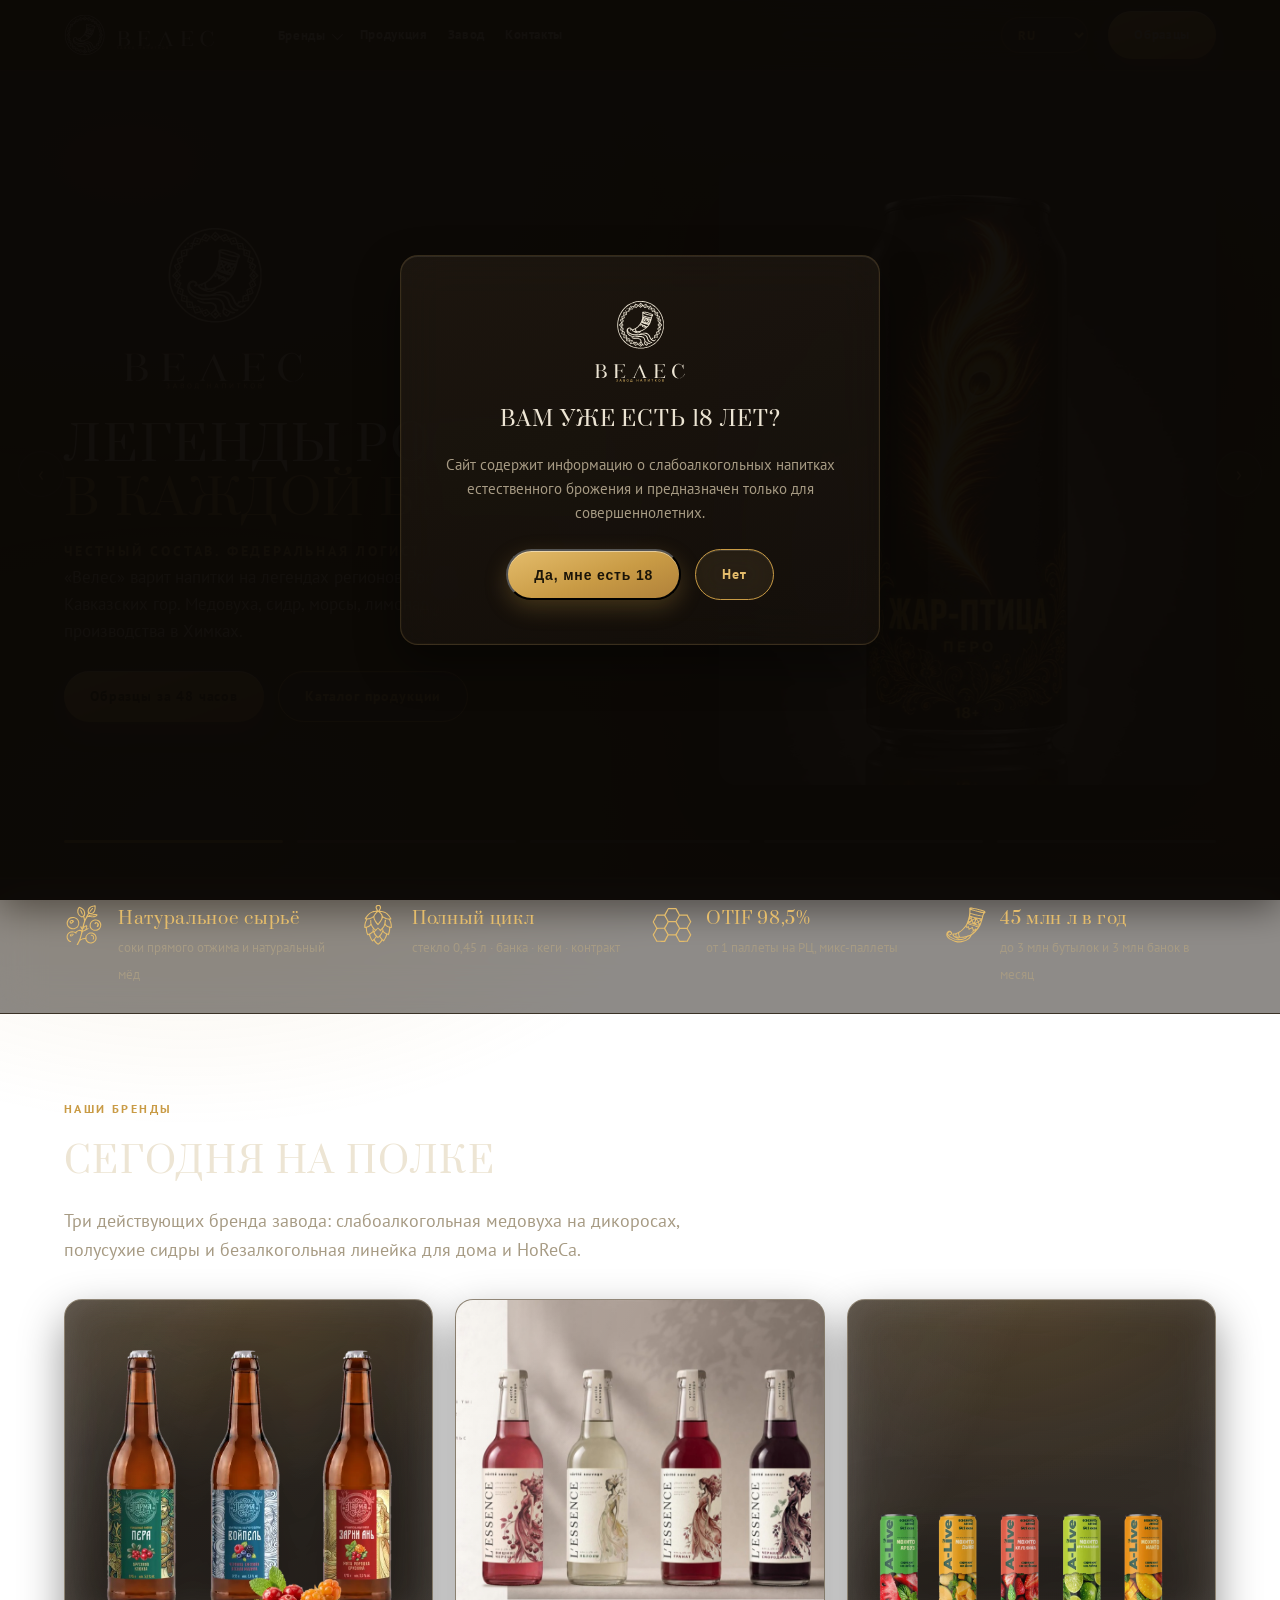
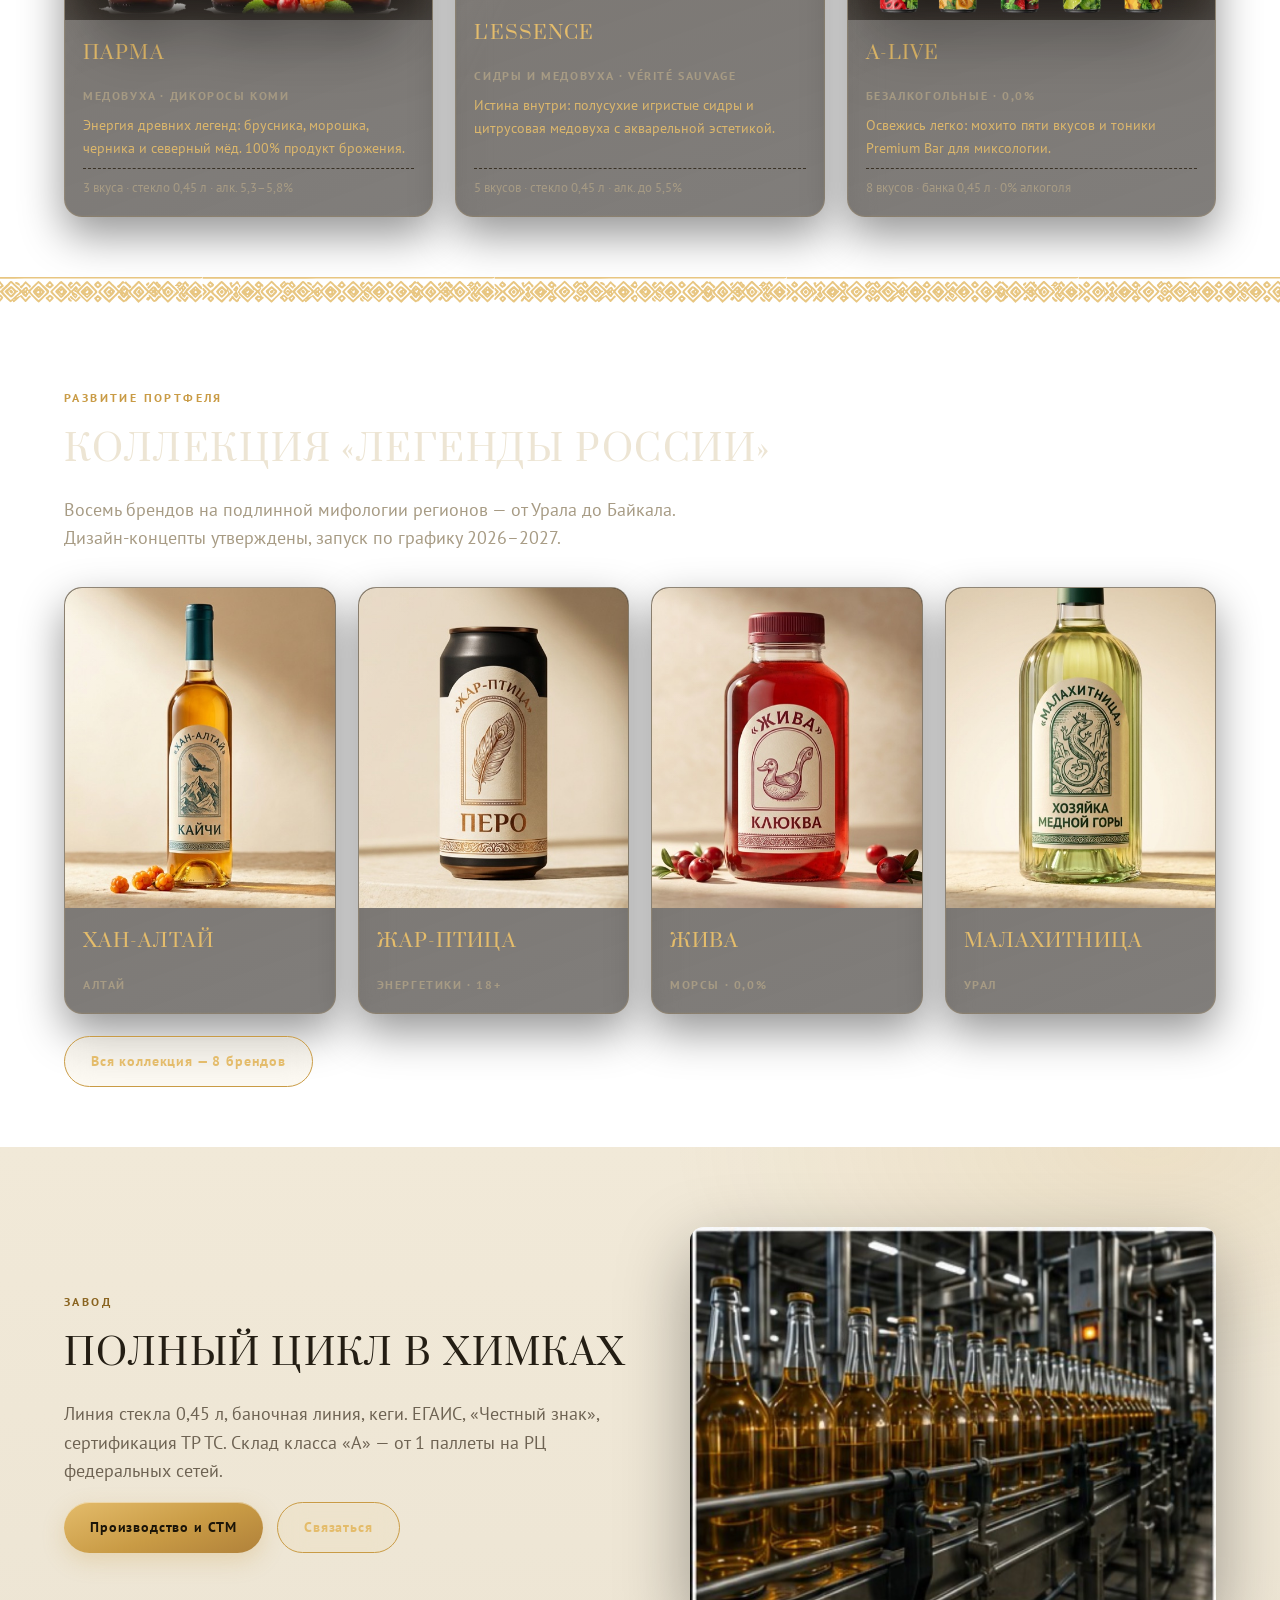
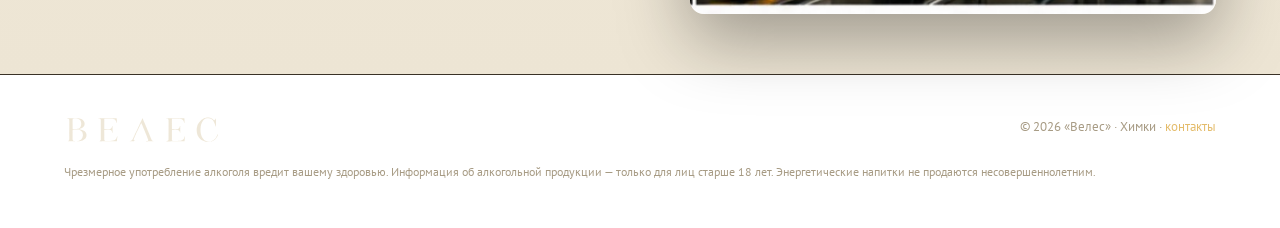
<file: index.html>
<!doctype html>
<html lang="ru">
<head>
<meta charset="utf-8">
<meta name="viewport" content="width=device-width, initial-scale=1">
<title>ВЕЛЕС — завод напитков | Легенды России — в каждой бутылке</title>
<meta name="description" content="Завод напитков «Велес» (Химки): медовуха ПАРМА, сидры L'ESSENCE, безалкогольные A-Live. Коллекция «Легенды России». Полный цикл, СТМ, контрактное производство.">
<meta name="theme-color" content="#14100C">
<meta property="og:title" content="ВЕЛЕС — завод напитков | Легенды России — в каждой бутылке">
<meta property="og:image" content="og-image.png">
<link rel="icon" href="favicon.ico" sizes="32x32">
<link rel="icon" href="favicon.svg" type="image/svg+xml">
<link rel="apple-touch-icon" href="apple-touch-icon.png">
<link rel="manifest" href="site.webmanifest">
<link rel="preconnect" href="https://fonts.googleapis.com">
<link rel="stylesheet" href="https://fonts.googleapis.com/css2?family=Prata&family=PT+Sans:wght@400;700&display=swap">
<link rel="stylesheet" href="colors.css">
<link rel="stylesheet" href="typography.css">
<link rel="stylesheet" href="style.css">
</head>
<body>
<div id="age" class="hidden">
  <div class="box glass">
    <img src="logo-primary.svg" alt="ВЕЛЕС — завод напитков">
    <h2 style="font-size:21px" data-i18n="age.t">Вам уже есть 18 лет?</h2>
    <p data-i18n="age.p">Сайт содержит информацию о слабоалкогольных напитках естественного брожения и предназначен только для совершеннолетних.</p>
    <div class="row">
      <button class="btn" onclick="document.getElementById('age').classList.add('hidden');localStorage.setItem('veles18','y')" data-i18n="age.yes">Да, мне есть 18</button>
      <a class="btn ghost" href="https://ya.ru" data-i18n="age.no">Нет</a>
    </div>
  </div>
</div>
<script>if(localStorage.getItem('veles18')!=='y'){document.getElementById('age').classList.remove('hidden');}</script>
<nav>
  <div class="wrap">
    <a href="index.html"><img class="lg" src="logo-horizontal.svg" alt="ВЕЛЕС — завод напитков"></a>
    <div class="dd">
      <a class="nl" href="legendy.html" data-i18n="nav.brands">Бренды</a>
      <div class="ddm">
        <a href="parma.html" data-i18n="nav.parma">ПАРМА</a>
        <a href="a-live.html" data-i18n="nav.alive">A-LIVE</a>
        <a href="l-essence.html" data-i18n="nav.less">L'ESSENCE</a>
        <div class="sep"></div>
        <a href="legendy.html" data-i18n="nav.leg">Легенды России</a>
      </div>
    </div>
    <a class="nl" href="produkciya.html" data-i18n="nav.prod">Продукция</a>
    <a class="nl" href="zavod.html" data-i18n="nav.plant">Завод</a>
    <a class="nl" href="kontakty.html" data-i18n="nav.cont">Контакты</a>
    <select id="langsel" class="langsel" aria-label="Language"></select>
    <a class="nl cta btn" href="kontakty.html" data-i18n="nav.cta">Образцы</a>
  </div>
</nav>

<header class="slider" id="slider">
  <div class="slide on">
    <div class="wrap" style="display:grid;grid-template-columns:1.1fr .9fr;gap:48px;align-items:center;padding:48px 24px" id="herogrid">
      <div>
        <img src="logo-primary.svg" alt="ВЕЛЕС — завод напитков" style="width:min(300px,70%);margin-bottom:28px">
        <h1><span data-i18n="hero.t1">Легенды России —</span><br><b style="color:var(--v-gold);font-weight:400" data-i18n="hero.t2">в каждой бутылке</b></h1>
        <p class="slogan" style="letter-spacing:.2em;font-family:var(--v-font-text);font-size:14px;font-weight:700" data-i18n="hero.claim">ЧЕСТНЫЙ СОСТАВ. ФЕДЕРАЛЬНАЯ ЛОГИСТИКА.</p>
        <p class="sub" data-i18n="hero.sub">«Велес» варит напитки на легендах регионов России — от тайги Коми до Кавказских гор. Медовуха, сидр, морсы, лимонады и тоники — полный цикл производства в Химках.</p>
        <div style="display:flex;gap:14px;flex-wrap:wrap;margin-top:26px">
          <a class="btn" href="kontakty.html" data-i18n="hero.cta1">Образцы за 48 часов</a>
          <a class="btn ghost" href="produkciya.html" data-i18n="hero.cta2">Каталог продукции</a>
        </div>
      </div>
      <div><img src="hero.jpg" alt="ЖАР-ПТИЦА — энергетик" style="border-radius:18px;box-shadow:0 30px 90px rgba(0,0,0,.6);max-height:70vh;width:auto;margin:0 auto"></div>
    </div>
  </div>
  <div class="slide">
    <div class="wrap slsplit">
      <div class="caption"><img src="logo-parma.webp" alt="ПАРМА" class="brandlogo" style="margin-bottom:10px"><p data-i18n="sl.parma">.</p><a class="btn" href="parma.html" data-i18n="sl.more">Подробнее</a></div>
      <div class="slimg"><img src="cut-parma-line.webp" alt="ПАРМА"></div>
    </div>
  </div>
  <div class="slide">
    <div class="wrap slsplit">
      <div class="caption"><h2>L'ESSENCE<sup>®</sup></h2><p data-i18n="sl.less">.</p><a class="btn" href="l-essence.html" data-i18n="sl.more">Подробнее</a></div>
      <div class="slimg"><img src="prod-lessence-line.jpg" alt="L'ESSENCE" class="framed"></div>
    </div>
  </div>
  <div class="slide">
    <div class="wrap slsplit">
      <div class="caption"><h2>A-Live<sup>&reg;</sup></h2><p data-i18n="sl.alive">.</p><a class="btn" href="a-live.html" data-i18n="sl.more">Подробнее</a></div>
      <div class="slimg"><img src="cut-alive-mojito.webp" alt="A-LIVE"></div>
    </div>
  </div>
  <div class="slide">
    <div class="wrap slsplit">
      <div class="caption"><h2 data-i18n="ix.leg">Коллекция «Легенды России»</h2><p data-i18n="sl.leg">Восемь брендов на подлинной мифологии регионов — от Урала до Байкала.</p><a class="btn" href="legendy.html" data-i18n="sl.more">Подробнее</a></div>
      <div class="slimg"><img src="legendy-v2/web/hero-khan-altai.jpg" alt="ХАН-АЛТАЙ" class="framed"></div>
    </div>
  </div>
  <div class="sarrow prev" onclick="slGo(-1)" role="button" aria-label="Назад">&#8249;</div>
  <div class="sarrow next" onclick="slGo(1)" role="button" aria-label="Вперёд">&#8250;</div>
  <div class="slidebars" id="slidebars"></div>
</header>
<style>@media(max-width:900px){#herogrid{grid-template-columns:1fr!important;padding-top:30px!important;padding-bottom:40px!important}}</style>
<script>
(function(){
  var slides=document.querySelectorAll('#slider .slide'), n=slides.length, idx=0, timer;
  var barsBox=document.getElementById('slidebars');
  for(var i=0;i<n;i++){var b=document.createElement('div');b.className='sbar';b.innerHTML='<i></i>';
    (function(k){b.addEventListener('click',function(){show(k);reset();});})(i);barsBox.appendChild(b);}
  var bars=barsBox.children;
  function show(k){
    idx=(k+n)%n;
    for(var i=0;i<n;i++){slides[i].classList.toggle('on',i===idx);bars[i].classList.remove('on');void bars[i].offsetWidth;}
    bars[idx].classList.add('on');
  }
  window.slGo=function(d){show(idx+d);reset();};
  function reset(){clearInterval(timer);timer=setInterval(function(){show(idx+1);},7000);}
  var box=document.getElementById('slider');
  function fit(){
    var h=0;
    for(var i=0;i<n;i++){var w=slides[i].firstElementChild;if(w&&w.offsetHeight>h)h=w.offsetHeight;}
    var floor=innerWidth>900?Math.round(innerHeight*0.86):0;
    box.style.height=Math.max(floor,h+90)+'px';
  }
  if(window.ResizeObserver){var ro=new ResizeObserver(fit);for(var i=0;i<n;i++){if(slides[i].firstElementChild)ro.observe(slides[i].firstElementChild);}}
  addEventListener('resize',fit);addEventListener('load',fit);fit();
  show(0);reset();
})();
</script>

<div class="strip">
  <div class="wrap">
    <div class="v"><img src="sym-berry.svg" alt=""><div><b data-i18n="v1.t">Натуральное сырьё</b><span data-i18n="v1.s">соки прямого отжима и натуральный мёд</span></div></div>
    <div class="v"><img src="sym-hop.svg" alt=""><div><b data-i18n="v2.t">Полный цикл</b><span data-i18n="v2.s">стекло 0,45 л · банка · кеги · контракт</span></div></div>
    <div class="v"><img src="sym-honeycomb.svg" alt=""><div><b data-i18n="v3.t">OTIF 98,5%</b><span data-i18n="v3.s">от 1 паллеты на РЦ, микс-паллеты</span></div></div>
    <div class="v"><img src="sym-horn.svg" alt=""><div><b data-i18n="v4.t">45 млн л в год</b><span data-i18n="v4.s">до 3 млн бутылок и 3 млн банок в месяц</span></div></div>
  </div>
</div>

<section>
  <div class="wrap">
    <span class="label" data-i18n="ix.brandslbl">Наши бренды</span>
    <h2 data-i18n="ix.brands">Сегодня на полке</h2>
    <p class="lead">Три действующих бренда завода: слабоалкогольная медовуха на дикоросах, полусухие сидры и безалкогольная линейка для дома и HoReCa.</p>
    <div class="skus">
      <a class="sku-card" href="parma.html"><div class="ph2 cutbox"><img src="cut-parma-line.webp" alt="ПАРМА"></div>
        <div class="tx"><h3>ПАРМА</h3><div class="cat">Медовуха · дикоросы Коми</div>
        <p>Энергия древних легенд: брусника, морошка, черника и северный мёд. 100% продукт брожения.</p>
        <div class="meta">3 вкуса · стекло 0,45 л · алк. 5,3–5,8%</div></div></a>
      <a class="sku-card" href="l-essence.html"><div class="ph2"><img src="prod-lessence-line.jpg" alt="L'ESSENCE"></div>
        <div class="tx"><h3>L'ESSENCE</h3><div class="cat">Сидры и медовуха · vérité sauvage</div>
        <p>Истина внутри: полусухие игристые сидры и цитрусовая медовуха с акварельной эстетикой.</p>
        <div class="meta">5 вкусов · стекло 0,45 л · алк. до 5,5%</div></div></a>
      <a class="sku-card" href="a-live.html"><div class="ph2 cutbox"><img src="cut-alive-mojito.webp" alt="A-Live"></div>
        <div class="tx"><h3>A-LIVE</h3><div class="cat">Безалкогольные · 0,0%</div>
        <p>Освежись легко: мохито пяти вкусов и тоники Premium Bar для миксологии.</p>
        <div class="meta">8 вкусов · банка 0,45 л · 0% алкоголя</div></div></a>
    </div>
  </div>
</section>

<div class="orn"></div>

<section>
  <div class="wrap">
    <span class="label" data-i18n="ix.leglbl">Развитие портфеля</span>
    <h2 data-i18n="ix.leg">Коллекция «Легенды России»</h2>
    <p class="lead">Восемь брендов на подлинной мифологии регионов — от Урала до Байкала. Дизайн-концепты утверждены, запуск по графику 2026–2027.</p>
    <div class="brands" style="grid-template-columns:repeat(4,1fr)">
      <a class="bcard" href="legendy.html"><div class="ph3"><img src="legendy-v2/web/hero-khan-altai.jpg" alt="ХАН-АЛТАЙ" loading="lazy"></div><div class="tx"><h3>ХАН-АЛТАЙ</h3><div class="cat">Алтай</div></div></a>
      <a class="bcard" href="legendy.html"><div class="ph3"><img src="legendy-v2/web/hero-zhar-ptitsa.jpg" alt="ЖАР-ПТИЦА" loading="lazy"></div><div class="tx"><h3>ЖАР-ПТИЦА</h3><div class="cat">Энергетики · 18+</div></div></a>
      <a class="bcard" href="legendy.html"><div class="ph3"><img src="legendy-v2/web/hero-zhiva.jpg" alt="ЖИВА" loading="lazy"></div><div class="tx"><h3>ЖИВА</h3><div class="cat">Морсы · 0,0%</div></div></a>
      <a class="bcard" href="legendy.html"><div class="ph3"><img src="legendy-v2/web/hero-malakhitnitsa.jpg" alt="МАЛАХИТНИЦА" loading="lazy"></div><div class="tx"><h3>МАЛАХИТНИЦА</h3><div class="cat">Урал</div></div></a>
    </div>
    <p style="margin-top:22px"><a class="btn ghost" href="legendy.html" data-i18n="ix.all">Вся коллекция — 8 брендов</a></p>
  </div>
</section>

<section class="light">
  <div class="wrap">
    <div class="split">
      <div>
        <span class="label" data-i18n="ix.plantlbl">Завод</span>
        <h2 data-i18n="ix.plant">Полный цикл в Химках</h2>
        <p class="lead" style="margin-bottom:16px">Линия стекла 0,45 л, баночная линия, кеги. ЕГАИС, «Честный знак», сертификация ТР ТС. Склад класса «А» — от 1 паллеты на РЦ федеральных сетей.</p>
        <div style="display:flex;gap:14px;flex-wrap:wrap">
          <a class="btn" href="zavod.html" data-i18n="ix.b2b">Производство и СТМ</a>
          <a class="btn ghost" href="kontakty.html" data-i18n="ix.contact">Связаться</a>
        </div>
      </div>
      <figure class="ph"><img src="photo-line.jpg" alt="Линия розлива завода «Велес»"></figure>
    </div>
  </div>
</section>
<footer>
  <div class="wrap">
    <img src="logo-wordmark.svg" alt="ВЕЛЕС">
    <span>© 2026 «Велес» · Химки · <a href="kontakty.html">контакты</a></span>
    <span class="note18" data-i18n="ft.warn">Чрезмерное употребление алкоголя вредит вашему здоровью. Информация об алкогольной продукции — только для лиц старше 18 лет. Энергетические напитки не продаются несовершеннолетним.</span>
  </div>
</footer>
<script src="i18n.js" defer></script>
</body>
</html>
</file>
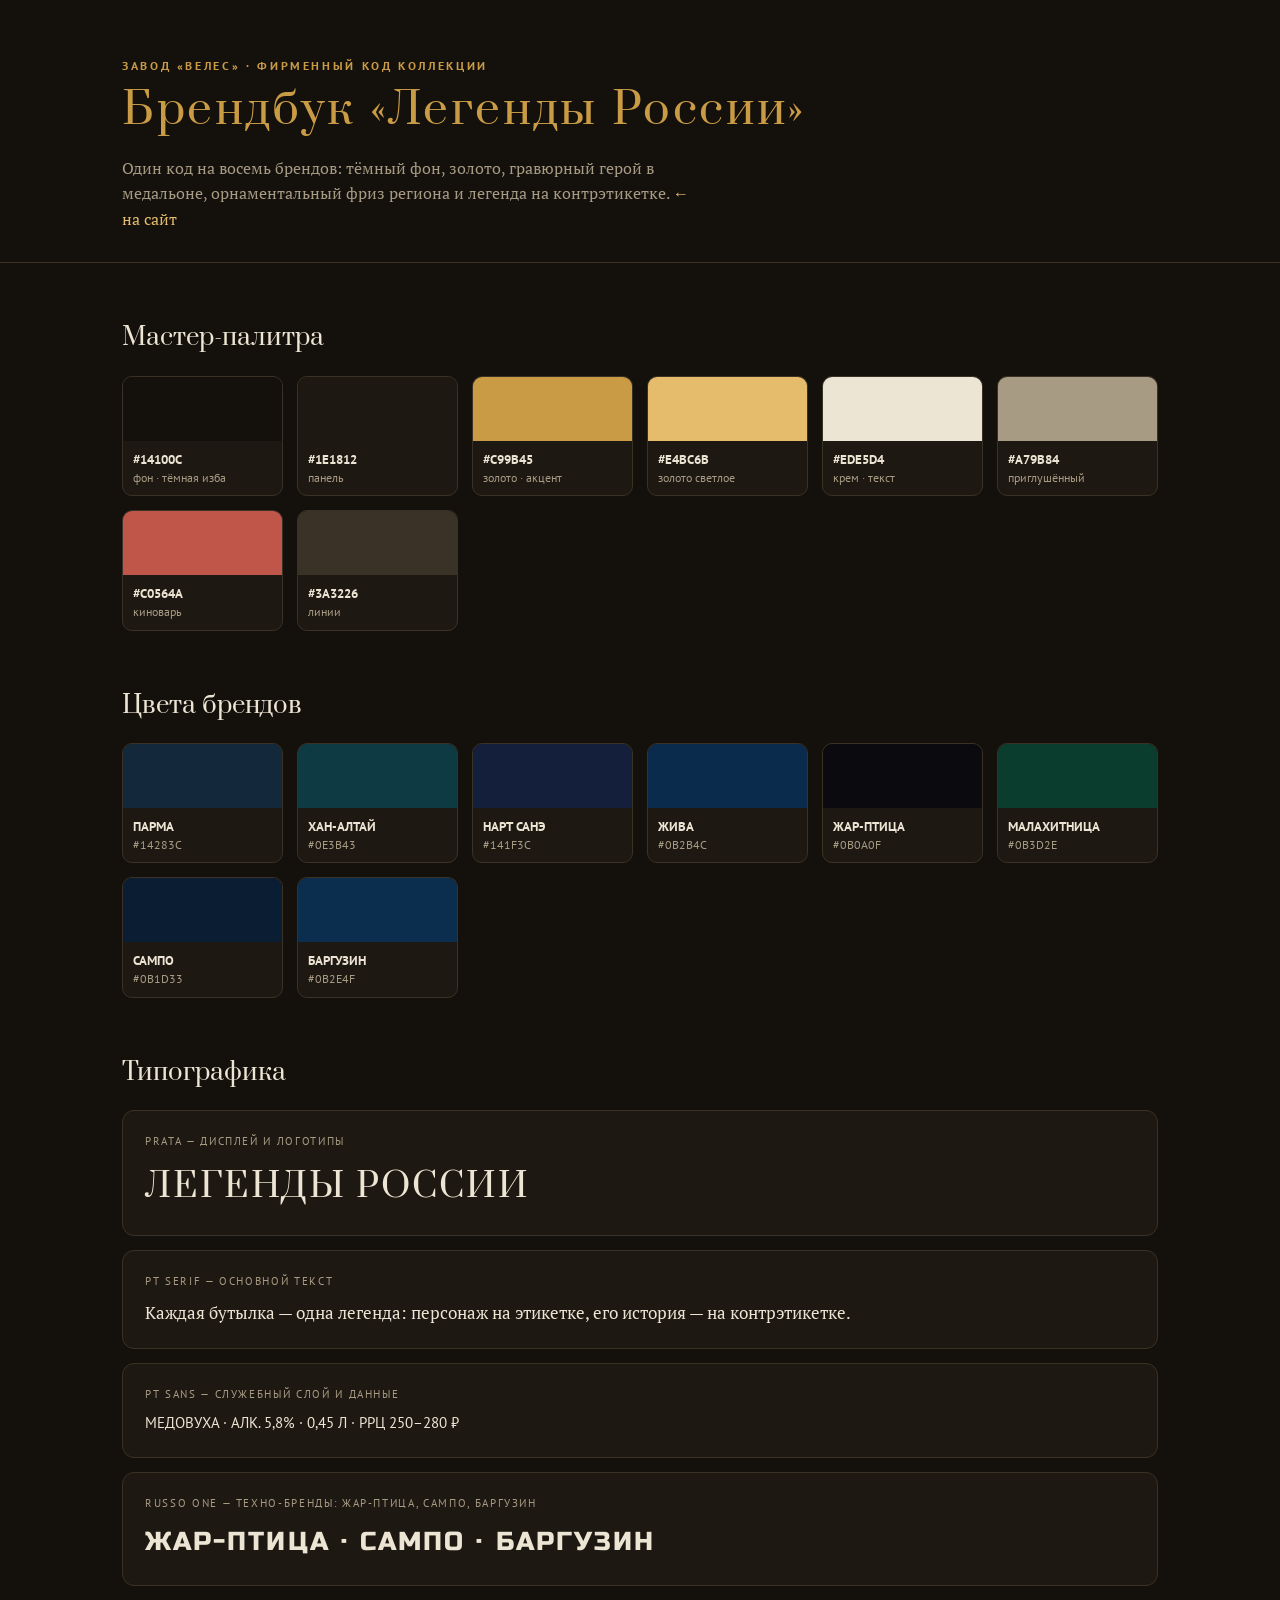
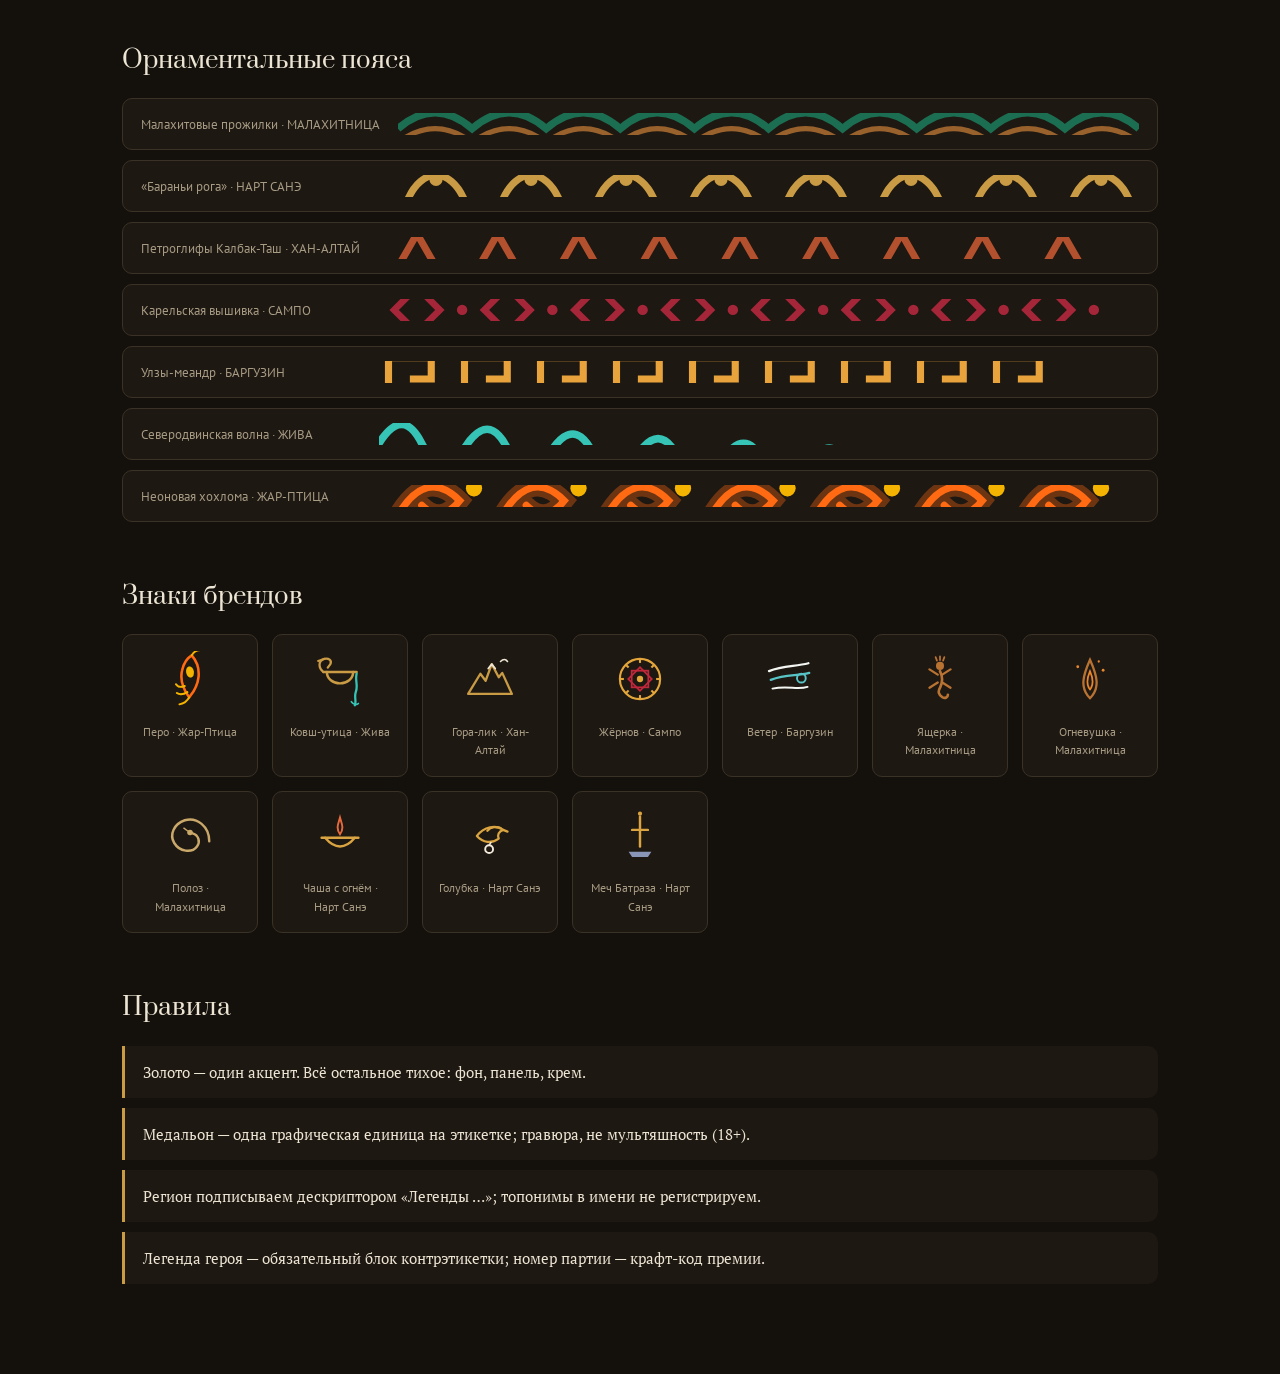
<file: brand-kit/index.html>
<!doctype html>
<html lang="ru">
<head>
<meta charset="utf-8">
<meta name="viewport" content="width=device-width, initial-scale=1">
<title>ВЕЛЕС · Брендбук «Легенды России»</title>
<link rel="preconnect" href="https://fonts.googleapis.com">
<link rel="stylesheet" href="https://fonts.googleapis.com/css2?family=Prata&family=PT+Serif:ital@0;1&family=PT+Sans:wght@400;700&family=Russo+One&display=swap">
<link rel="stylesheet" href="colors/colors.css">
<link rel="stylesheet" href="typography/typography.css">
<style>
*{box-sizing:border-box;margin:0;padding:0}
body{background:var(--veles-bg);color:var(--veles-cream);font-family:'PT Serif',Georgia,serif;line-height:1.6;padding-bottom:80px}
.wrap{max-width:1080px;margin:0 auto;padding:0 22px}
header{padding:56px 0 30px;border-bottom:1px solid var(--veles-line)}
h1{font-family:'Prata',serif;font-size:clamp(30px,4vw,44px);color:var(--veles-gold);letter-spacing:.06em;font-weight:400}
h2{font-family:'Prata',serif;font-size:24px;margin:56px 0 18px;font-weight:400}
.sub{color:var(--veles-muted);margin-top:10px;max-width:64ch}
a{color:var(--veles-gold-bright);text-decoration:none}
.grid{display:grid;grid-template-columns:repeat(auto-fill,minmax(150px,1fr));gap:14px}
.sw{border:1px solid var(--veles-line);border-radius:10px;overflow:hidden;background:var(--veles-panel)}
.sw .c{height:64px}
.sw .t{padding:8px 10px;font-family:'PT Sans',sans-serif;font-size:11.5px;color:var(--veles-muted)}
.sw .t b{display:block;color:var(--veles-cream);font-size:12.5px}
.typo{background:var(--veles-panel);border:1px solid var(--veles-line);border-radius:12px;padding:22px;margin-bottom:14px}
.typo .lbl{font-family:'PT Sans',sans-serif;font-size:11px;letter-spacing:.15em;text-transform:uppercase;color:var(--veles-muted);margin-bottom:8px}
.band{background:var(--veles-panel);border:1px solid var(--veles-line);border-radius:10px;padding:14px 18px;display:flex;align-items:center;gap:18px;margin-bottom:10px}
.band img{height:22px;flex:1;object-fit:cover}
.band .n{font-family:'PT Sans',sans-serif;font-size:12.5px;color:var(--veles-muted);min-width:220px}
.syms{display:grid;grid-template-columns:repeat(auto-fill,minmax(120px,1fr));gap:14px}
.sym{background:var(--veles-panel);border:1px solid var(--veles-line);border-radius:10px;padding:16px;text-align:center}
.sym img{width:56px;height:56px}
.sym .n{font-family:'PT Sans',sans-serif;font-size:11.5px;color:var(--veles-muted);margin-top:8px}
.rule{background:var(--veles-panel);border-left:3px solid var(--veles-gold);border-radius:0 10px 10px 0;padding:14px 18px;margin-bottom:10px;font-size:15px}
</style>
</head>
<body>
<header><div class="wrap">
  <div class="veles-eyebrow">Завод «Велес» · фирменный код коллекции</div>
  <h1>Брендбук «Легенды России»</h1>
  <p class="sub">Один код на восемь брендов: тёмный фон, золото, гравюрный герой в медальоне, орнаментальный фриз региона и легенда на контрэтикетке. <a href="../">← на сайт</a></p>
</div></header>
<div class="wrap">
  <h2>Мастер-палитра</h2>
  <div class="grid">
    <div class="sw"><div class="c" style="background:#14100C"></div><div class="t"><b>#14100C</b>фон · тёмная изба</div></div>
    <div class="sw"><div class="c" style="background:#1E1812"></div><div class="t"><b>#1E1812</b>панель</div></div>
    <div class="sw"><div class="c" style="background:#C99B45"></div><div class="t"><b>#C99B45</b>золото · акцент</div></div>
    <div class="sw"><div class="c" style="background:#E4BC6B"></div><div class="t"><b>#E4BC6B</b>золото светлое</div></div>
    <div class="sw"><div class="c" style="background:#EDE5D4"></div><div class="t"><b>#EDE5D4</b>крем · текст</div></div>
    <div class="sw"><div class="c" style="background:#A79B84"></div><div class="t"><b>#A79B84</b>приглушённый</div></div>
    <div class="sw"><div class="c" style="background:#C0564A"></div><div class="t"><b>#C0564A</b>киноварь</div></div>
    <div class="sw"><div class="c" style="background:#3A3226"></div><div class="t"><b>#3A3226</b>линии</div></div>
  </div>
  <h2>Цвета брендов</h2>
  <div class="grid">
    <div class="sw"><div class="c" style="background:#14283C"></div><div class="t"><b>ПАРМА</b>#14283C</div></div>
    <div class="sw"><div class="c" style="background:#0E3B43"></div><div class="t"><b>ХАН-АЛТАЙ</b>#0E3B43</div></div>
    <div class="sw"><div class="c" style="background:#141F3C"></div><div class="t"><b>НАРТ САНЭ</b>#141F3C</div></div>
    <div class="sw"><div class="c" style="background:#0B2B4C"></div><div class="t"><b>ЖИВА</b>#0B2B4C</div></div>
    <div class="sw"><div class="c" style="background:#0B0A0F"></div><div class="t"><b>ЖАР-ПТИЦА</b>#0B0A0F</div></div>
    <div class="sw"><div class="c" style="background:#0B3D2E"></div><div class="t"><b>МАЛАХИТНИЦА</b>#0B3D2E</div></div>
    <div class="sw"><div class="c" style="background:#0B1D33"></div><div class="t"><b>САМПО</b>#0B1D33</div></div>
    <div class="sw"><div class="c" style="background:#0B2E4F"></div><div class="t"><b>БАРГУЗИН</b>#0B2E4F</div></div>
  </div>
  <h2>Типографика</h2>
  <div class="typo"><div class="lbl">Prata — дисплей и логотипы</div>
    <div style="font-family:'Prata',serif;font-size:34px;letter-spacing:.06em">ЛЕГЕНДЫ РОССИИ</div></div>
  <div class="typo"><div class="lbl">PT Serif — основной текст</div>
    <div style="font-size:17px">Каждая бутылка — одна легенда: персонаж на этикетке, его история — на контрэтикетке.</div></div>
  <div class="typo"><div class="lbl">PT Sans — служебный слой и данные</div>
    <div style="font-family:'PT Sans',sans-serif;font-size:15px">МЕДОВУХА · АЛК. 5,8% · 0,45 Л · РРЦ 250–280 ₽</div></div>
  <div class="typo"><div class="lbl">Russo One — техно-бренды: Жар-Птица, Сампо, Баргузин</div>
    <div style="font-family:'Russo One',sans-serif;font-size:26px;letter-spacing:.08em">ЖАР-ПТИЦА · САМПО · БАРГУЗИН</div></div>
  <h2>Орнаментальные пояса</h2>
  <div class="band"><span class="n">Малахитовые прожилки · МАЛАХИТНИЦА</span><img src="patterns/malachite-band.svg" alt=""></div>
  <div class="band"><span class="n">«Бараньи рога» · НАРТ САНЭ</span><img src="patterns/horns-band.svg" alt=""></div>
  <div class="band"><span class="n">Петроглифы Калбак-Таш · ХАН-АЛТАЙ</span><img src="patterns/petro-band.svg" alt=""></div>
  <div class="band"><span class="n">Карельская вышивка · САМПО</span><img src="patterns/star-band.svg" alt=""></div>
  <div class="band"><span class="n">Улзы-меандр · БАРГУЗИН</span><img src="patterns/meander-band.svg" alt=""></div>
  <div class="band"><span class="n">Северодвинская волна · ЖИВА</span><img src="patterns/wave-band.svg" alt=""></div>
  <div class="band"><span class="n">Неоновая хохлома · ЖАР-ПТИЦА</span><img src="patterns/khokhloma-band.svg" alt=""></div>
  <h2>Знаки брендов</h2>
  <div class="syms">
    <div class="sym"><img src="symbols/feather.svg" alt=""><div class="n">Перо · Жар-Птица</div></div>
    <div class="sym"><img src="symbols/kovsh.svg" alt=""><div class="n">Ковш-утица · Жива</div></div>
    <div class="sym"><img src="symbols/mountain.svg" alt=""><div class="n">Гора-лик · Хан-Алтай</div></div>
    <div class="sym"><img src="symbols/millstone.svg" alt=""><div class="n">Жёрнов · Сампо</div></div>
    <div class="sym"><img src="symbols/wind.svg" alt=""><div class="n">Ветер · Баргузин</div></div>
    <div class="sym"><img src="symbols/lizard.svg" alt=""><div class="n">Ящерка · Малахитница</div></div>
    <div class="sym"><img src="symbols/flame.svg" alt=""><div class="n">Огневушка · Малахитница</div></div>
    <div class="sym"><img src="symbols/serpent.svg" alt=""><div class="n">Полоз · Малахитница</div></div>
    <div class="sym"><img src="symbols/bowlflame.svg" alt=""><div class="n">Чаша с огнём · Нарт Санэ</div></div>
    <div class="sym"><img src="symbols/dove.svg" alt=""><div class="n">Голубка · Нарт Санэ</div></div>
    <div class="sym"><img src="symbols/sword.svg" alt=""><div class="n">Меч Батраза · Нарт Санэ</div></div>
  </div>
  <h2>Правила</h2>
  <div class="rule">Золото — один акцент. Всё остальное тихое: фон, панель, крем.</div>
  <div class="rule">Медальон — одна графическая единица на этикетке; гравюра, не мультяшность (18+).</div>
  <div class="rule">Регион подписываем дескриптором «Легенды …»; топонимы в имени не регистрируем.</div>
  <div class="rule">Легенда героя — обязательный блок контрэтикетки; номер партии — крафт-код премии.</div>
</div>
</body>
</html>
</file>
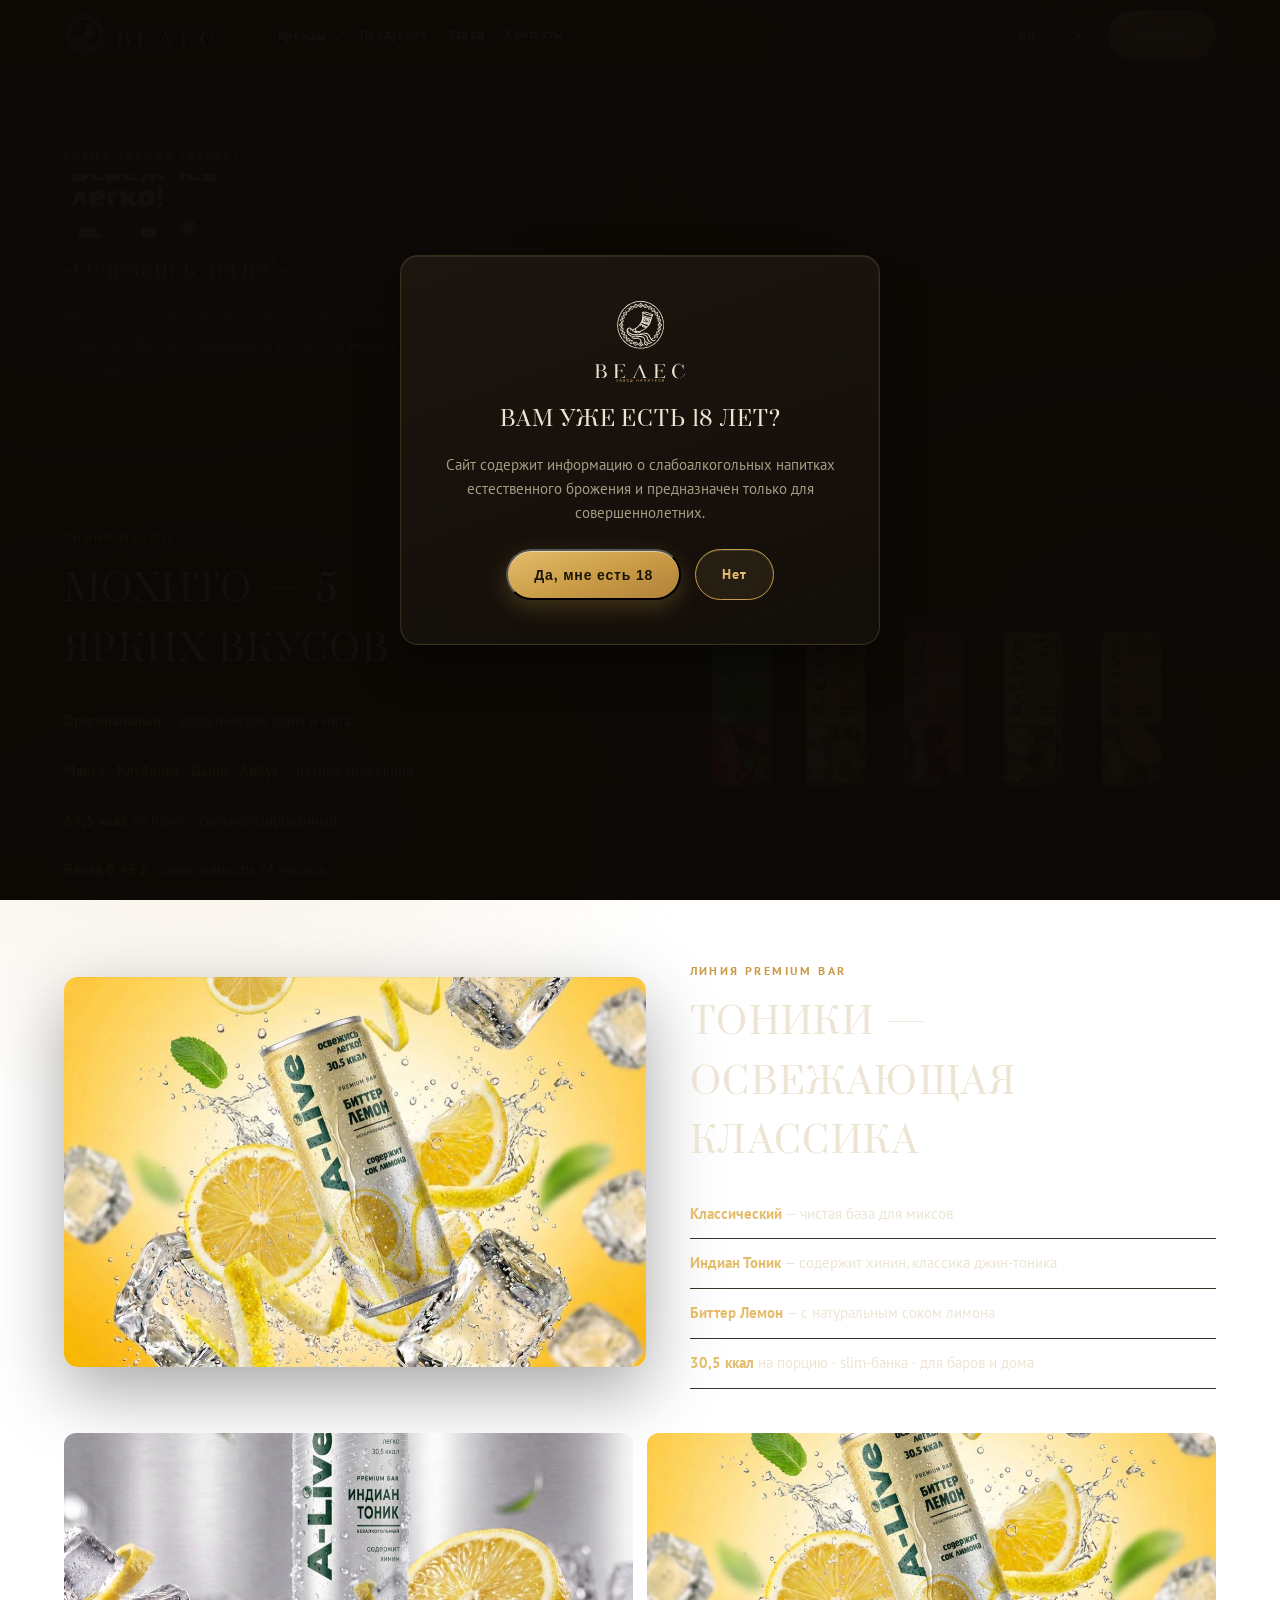
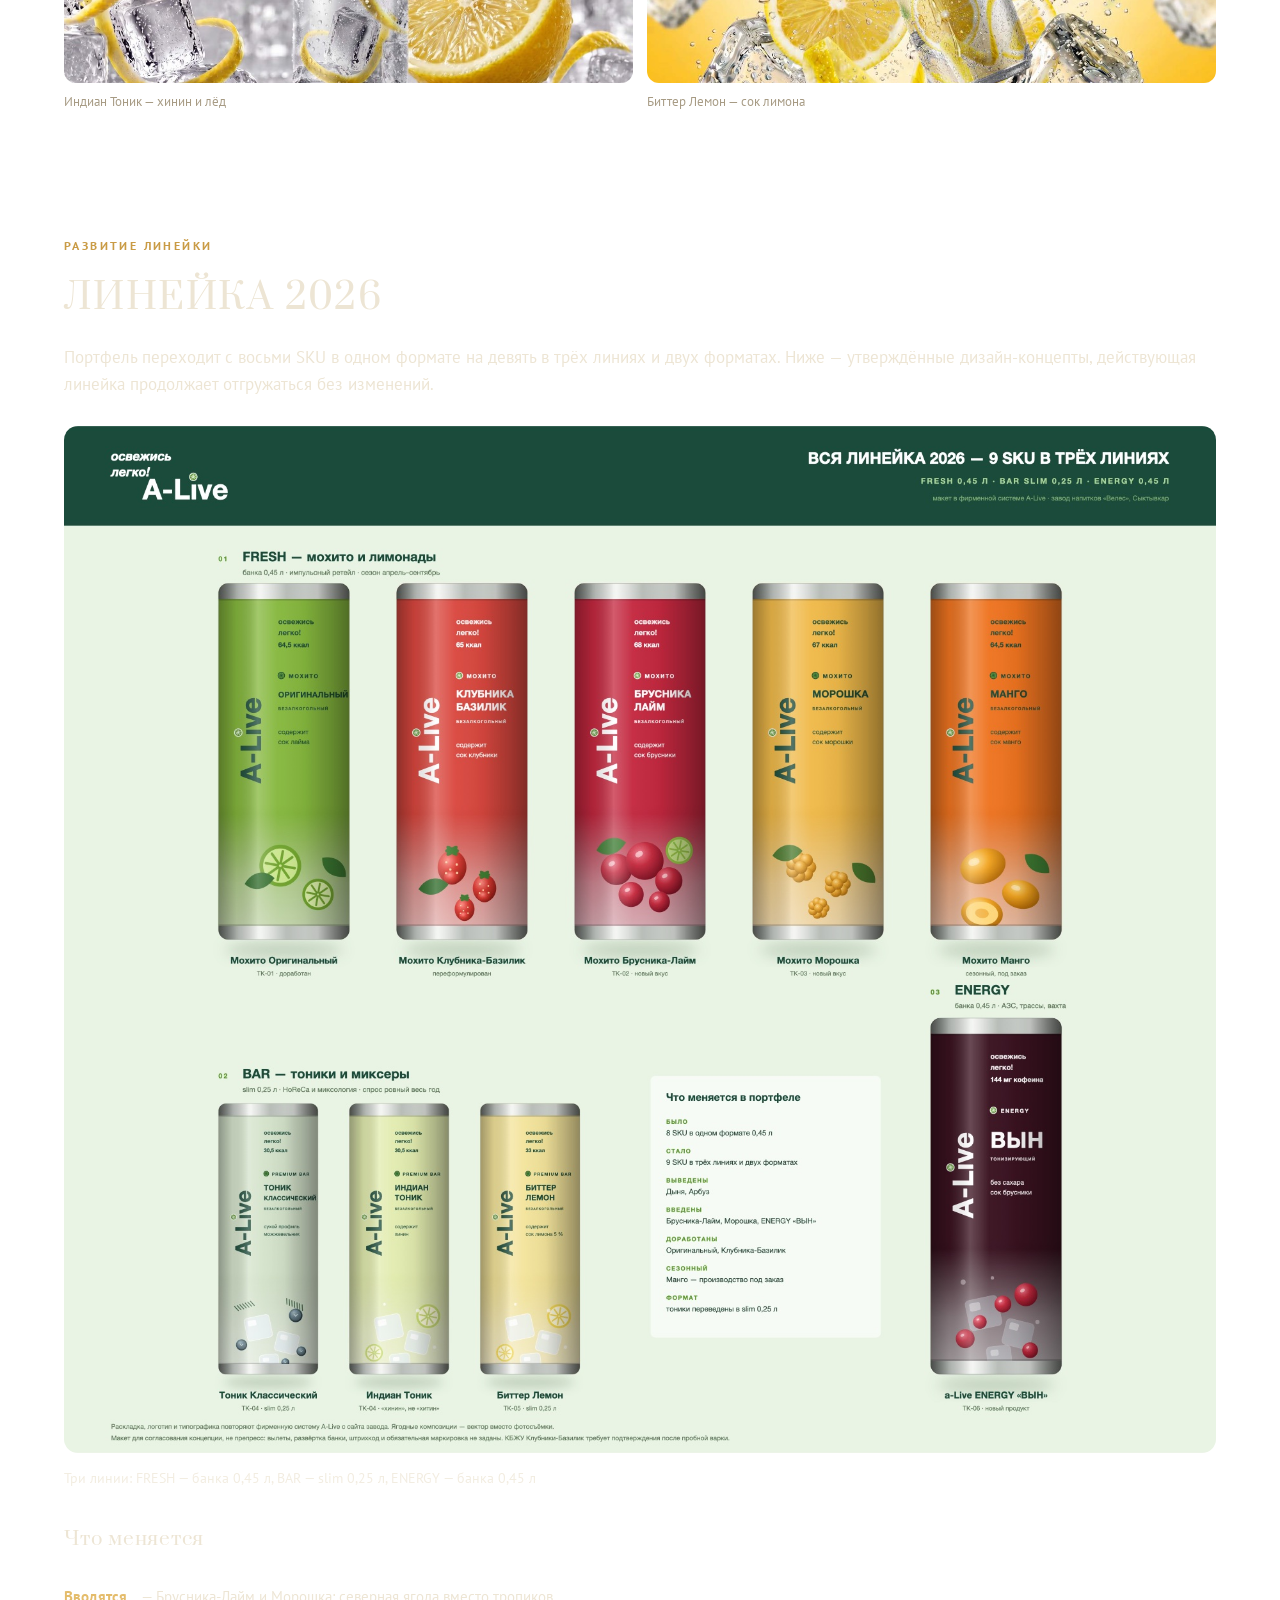
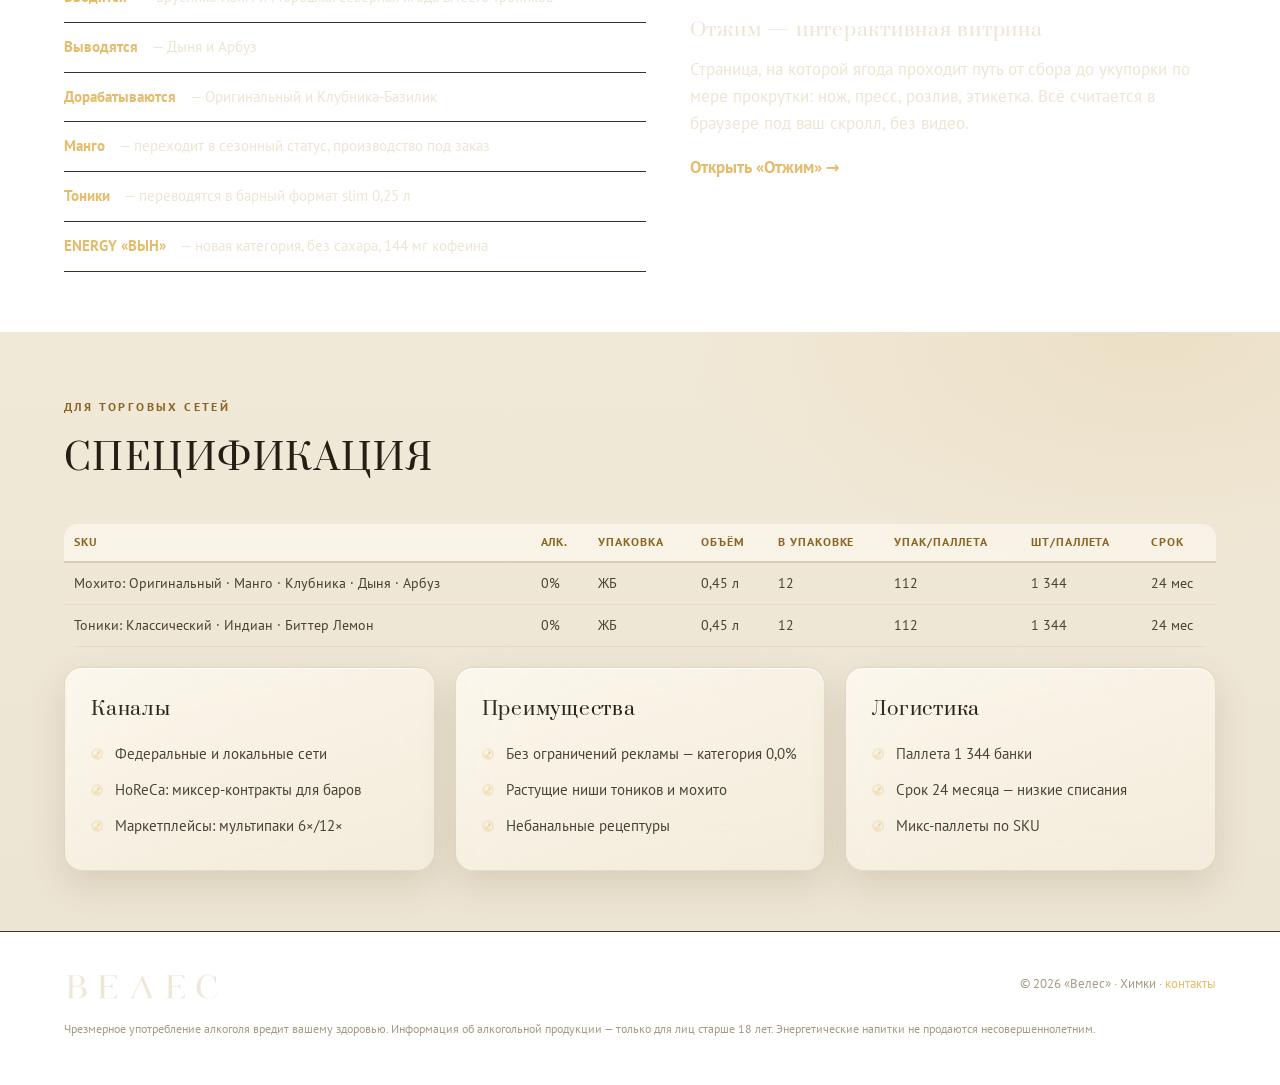
<file: a-live.html>
<!doctype html>
<html lang="ru">
<head>
<meta charset="utf-8">
<meta name="viewport" content="width=device-width, initial-scale=1">
<title>A-LIVE — безалкогольные напитки | Велес</title>
<meta name="description" content="A-Live: мохито пяти вкусов и тоники Premium Bar (Классический, Индиан, Биттер Лемон). 0% алкоголя, банка 0,45 л.">
<meta name="theme-color" content="#14100C">
<meta property="og:title" content="A-LIVE — безалкогольные напитки | Велес">
<meta property="og:image" content="og-image.png">
<link rel="icon" href="favicon.ico" sizes="32x32">
<link rel="icon" href="favicon.svg" type="image/svg+xml">
<link rel="apple-touch-icon" href="apple-touch-icon.png">
<link rel="manifest" href="site.webmanifest">
<link rel="preconnect" href="https://fonts.googleapis.com">
<link rel="stylesheet" href="https://fonts.googleapis.com/css2?family=Prata&family=PT+Sans:wght@400;700&display=swap">
<link rel="stylesheet" href="colors.css">
<link rel="stylesheet" href="typography.css">
<link rel="stylesheet" href="style.css">
</head>
<body>
<div id="age" class="hidden">
  <div class="box glass">
    <img src="logo-primary.svg" alt="ВЕЛЕС — завод напитков">
    <h2 style="font-size:21px" data-i18n="age.t">Вам уже есть 18 лет?</h2>
    <p data-i18n="age.p">Сайт содержит информацию о слабоалкогольных напитках естественного брожения и предназначен только для совершеннолетних.</p>
    <div class="row">
      <button class="btn" onclick="document.getElementById('age').classList.add('hidden');localStorage.setItem('veles18','y')" data-i18n="age.yes">Да, мне есть 18</button>
      <a class="btn ghost" href="https://ya.ru" data-i18n="age.no">Нет</a>
    </div>
  </div>
</div>
<script>if(localStorage.getItem('veles18')!=='y'){document.getElementById('age').classList.remove('hidden');}</script>
<nav>
  <div class="wrap">
    <a href="index.html"><img class="lg" src="logo-horizontal.svg" alt="ВЕЛЕС — завод напитков"></a>
    <div class="dd">
      <a class="nl" href="legendy.html" data-i18n="nav.brands">Бренды</a>
      <div class="ddm">
        <a href="parma.html" data-i18n="nav.parma">ПАРМА</a>
        <a href="a-live.html" data-i18n="nav.alive">A-LIVE</a>
        <a href="l-essence.html" data-i18n="nav.less">L'ESSENCE</a>
        <div class="sep"></div>
        <a href="legendy.html" data-i18n="nav.leg">Легенды России</a>
      </div>
    </div>
    <a class="nl" href="produkciya.html" data-i18n="nav.prod">Продукция</a>
    <a class="nl" href="zavod.html" data-i18n="nav.plant">Завод</a>
    <a class="nl" href="kontakty.html" data-i18n="nav.cont">Контакты</a>
    <select id="langsel" class="langsel" aria-label="Language"></select>
    <a class="nl cta btn" href="kontakty.html" data-i18n="nav.cta">Образцы</a>
  </div>
</nav>
<div class="hero-page"><div class="wrap"><span class="label">Бренд завода «Велес»</span><img src="logo-alive.webp" alt="A-LIVE" class="brandlogo wide"><h1 style="position:absolute;left:-9999px">A-LIVE</h1><p class="slogan">«Освежись легко!»</p><p class="sub">Безалкогольная линейка завода: сильногазированные мохито и тоники Premium Bar для домашней и барной миксологии. 0% алкоголя, лёгкие калории.</p></div></div>
<section>
  <div class="wrap">
    <div class="split" style="margin-bottom:60px">
      <div>
        <span class="label">Линия Mojito</span>
        <h2>Мохито — 5 ярких вкусов</h2>
        <ul class="speclist">
          <li><span><b>Оригинальный</b> — классический лайм и мята</span></li>
          <li><span><b>Манго</b> · <b>Клубника</b> · <b>Дыня</b> · <b>Арбуз</b> — летняя коллекция</span></li>
          <li><span><b>64,5 ккал</b> на банку · сильногазированный</span></li>
          <li><span><b>Банка 0,45 л</b> · срок годности 24 месяца</span></li>
        </ul>
      </div>
      <figure class="ph cut"><img src="cut-alive-mojito.webp" alt="A-Live Мохито — 5 вкусов"></figure>
    </div>
    <div class="split">
      <figure class="ph"><img src="prod-alive-bitter.jpg" alt="A-Live тоники Premium Bar"></figure>
      <div>
        <span class="label">Линия Premium Bar</span>
        <h2>Тоники — освежающая классика</h2>
        <ul class="speclist">
          <li><span><b>Классический</b> — чистая база для миксов</span></li>
          <li><span><b>Индиан Тоник</b> — содержит хинин, классика джин-тоника</span></li>
          <li><span><b>Биттер Лемон</b> — с натуральным соком лимона</span></li>
          <li><span><b>30,5 ккал</b> на порцию · slim-банка · для баров и дома</span></li>
        </ul>
      </div>
    </div>
    <div class="gal" style="margin-top:44px;grid-template-columns:repeat(2,1fr)">
      <figure><img src="prod-alive-indian.jpg" alt="A-Live Индиан Тоник"><figcaption>Индиан Тоник — хинин и лёд</figcaption></figure>
      <figure><img src="prod-alive-splash.jpg" alt="A-Live Биттер Лемон"><figcaption>Биттер Лемон — сок лимона</figcaption></figure>
    </div>
  </div>
</section>
<section style="padding-top:60px">
  <div class="wrap">
    <span class="label">Развитие линейки</span>
    <h2>Линейка 2026</h2>
    <p class="sub">Портфель переходит с восьми SKU в одном формате на девять в трёх линиях и двух форматах. Ниже — утверждённые дизайн-концепты, действующая линейка продолжает отгружаться без изменений.</p>
    <figure style="margin:28px 0 0">
      <img src="legendy-v2/web/a-live-liniya-2026.jpg" alt="Линейка A-Live 2026: FRESH, BAR и ENERGY" loading="lazy" decoding="async" style="width:100%;height:auto;display:block;border-radius:14px">
      <figcaption style="margin-top:14px;opacity:.7;font-size:14px">Три линии: FRESH — банка 0,45 л, BAR — slim 0,25 л, ENERGY — банка 0,45 л</figcaption>
    </figure>
    <div class="split" style="margin-top:34px">
      <div>
        <h3>Что меняется</h3>
        <ul class="speclist">
          <li><b>Вводятся</b> — Брусника-Лайм и Морошка: северная ягода вместо тропиков</li>
          <li><b>Выводятся</b> — Дыня и Арбуз</li>
          <li><b>Дорабатываются</b> — Оригинальный и Клубника-Базилик</li>
          <li><b>Манго</b> — переходит в сезонный статус, производство под заказ</li>
          <li><b>Тоники</b> — переводятся в барный формат slim 0,25 л</li>
          <li><b>ENERGY «ВЫН»</b> — новая категория, без сахара, 144 мг кофеина</li>
        </ul>
      </div>
      <div>
        <h3>Отжим — интерактивная витрина</h3>
        <p>Страница, на которой ягода проходит путь от сбора до укупорки по мере прокрутки: нож, пресс, розлив, этикетка. Всё считается в браузере под ваш скролл, без видео.</p>
        <p style="margin-top:16px"><a href="otzhim.html" style="font-weight:600">Открыть «Отжим» →</a></p>
      </div>
    </div>
  </div>
</section>
<section class="light" style="padding-top:60px">
  <div class="wrap">
    <span class="label">Для торговых сетей</span>
    <h2>Спецификация</h2>
    <div class="tablewrap"><table class="spec">
      <tr><th>SKU</th><th>Алк.</th><th>Упаковка</th><th>Объём</th><th>В упаковке</th><th>Упак/паллета</th><th>Шт/паллета</th><th>Срок</th></tr>
      <tr><td>Мохито: Оригинальный · Манго · Клубника · Дыня · Арбуз</td><td class="num">0%</td><td>ЖБ</td><td class="num">0,45 л</td><td class="num">12</td><td class="num">112</td><td class="num">1 344</td><td class="num">24 мес</td></tr>
      <tr><td>Тоники: Классический · Индиан · Биттер Лемон</td><td class="num">0%</td><td>ЖБ</td><td class="num">0,45 л</td><td class="num">12</td><td class="num">112</td><td class="num">1 344</td><td class="num">24 мес</td></tr>
    </table></div>
    <div class="grid3">
      <div class="card"><h3>Каналы</h3><ul><li>Федеральные и локальные сети</li><li>HoReCa: миксер-контракты для баров</li><li>Маркетплейсы: мультипаки 6×/12×</li></ul></div>
      <div class="card"><h3>Преимущества</h3><ul><li>Без ограничений рекламы — категория 0,0%</li><li>Растущие ниши тоников и мохито</li><li>Небанальные рецептуры</li></ul></div>
      <div class="card"><h3>Логистика</h3><ul><li>Паллета 1 344 банки</li><li>Срок 24 месяца — низкие списания</li><li>Микс-паллеты по SKU</li></ul></div>
    </div>
  </div>
</section>
<footer>
  <div class="wrap">
    <img src="logo-wordmark.svg" alt="ВЕЛЕС">
    <span>© 2026 «Велес» · Химки · <a href="kontakty.html">контакты</a></span>
    <span class="note18" data-i18n="ft.warn">Чрезмерное употребление алкоголя вредит вашему здоровью. Информация об алкогольной продукции — только для лиц старше 18 лет. Энергетические напитки не продаются несовершеннолетним.</span>
  </div>
</footer>
<script src="i18n.js" defer></script>
</body>
</html>
</file>
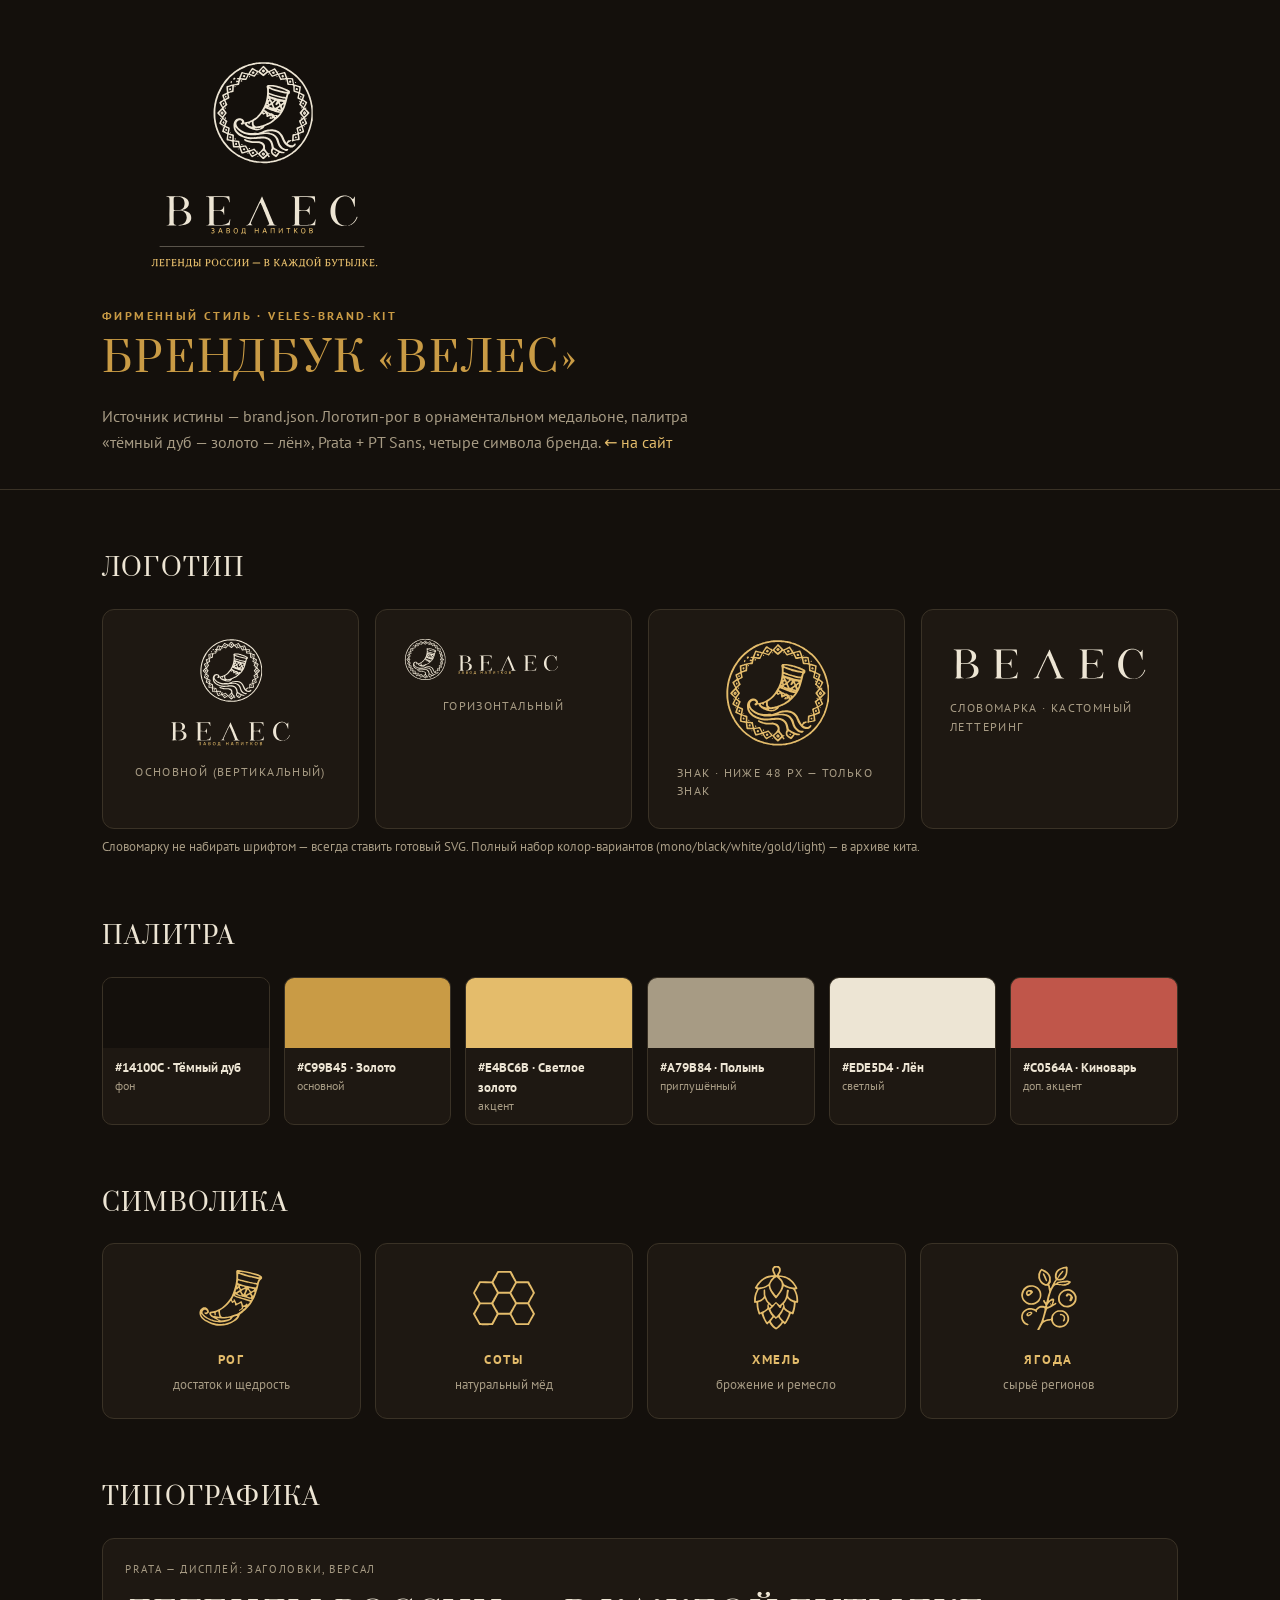
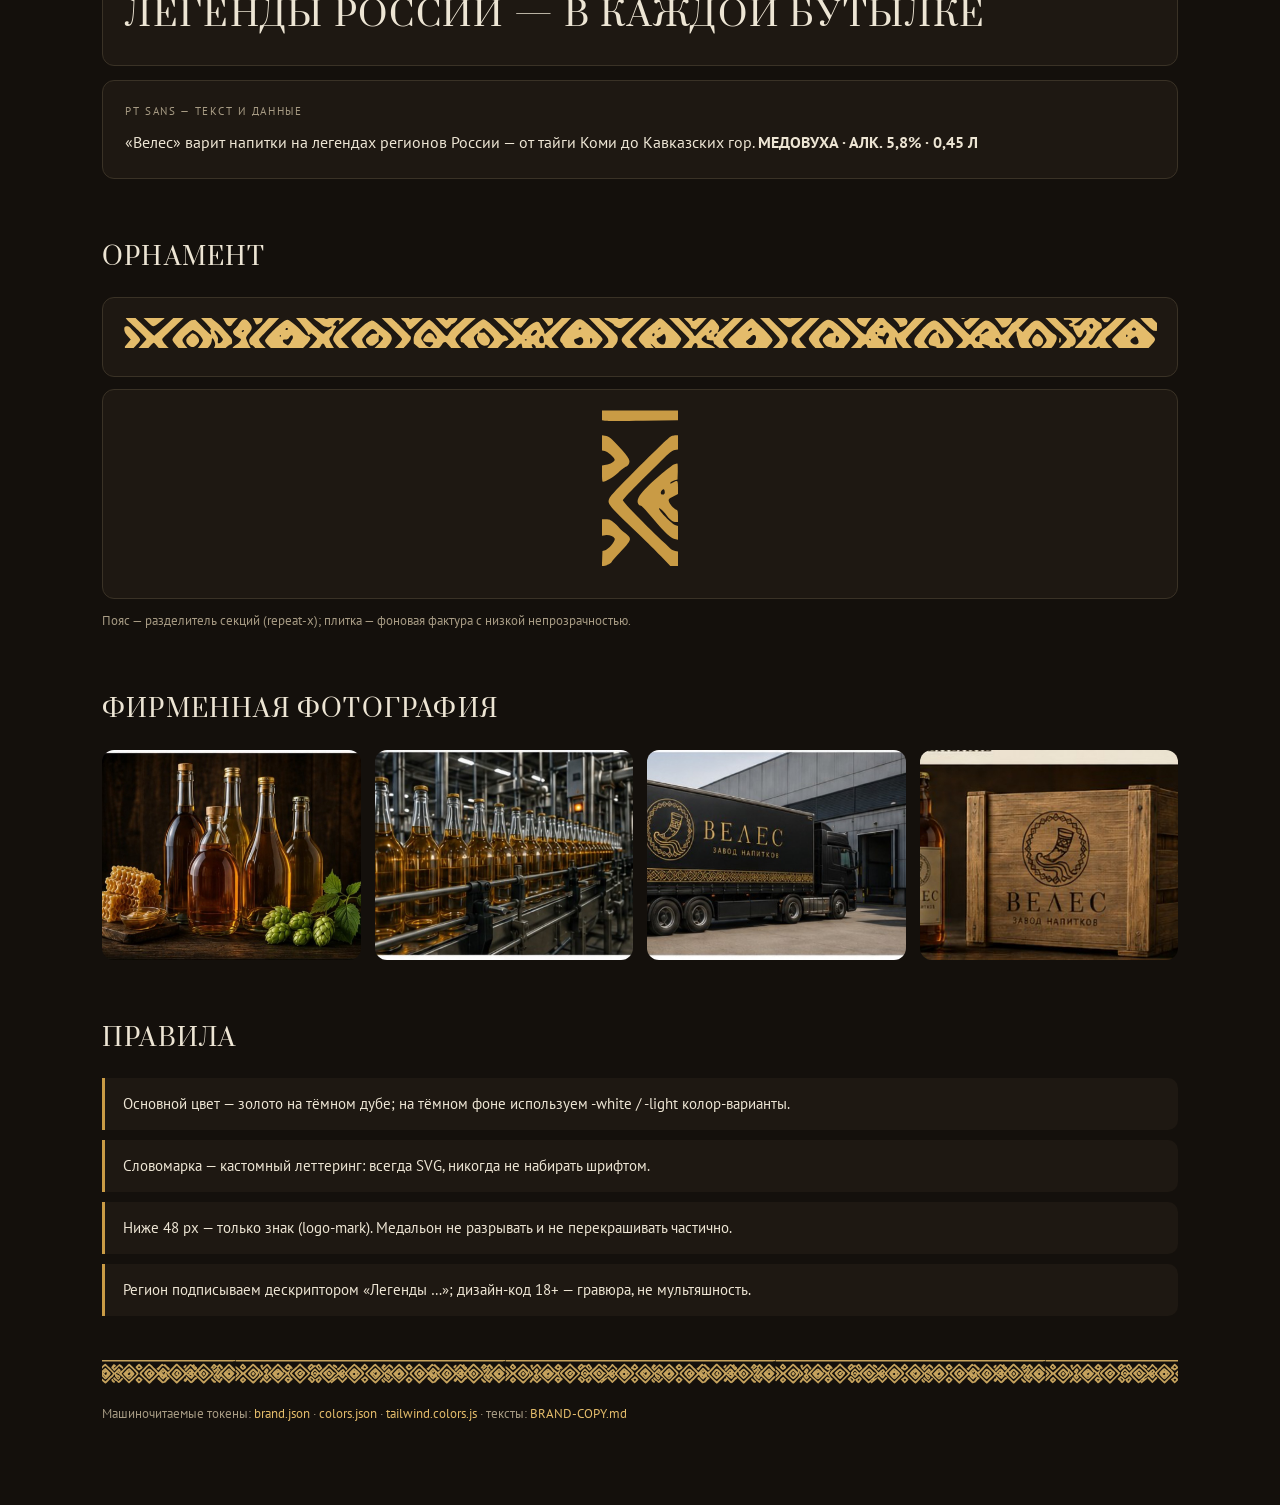
<file: brandbook.html>
<!doctype html>
<html lang="ru">
<head>
<meta charset="utf-8">
<meta name="viewport" content="width=device-width, initial-scale=1">
<title>ВЕЛЕС · Брендбук</title>
<link rel="icon" href="favicon.svg" type="image/svg+xml">
<link rel="preconnect" href="https://fonts.googleapis.com">
<link rel="stylesheet" href="https://fonts.googleapis.com/css2?family=Prata&family=PT+Sans:wght@400;700&display=swap">
<link rel="stylesheet" href="colors.css">
<link rel="stylesheet" href="typography.css">
<style>
*{box-sizing:border-box;margin:0;padding:0}
body{background:var(--v-bg);color:var(--v-fg);font-family:var(--v-font-text);line-height:1.6;padding-bottom:80px}
img{max-width:100%}
.wrap{max-width:1120px;margin:0 auto;padding:0 22px}
a{color:var(--v-accent);text-decoration:none}
header{padding:60px 0 34px;border-bottom:1px solid #3A3226}
header img{width:min(320px,80%);margin-bottom:26px}
h1{font-family:var(--v-font-display);font-weight:400;font-size:clamp(28px,4vw,42px);letter-spacing:.05em;text-transform:uppercase;color:var(--v-gold)}
h2{font-family:var(--v-font-display);font-weight:400;font-size:24px;letter-spacing:.05em;text-transform:uppercase;margin:60px 0 20px}
.label{font-weight:700;font-size:12px;letter-spacing:.2em;text-transform:uppercase;color:var(--v-gold)}
.sub{color:var(--v-mono);max-width:66ch;margin-top:12px}
.orn{height:24px;background:url("ornament-band.svg") center/auto 100% repeat-x;opacity:.85;margin:44px 0 0}
.grid{display:grid;grid-template-columns:repeat(auto-fill,minmax(160px,1fr));gap:14px}
.sw{border:1px solid #3A3226;border-radius:10px;overflow:hidden;background:#1E1812}
.sw .c{height:70px}
.sw .t{padding:9px 12px;font-size:11.5px;color:var(--v-mono)}
.sw .t b{display:block;color:var(--v-fg);font-size:12.5px}
.logos{display:grid;grid-template-columns:repeat(auto-fit,minmax(220px,1fr));gap:16px}
.lg{background:#1E1812;border:1px solid #3A3226;border-radius:12px;padding:28px;display:flex;flex-direction:column;align-items:center;gap:16px}
.lg.linen{background:var(--v-linen)}
.lg img{max-height:110px;width:auto}
.lg span{font-size:11.5px;letter-spacing:.12em;text-transform:uppercase;color:var(--v-mono)}
.lg.linen span{color:#8A6420}
.syms{display:grid;grid-template-columns:repeat(auto-fit,minmax(160px,1fr));gap:14px}
.sym{background:#1E1812;border:1px solid #3A3226;border-radius:12px;padding:22px;text-align:center}
.sym img{width:64px;height:64px;margin:0 auto 12px}
.sym b{display:block;font-size:13px;letter-spacing:.14em;color:var(--v-accent)}
.sym span{font-size:12.5px;color:var(--v-mono)}
.typo{background:#1E1812;border:1px solid #3A3226;border-radius:12px;padding:22px;margin-bottom:14px}
.typo .lbl{font-size:11px;letter-spacing:.15em;text-transform:uppercase;color:var(--v-mono);margin-bottom:10px}
.band{background:#1E1812;border:1px solid #3A3226;border-radius:12px;padding:20px;margin-bottom:12px}
.band img{width:100%;height:30px;object-fit:cover}
.band.tile img{height:160px;object-fit:contain}
.gal{display:grid;grid-template-columns:repeat(auto-fit,minmax(240px,1fr));gap:14px}
.gal img{border-radius:12px;height:210px;width:100%;object-fit:cover}
.rule{background:#1E1812;border-left:3px solid var(--v-gold);border-radius:0 10px 10px 0;padding:14px 18px;margin-bottom:10px;font-size:15px}
.dl{font-size:13px;color:var(--v-mono);margin-top:8px}
</style>
</head>
<body>
<header><div class="wrap">
  <img src="logo-lockup.svg" alt="ВЕЛЕС — завод напитков. Легенды России — в каждой бутылке">
  <div class="label">Фирменный стиль · veles-brand-kit</div>
  <h1>Брендбук «Велес»</h1>
  <p class="sub">Источник истины — brand.json. Логотип-рог в орнаментальном медальоне, палитра «тёмный дуб — золото — лён», Prata + PT Sans, четыре символа бренда. <a href="index.html">← на сайт</a></p>
</div></header>
<div class="wrap">

  <h2>Логотип</h2>
  <div class="logos">
    <div class="lg"><img src="logo-primary.svg" alt="Основной логотип"><span>Основной (вертикальный)</span></div>
    <div class="lg"><img src="logo-horizontal.svg" alt="Горизонтальный логотип"><span>Горизонтальный</span></div>
    <div class="lg"><img src="logo-mark.svg" alt="Знак"><span>Знак · ниже 48 px — только знак</span></div>
    <div class="lg"><img src="logo-wordmark.svg" alt="Словомарка"><span>Словомарка · кастомный леттеринг</span></div>
  </div>
  <p class="dl">Словомарку не набирать шрифтом — всегда ставить готовый SVG. Полный набор колор-вариантов (mono/black/white/gold/light) — в архиве кита.</p>

  <h2>Палитра</h2>
  <div class="grid">
    <div class="sw"><div class="c" style="background:#14100C"></div><div class="t"><b>#14100C · Тёмный дуб</b>фон</div></div>
    <div class="sw"><div class="c" style="background:#C99B45"></div><div class="t"><b>#C99B45 · Золото</b>основной</div></div>
    <div class="sw"><div class="c" style="background:#E4BC6B"></div><div class="t"><b>#E4BC6B · Светлое золото</b>акцент</div></div>
    <div class="sw"><div class="c" style="background:#A79B84"></div><div class="t"><b>#A79B84 · Полынь</b>приглушённый</div></div>
    <div class="sw"><div class="c" style="background:#EDE5D4"></div><div class="t"><b>#EDE5D4 · Лён</b>светлый</div></div>
    <div class="sw"><div class="c" style="background:#C0564A"></div><div class="t"><b>#C0564A · Киноварь</b>доп. акцент</div></div>
  </div>

  <h2>Символика</h2>
  <div class="syms">
    <div class="sym"><img src="sym-horn.svg" alt="Рог"><b>РОГ</b><span>достаток и щедрость</span></div>
    <div class="sym"><img src="sym-honeycomb.svg" alt="Соты"><b>СОТЫ</b><span>натуральный мёд</span></div>
    <div class="sym"><img src="sym-hop.svg" alt="Хмель"><b>ХМЕЛЬ</b><span>брожение и ремесло</span></div>
    <div class="sym"><img src="sym-berry.svg" alt="Ягода"><b>ЯГОДА</b><span>сырьё регионов</span></div>
  </div>

  <h2>Типографика</h2>
  <div class="typo"><div class="lbl">Prata — дисплей: заголовки, версал</div>
    <div style="font-family:var(--v-font-display);font-size:34px;letter-spacing:.05em;text-transform:uppercase">Легенды России — в каждой бутылке</div></div>
  <div class="typo"><div class="lbl">PT Sans — текст и данные</div>
    <div style="font-size:16px">«Велес» варит напитки на легендах регионов России — от тайги Коми до Кавказских гор. <b>МЕДОВУХА · АЛК. 5,8% · 0,45 Л</b></div></div>

  <h2>Орнамент</h2>
  <div class="band"><img src="ornament-band.svg" alt="Орнаментальный пояс"></div>
  <div class="band tile"><img src="ornament-tile.svg" alt="Орнаментальная плитка"></div>
  <p class="dl">Пояс — разделитель секций (repeat-x); плитка — фоновая фактура с низкой непрозрачностью.</p>

  <h2>Фирменная фотография</h2>
  <div class="gal">
    <img src="photo-bottles.jpg" alt="Сырьё и бутылки">
    <img src="photo-line.jpg" alt="Линия розлива">
    <img src="photo-truck.jpg" alt="Фирменная фура">
    <img src="photo-crate.jpg" alt="Фирменные ящики">
  </div>

  <h2>Правила</h2>
  <div class="rule">Основной цвет — золото на тёмном дубе; на тёмном фоне используем -white / -light колор-варианты.</div>
  <div class="rule">Словомарка — кастомный леттеринг: всегда SVG, никогда не набирать шрифтом.</div>
  <div class="rule">Ниже 48 px — только знак (logo-mark). Медальон не разрывать и не перекрашивать частично.</div>
  <div class="rule">Регион подписываем дескриптором «Легенды …»; дизайн-код 18+ — гравюра, не мультяшность.</div>

  <div class="orn"></div>
  <p class="dl" style="margin-top:20px">Машиночитаемые токены: <a href="brand.json">brand.json</a> · <a href="colors.json">colors.json</a> · <a href="tailwind.colors.js">tailwind.colors.js</a> · тексты: <a href="BRAND-COPY.md">BRAND-COPY.md</a></p>
</div>
</body>
</html>
</file>
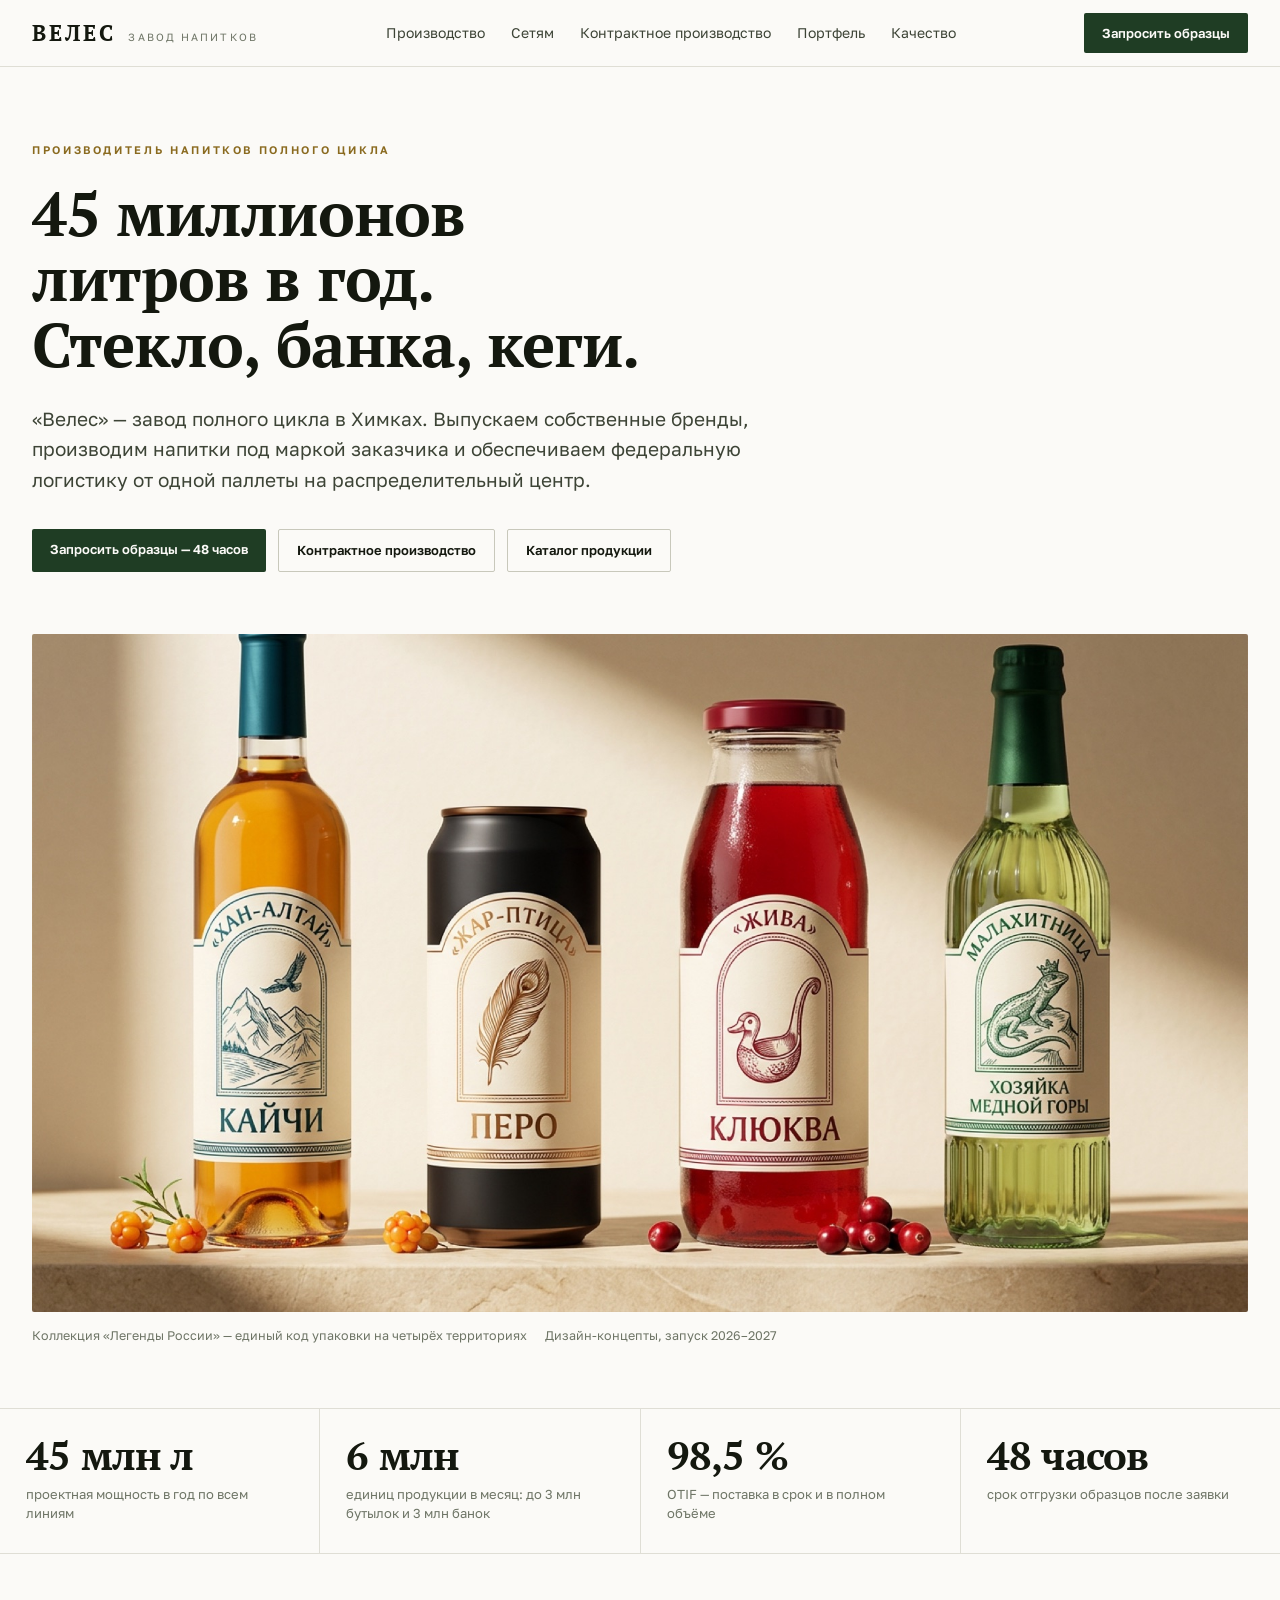
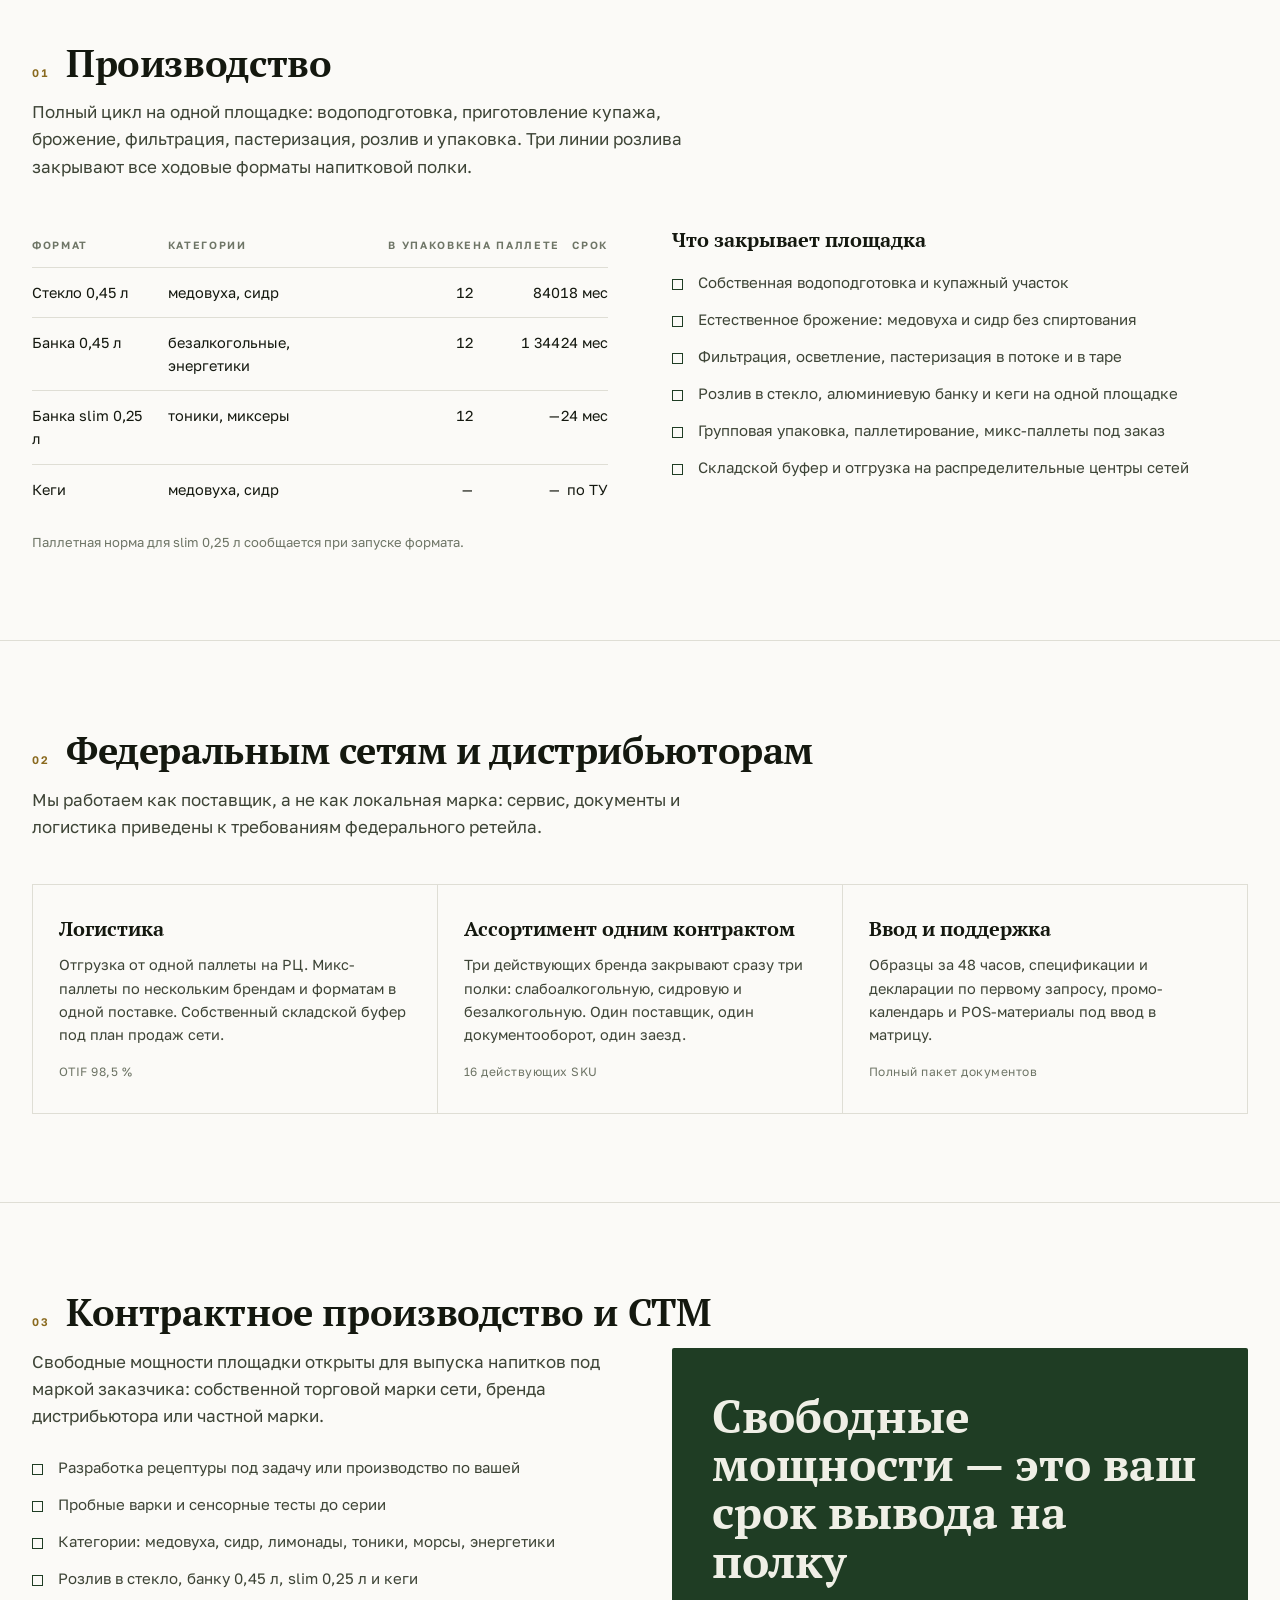
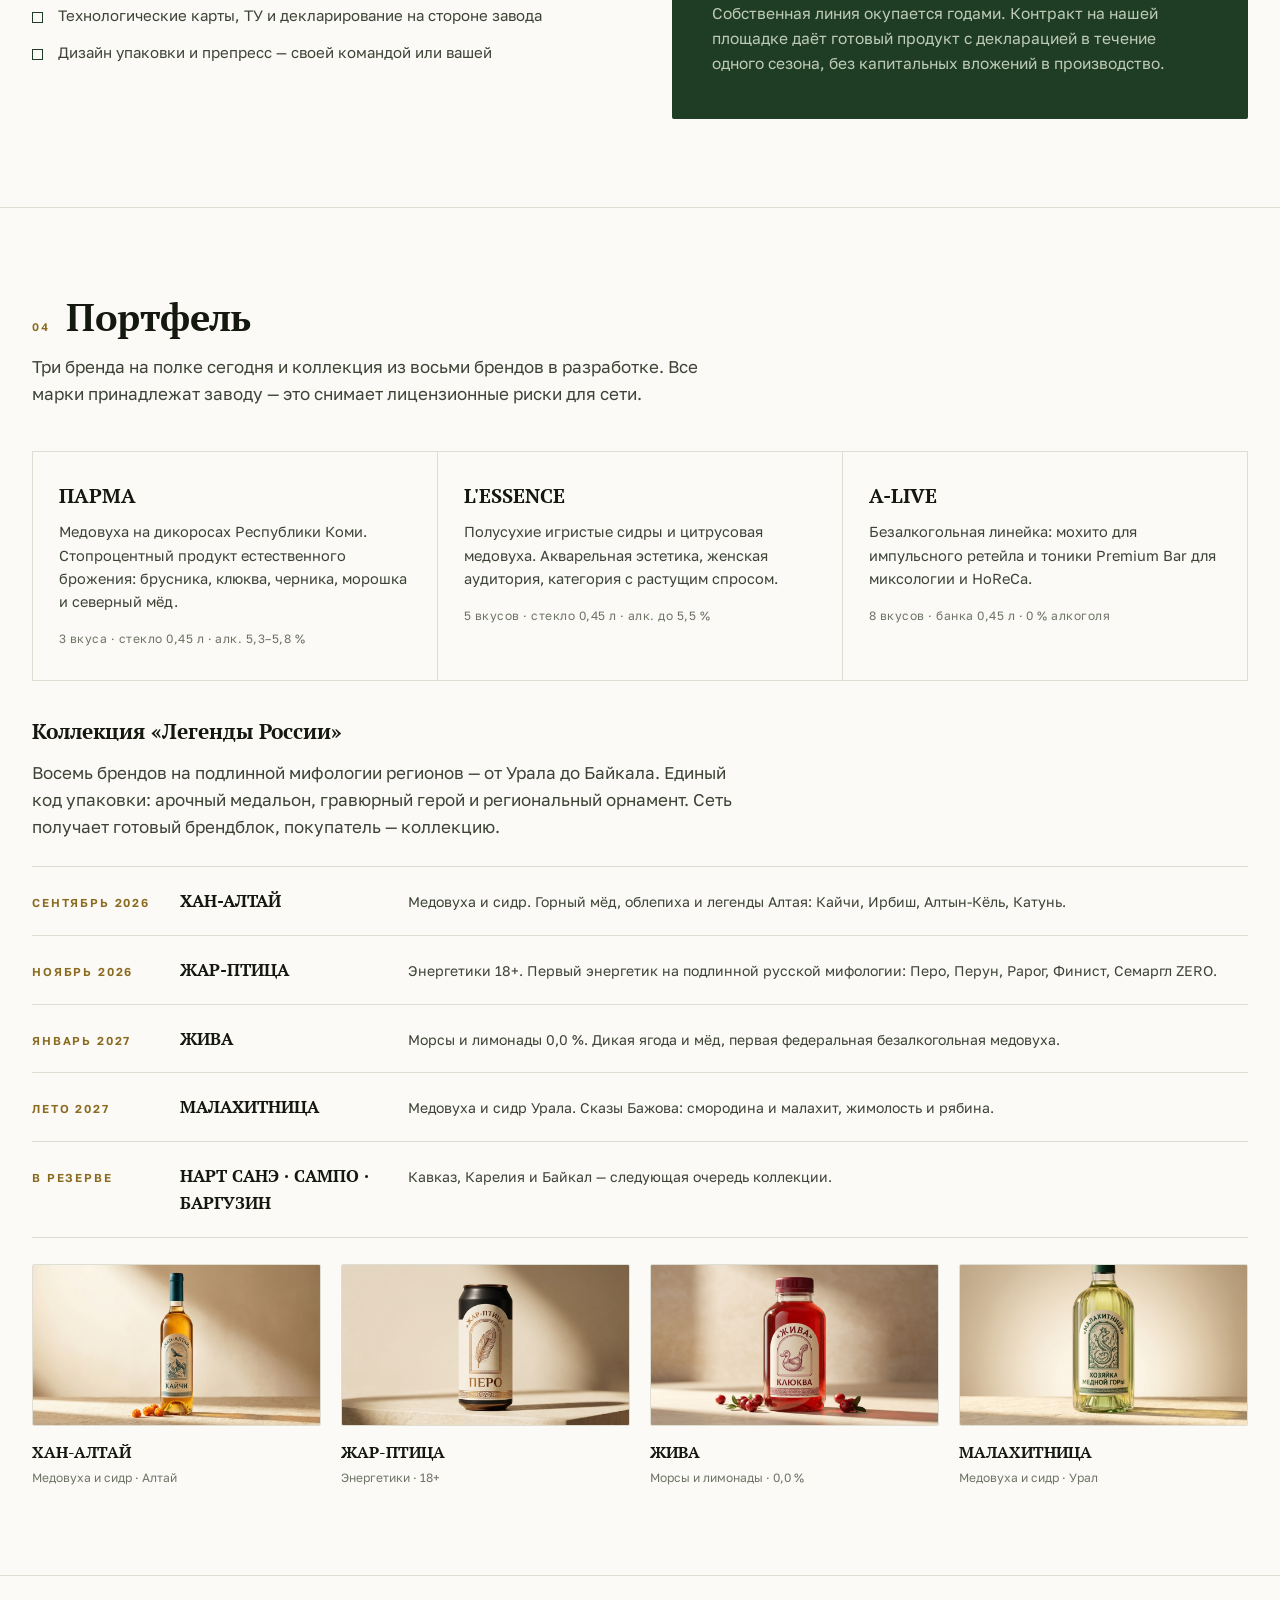
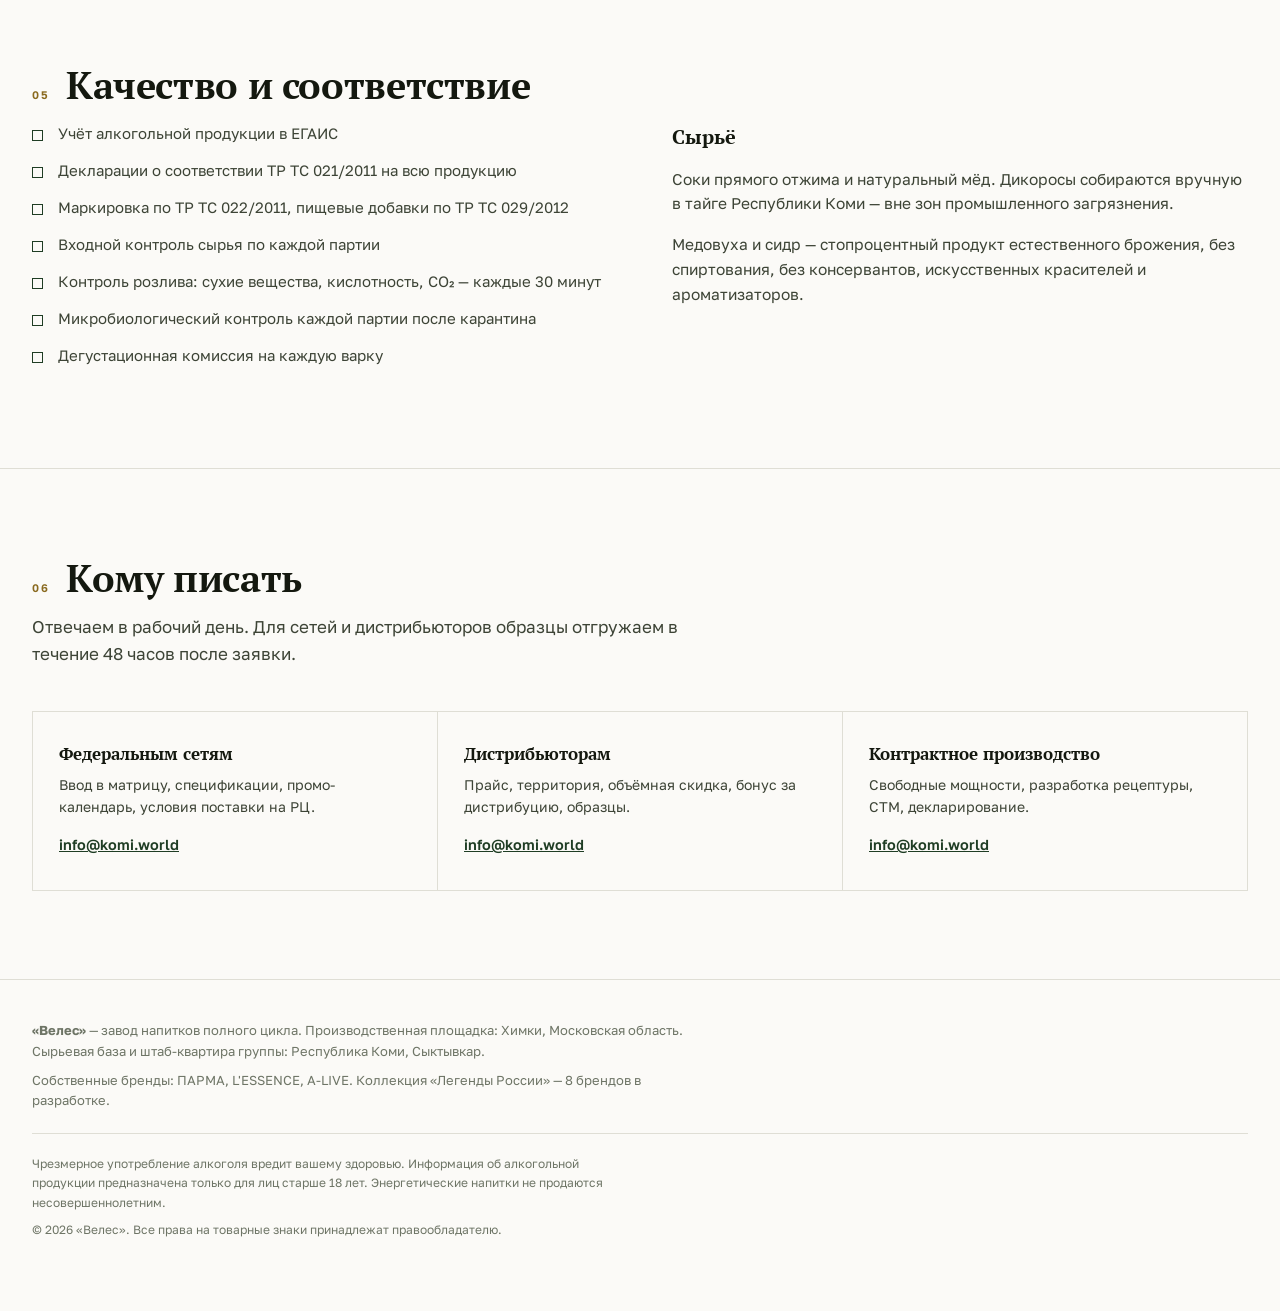
<file: index-federal.html>
<!doctype html>
<html lang="ru">
<head>
<meta charset="utf-8">
<meta name="viewport" content="width=device-width,initial-scale=1">
<title>ВЕЛЕС — производитель напитков полного цикла</title>
<meta name="description" content="Завод напитков полного цикла в Химках: 45 млн литров в год, стекло, банка, кеги. Собственные бренды, контрактное производство и СТМ для федеральных сетей.">
<link rel="preconnect" href="https://fonts.googleapis.com">
<link rel="preconnect" href="https://fonts.gstatic.com" crossorigin>
<link rel="stylesheet" href="https://fonts.googleapis.com/css2?family=PT+Serif:wght@400;700&family=Golos+Text:wght@400;500;600;700&display=swap">
<style>
:root{
  --paper:#FBFAF7;
  --paper-2:#F1F0EA;
  --ink:#14180F;
  --ink-2:#3D4436;
  --muted:#6E7566;
  --line:#DFDED5;
  --line-2:#C8C8BB;
  --spruce:#1F3D24;
  --accent:#8A6A1F;
  --f-head:"PT Serif",Georgia,serif;
  --f-body:"Golos Text","Helvetica Neue",Arial,sans-serif;
}
*{box-sizing:border-box}
body{
  margin:0;background:var(--paper);color:var(--ink);
  font-family:var(--f-body);font-size:16px;line-height:1.6;
  -webkit-font-smoothing:antialiased;
}
.wrap{max-width:1280px;margin:0 auto;padding:0 32px}
a{color:inherit}
h1,h2,h3,h4{font-family:var(--f-head);font-weight:700;margin:0;text-wrap:balance}

/* ---------- шапка ---------- */
.top{border-bottom:1px solid var(--line);background:var(--paper);position:sticky;top:0;z-index:20}
.top .wrap{display:flex;align-items:center;justify-content:space-between;height:66px;gap:24px}
.brand{display:flex;align-items:baseline;gap:12px;text-decoration:none}
.brand b{font-family:var(--f-head);font-size:22px;letter-spacing:.14em}
.brand span{font-size:10.5px;letter-spacing:.2em;text-transform:uppercase;color:var(--muted)}
nav.main{display:none;gap:26px}
@media (min-width:1000px){nav.main{display:flex}}
nav.main a{font-size:14px;text-decoration:none;color:var(--ink-2)}
nav.main a:hover{color:var(--spruce)}
.cta{
  font-size:13px;font-weight:600;text-decoration:none;color:var(--paper);
  background:var(--spruce);padding:10px 18px;border-radius:2px;white-space:nowrap;
}
.cta:hover{background:#152B19}

/* ---------- герой ---------- */
.hero{padding:74px 0 0;border-bottom:1px solid var(--line)}
.hero .eyebrow{
  font-size:11px;letter-spacing:.24em;text-transform:uppercase;color:var(--accent);
  font-weight:600;margin-bottom:22px;
}
h1{font-size:clamp(34px,5.4vw,62px);line-height:1.06;letter-spacing:-.015em;max-width:19ch}
.hero .sub{max-width:60ch;margin:26px 0 0;font-size:clamp(16px,1.5vw,19px);color:var(--ink-2)}
.hero .actions{display:flex;flex-wrap:wrap;gap:12px;margin:34px 0 62px}
.btn-ghost{
  font-size:13px;font-weight:600;text-decoration:none;color:var(--ink);
  border:1px solid var(--line-2);padding:10px 18px;border-radius:2px;
}
.btn-ghost:hover{border-color:var(--ink)}

/* ---------- цифры ---------- */
.figures{display:grid;gap:1px;background:var(--line);border-top:1px solid var(--line)}
@media (min-width:640px){.figures{grid-template-columns:repeat(2,1fr)}}
@media (min-width:1000px){.figures{grid-template-columns:repeat(4,1fr)}}
.figures>div{background:var(--paper);padding:26px 26px 30px}
.figures b{
  display:block;font-family:var(--f-head);font-size:clamp(28px,3.4vw,40px);
  line-height:1;letter-spacing:-.02em;font-variant-numeric:tabular-nums;
}
.figures i{display:block;font-style:normal;font-size:13px;color:var(--muted);margin-top:10px;line-height:1.45}

/* ---------- секции ---------- */
section{padding:88px 0;border-bottom:1px solid var(--line)}
.sec-head{display:flex;gap:16px;align-items:baseline;margin-bottom:14px}
.sec-num{
  font-size:11px;letter-spacing:.18em;color:var(--accent);font-weight:600;
  font-variant-numeric:tabular-nums;padding-top:8px;
}
h2{font-size:clamp(25px,3.3vw,38px);line-height:1.12;letter-spacing:-.01em}
.lede{max-width:64ch;color:var(--ink-2);font-size:17px;margin:0 0 44px}

.cols{display:grid;gap:40px}
@media (min-width:900px){.cols{grid-template-columns:1fr 1fr;gap:64px}}
.cols-3{display:grid;gap:1px;background:var(--line);border:1px solid var(--line)}
@media (min-width:800px){.cols-3{grid-template-columns:repeat(3,1fr)}}
.cols-3>div{background:var(--paper);padding:28px 26px 32px}
.cols-3 h3{font-size:20px;margin-bottom:8px}
.cols-3 p{font-size:14.5px;color:var(--ink-2);margin:0}
.cols-3 .meta{font-size:12px;color:var(--muted);margin-top:16px;letter-spacing:.04em}

table.data{width:100%;border-collapse:collapse;font-size:14.5px}
table.data th,table.data td{text-align:left;padding:13px 16px 13px 0;border-bottom:1px solid var(--line);vertical-align:top}
table.data th{font-size:10.5px;letter-spacing:.16em;text-transform:uppercase;color:var(--muted);font-weight:600}
table.data td.n,table.data th.n{text-align:right;font-variant-numeric:tabular-nums;white-space:nowrap;padding-right:0}
table.data tr:last-child td{border-bottom:0}
.scrollx{overflow-x:auto}

ul.ticks{list-style:none;padding:0;margin:0}
ul.ticks li{position:relative;padding-left:26px;margin-bottom:13px;font-size:15px;color:var(--ink-2)}
ul.ticks li::before{
  content:"";position:absolute;left:0;top:9px;width:9px;height:9px;
  border:1.5px solid var(--spruce);
}

.pull{
  background:var(--spruce);color:#EFEFE6;padding:44px 40px;border-radius:2px;
}
.pull b{display:block;font-family:var(--f-head);font-size:clamp(30px,4vw,46px);line-height:1.05;margin-bottom:16px}
.pull p{margin:0;color:#BFCBB6;font-size:15.5px;max-width:48ch}

.tl{border-top:1px solid var(--line)}
.tl>div{display:grid;gap:6px 28px;padding:20px 0;border-bottom:1px solid var(--line);align-items:baseline}
@media (min-width:760px){.tl>div{grid-template-columns:120px 200px 1fr}}
.tl dt{font-size:11.5px;letter-spacing:.16em;text-transform:uppercase;color:var(--accent);font-weight:600;margin:0}
.tl b{font-family:var(--f-head);font-size:17px}
.tl p{margin:0;font-size:14px;color:var(--ink-2)}

.contacts{display:grid;gap:1px;background:var(--line);border:1px solid var(--line)}
@media (min-width:820px){.contacts{grid-template-columns:repeat(3,1fr)}}
.contacts>div{background:var(--paper);padding:28px 26px 32px}
.contacts h4{font-size:17px;margin-bottom:6px}
.contacts p{font-size:14px;color:var(--ink-2);margin:0 0 14px}
.contacts a{font-size:14.5px;font-weight:600;color:var(--spruce)}

figure.shot{margin:0}
figure.shot img{width:100%;height:auto;display:block;border:1px solid var(--line);border-radius:2px}
figure.shot figcaption{font-size:12.5px;color:var(--muted);margin-top:12px;line-height:1.5}
.hero-shot{margin:0 0 62px;position:relative}
.hero-shot img{width:100%;height:auto;display:block;border-radius:2px}
.hero-shot figcaption{
  font-size:12.5px;color:var(--muted);margin-top:14px;display:flex;
  flex-wrap:wrap;gap:6px 18px;
}
.cards{display:grid;gap:20px;margin-top:26px}
@media (min-width:700px){.cards{grid-template-columns:repeat(2,1fr)}}
@media (min-width:1060px){.cards{grid-template-columns:repeat(4,1fr)}}
.cards figure img{background:var(--paper-2)}
.cards h4{font-size:16px;margin:14px 0 2px}
.cards .meta{font-size:12px;color:var(--muted)}

footer{padding:40px 0 64px;font-size:13px;color:var(--muted)}
footer p{margin:0 0 8px;max-width:86ch}
.legal{margin-top:22px;padding-top:20px;border-top:1px solid var(--line);font-size:12px}
:focus-visible{outline:2px solid var(--spruce);outline-offset:3px}
</style>
</head>
<body>

<header class="top">
  <div class="wrap">
    <a class="brand" href="/"><b>ВЕЛЕС</b><span>завод напитков</span></a>
    <nav class="main">
      <a href="#proizvodstvo">Производство</a>
      <a href="#setyam">Сетям</a>
      <a href="#kontrakt">Контрактное производство</a>
      <a href="#portfel">Портфель</a>
      <a href="#kachestvo">Качество</a>
    </nav>
    <a class="cta" href="#kontakty">Запросить образцы</a>
  </div>
</header>

<div class="hero">
  <div class="wrap">
    <div class="eyebrow">Производитель напитков полного цикла</div>
    <h1>45 миллионов литров в год. Стекло, банка, кеги.</h1>
    <p class="sub">«Велес» — завод полного цикла в Химках. Выпускаем собственные бренды, производим напитки под маркой заказчика и обеспечиваем федеральную логистику от одной паллеты на распределительный центр.</p>
    <div class="actions">
      <a class="cta" href="#kontakty">Запросить образцы — 48 часов</a>
      <a class="btn-ghost" href="#kontrakt">Контрактное производство</a>
      <a class="btn-ghost" href="#portfel">Каталог продукции</a>
    </div>
  </div>
  <div class="wrap">
    <figure class="hero-shot">
      <img src="legendy-v2/web/legendy-mid-v2.jpg" decoding="async" alt="Линейка коллекции «Легенды России»: Хан-Алтай, Жар-Птица, Жива, Малахитница">
      <figcaption><span>Коллекция «Легенды России» — единый код упаковки на четырёх территориях</span><span>Дизайн-концепты, запуск 2026–2027</span></figcaption>
    </figure>
  </div>
  <div class="wrap" style="padding:0">
    <div class="figures">
      <div><b>45 млн л</b><i>проектная мощность в год по всем линиям</i></div>
      <div><b>6 млн</b><i>единиц продукции в месяц: до 3 млн бутылок и 3 млн банок</i></div>
      <div><b>98,5 %</b><i>OTIF — поставка в срок и в полном объёме</i></div>
      <div><b>48 часов</b><i>срок отгрузки образцов после заявки</i></div>
    </div>
  </div>
</div>

<section id="proizvodstvo">
  <div class="wrap">
    <div class="sec-head"><span class="sec-num">01</span><h2>Производство</h2></div>
    <p class="lede">Полный цикл на одной площадке: водоподготовка, приготовление купажа, брожение, фильтрация, пастеризация, розлив и упаковка. Три линии розлива закрывают все ходовые форматы напитковой полки.</p>
    <div class="cols">
      <div>
        <div class="scrollx">
          <table class="data">
            <thead><tr><th>Формат</th><th>Категории</th><th class="n">В упаковке</th><th class="n">На паллете</th><th class="n">Срок</th></tr></thead>
            <tbody>
              <tr><td>Стекло 0,45 л</td><td>медовуха, сидр</td><td class="n">12</td><td class="n">840</td><td class="n">18 мес</td></tr>
              <tr><td>Банка 0,45 л</td><td>безалкогольные, энергетики</td><td class="n">12</td><td class="n">1 344</td><td class="n">24 мес</td></tr>
              <tr><td>Банка slim 0,25 л</td><td>тоники, миксеры</td><td class="n">12</td><td class="n">—</td><td class="n">24 мес</td></tr>
              <tr><td>Кеги</td><td>медовуха, сидр</td><td class="n">—</td><td class="n">—</td><td class="n">по ТУ</td></tr>
            </tbody>
          </table>
        </div>
        <p style="font-size:13px;color:var(--muted);margin:18px 0 0">Паллетная норма для slim 0,25 л сообщается при запуске формата.</p>
      </div>
      <div>
        <h3 style="font-size:20px;margin-bottom:14px">Что закрывает площадка</h3>
        <ul class="ticks">
          <li>Собственная водоподготовка и купажный участок</li>
          <li>Естественное брожение: медовуха и сидр без спиртования</li>
          <li>Фильтрация, осветление, пастеризация в потоке и в таре</li>
          <li>Розлив в стекло, алюминиевую банку и кеги на одной площадке</li>
          <li>Групповая упаковка, паллетирование, микс-паллеты под заказ</li>
          <li>Складской буфер и отгрузка на распределительные центры сетей</li>
        </ul>
      </div>
    </div>
  </div>
</section>

<section id="setyam">
  <div class="wrap">
    <div class="sec-head"><span class="sec-num">02</span><h2>Федеральным сетям и дистрибьюторам</h2></div>
    <p class="lede">Мы работаем как поставщик, а не как локальная марка: сервис, документы и логистика приведены к требованиям федерального ретейла.</p>
    <div class="cols-3">
      <div>
        <h3>Логистика</h3>
        <p>Отгрузка от одной паллеты на РЦ. Микс-паллеты по нескольким брендам и форматам в одной поставке. Собственный складской буфер под план продаж сети.</p>
        <div class="meta">OTIF 98,5 %</div>
      </div>
      <div>
        <h3>Ассортимент одним контрактом</h3>
        <p>Три действующих бренда закрывают сразу три полки: слабоалкогольную, сидровую и безалкогольную. Один поставщик, один документооборот, один заезд.</p>
        <div class="meta">16 действующих SKU</div>
      </div>
      <div>
        <h3>Ввод и поддержка</h3>
        <p>Образцы за 48 часов, спецификации и декларации по первому запросу, промо-календарь и POS-материалы под ввод в матрицу.</p>
        <div class="meta">Полный пакет документов</div>
      </div>
    </div>
  </div>
</section>

<section id="kontrakt">
  <div class="wrap">
    <div class="sec-head"><span class="sec-num">03</span><h2>Контрактное производство и СТМ</h2></div>
    <div class="cols">
      <div>
        <p class="lede" style="margin-bottom:26px">Свободные мощности площадки открыты для выпуска напитков под маркой заказчика: собственной торговой марки сети, бренда дистрибьютора или частной марки.</p>
        <ul class="ticks">
          <li>Разработка рецептуры под задачу или производство по вашей</li>
          <li>Пробные варки и сенсорные тесты до серии</li>
          <li>Категории: медовуха, сидр, лимонады, тоники, морсы, энергетики</li>
          <li>Розлив в стекло, банку 0,45 л, slim 0,25 л и кеги</li>
          <li>Технологические карты, ТУ и декларирование на стороне завода</li>
          <li>Дизайн упаковки и препресс — своей командой или вашей</li>
        </ul>
      </div>
      <div>
        <div class="pull">
          <b>Свободные мощности — это ваш срок вывода на полку</b>
          <p>Собственная линия окупается годами. Контракт на нашей площадке даёт готовый продукт с декларацией в течение одного сезона, без капитальных вложений в производство.</p>
        </div>
      </div>
    </div>
  </div>
</section>

<section id="portfel">
  <div class="wrap">
    <div class="sec-head"><span class="sec-num">04</span><h2>Портфель</h2></div>
    <p class="lede">Три бренда на полке сегодня и коллекция из восьми брендов в разработке. Все марки принадлежат заводу — это снимает лицензионные риски для сети.</p>
    <div class="cols-3" style="margin-bottom:34px">
      <div>
        <h3>ПАРМА</h3>
        <p>Медовуха на дикоросах Республики Коми. Стопроцентный продукт естественного брожения: брусника, клюква, черника, морошка и северный мёд.</p>
        <div class="meta">3 вкуса · стекло 0,45 л · алк. 5,3–5,8 %</div>
      </div>
      <div>
        <h3>L'ESSENCE</h3>
        <p>Полусухие игристые сидры и цитрусовая медовуха. Акварельная эстетика, женская аудитория, категория с растущим спросом.</p>
        <div class="meta">5 вкусов · стекло 0,45 л · алк. до 5,5 %</div>
      </div>
      <div>
        <h3>A-LIVE</h3>
        <p>Безалкогольная линейка: мохито для импульсного ретейла и тоники Premium Bar для миксологии и HoReCa.</p>
        <div class="meta">8 вкусов · банка 0,45 л · 0 % алкоголя</div>
      </div>
    </div>
    <h3 style="font-size:21px;margin-bottom:10px">Коллекция «Легенды России»</h3>
    <p class="lede" style="margin-bottom:26px">Восемь брендов на подлинной мифологии регионов — от Урала до Байкала. Единый код упаковки: арочный медальон, гравюрный герой и региональный орнамент. Сеть получает готовый брендблок, покупатель — коллекцию.</p>
    <dl class="tl">
      <div><dt>Сентябрь 2026</dt><div><b>ХАН-АЛТАЙ</b></div><p>Медовуха и сидр. Горный мёд, облепиха и легенды Алтая: Кайчи, Ирбиш, Алтын-Кёль, Катунь.</p></div>
      <div><dt>Ноябрь 2026</dt><div><b>ЖАР-ПТИЦА</b></div><p>Энергетики 18+. Первый энергетик на подлинной русской мифологии: Перо, Перун, Рарог, Финист, Семаргл ZERO.</p></div>
      <div><dt>Январь 2027</dt><div><b>ЖИВА</b></div><p>Морсы и лимонады 0,0 %. Дикая ягода и мёд, первая федеральная безалкогольная медовуха.</p></div>
      <div><dt>Лето 2027</dt><div><b>МАЛАХИТНИЦА</b></div><p>Медовуха и сидр Урала. Сказы Бажова: смородина и малахит, жимолость и рябина.</p></div>
      <div><dt>В резерве</dt><div><b>НАРТ САНЭ · САМПО · БАРГУЗИН</b></div><p>Кавказ, Карелия и Байкал — следующая очередь коллекции.</p></div>
    </dl>
    <div class="cards">
      <figure class="shot"><img src="legendy-v2/web/hero-khan-altai.jpg" loading="lazy" decoding="async" alt="Хан-Алтай, медовуха Кайчи">
        <h4>ХАН-АЛТАЙ</h4><div class="meta">Медовуха и сидр · Алтай</div></figure>
      <figure class="shot"><img src="legendy-v2/web/hero-zhar-ptitsa.jpg" loading="lazy" decoding="async" alt="Жар-Птица, энергетик Перо">
        <h4>ЖАР-ПТИЦА</h4><div class="meta">Энергетики · 18+</div></figure>
      <figure class="shot"><img src="legendy-v2/web/hero-zhiva.jpg" loading="lazy" decoding="async" alt="Жива, морс Клюква">
        <h4>ЖИВА</h4><div class="meta">Морсы и лимонады · 0,0 %</div></figure>
      <figure class="shot"><img src="legendy-v2/web/hero-malakhitnitsa.jpg" loading="lazy" decoding="async" alt="Малахитница, медовуха Хозяйка Медной горы">
        <h4>МАЛАХИТНИЦА</h4><div class="meta">Медовуха и сидр · Урал</div></figure>
    </div>
  </div>
</section>

<section id="kachestvo">
  <div class="wrap">
    <div class="sec-head"><span class="sec-num">05</span><h2>Качество и соответствие</h2></div>
    <div class="cols">
      <div>
        <ul class="ticks">
          <li>Учёт алкогольной продукции в ЕГАИС</li>
          <li>Декларации о соответствии ТР ТС 021/2011 на всю продукцию</li>
          <li>Маркировка по ТР ТС 022/2011, пищевые добавки по ТР ТС 029/2012</li>
          <li>Входной контроль сырья по каждой партии</li>
          <li>Контроль розлива: сухие вещества, кислотность, CO₂ — каждые 30 минут</li>
          <li>Микробиологический контроль каждой партии после карантина</li>
          <li>Дегустационная комиссия на каждую варку</li>
        </ul>
      </div>
      <div>
        <h3 style="font-size:20px;margin-bottom:14px">Сырьё</h3>
        <p style="color:var(--ink-2);font-size:15.5px;margin:0 0 16px">Соки прямого отжима и натуральный мёд. Дикоросы собираются вручную в тайге Республики Коми — вне зон промышленного загрязнения.</p>
        <p style="color:var(--ink-2);font-size:15.5px;margin:0">Медовуха и сидр — стопроцентный продукт естественного брожения, без спиртования, без консервантов, искусственных красителей и ароматизаторов.</p>
      </div>
    </div>
  </div>
</section>

<section id="kontakty">
  <div class="wrap">
    <div class="sec-head"><span class="sec-num">06</span><h2>Кому писать</h2></div>
    <p class="lede">Отвечаем в рабочий день. Для сетей и дистрибьюторов образцы отгружаем в течение 48 часов после заявки.</p>
    <div class="contacts">
      <div>
        <h4>Федеральным сетям</h4>
        <p>Ввод в матрицу, спецификации, промо-календарь, условия поставки на РЦ.</p>
        <a href="mailto:info@komi.world">info@komi.world</a>
      </div>
      <div>
        <h4>Дистрибьюторам</h4>
        <p>Прайс, территория, объёмная скидка, бонус за дистрибуцию, образцы.</p>
        <a href="mailto:info@komi.world">info@komi.world</a>
      </div>
      <div>
        <h4>Контрактное производство</h4>
        <p>Свободные мощности, разработка рецептуры, СТМ, декларирование.</p>
        <a href="mailto:info@komi.world">info@komi.world</a>
      </div>
    </div>
  </div>
</section>

<footer>
  <div class="wrap">
    <p><b>«Велес»</b> — завод напитков полного цикла. Производственная площадка: Химки, Московская область. Сырьевая база и штаб-квартира группы: Республика Коми, Сыктывкар.</p>
    <p>Собственные бренды: ПАРМА, L'ESSENCE, A-LIVE. Коллекция «Легенды России» — 8 брендов в разработке.</p>
    <div class="legal">
      <p>Чрезмерное употребление алкоголя вредит вашему здоровью. Информация об алкогольной продукции предназначена только для лиц старше 18 лет. Энергетические напитки не продаются несовершеннолетним.</p>
      <p>© 2026 «Велес». Все права на товарные знаки принадлежат правообладателю.</p>
    </div>
  </div>
</footer>

</body>
</html>
</file>
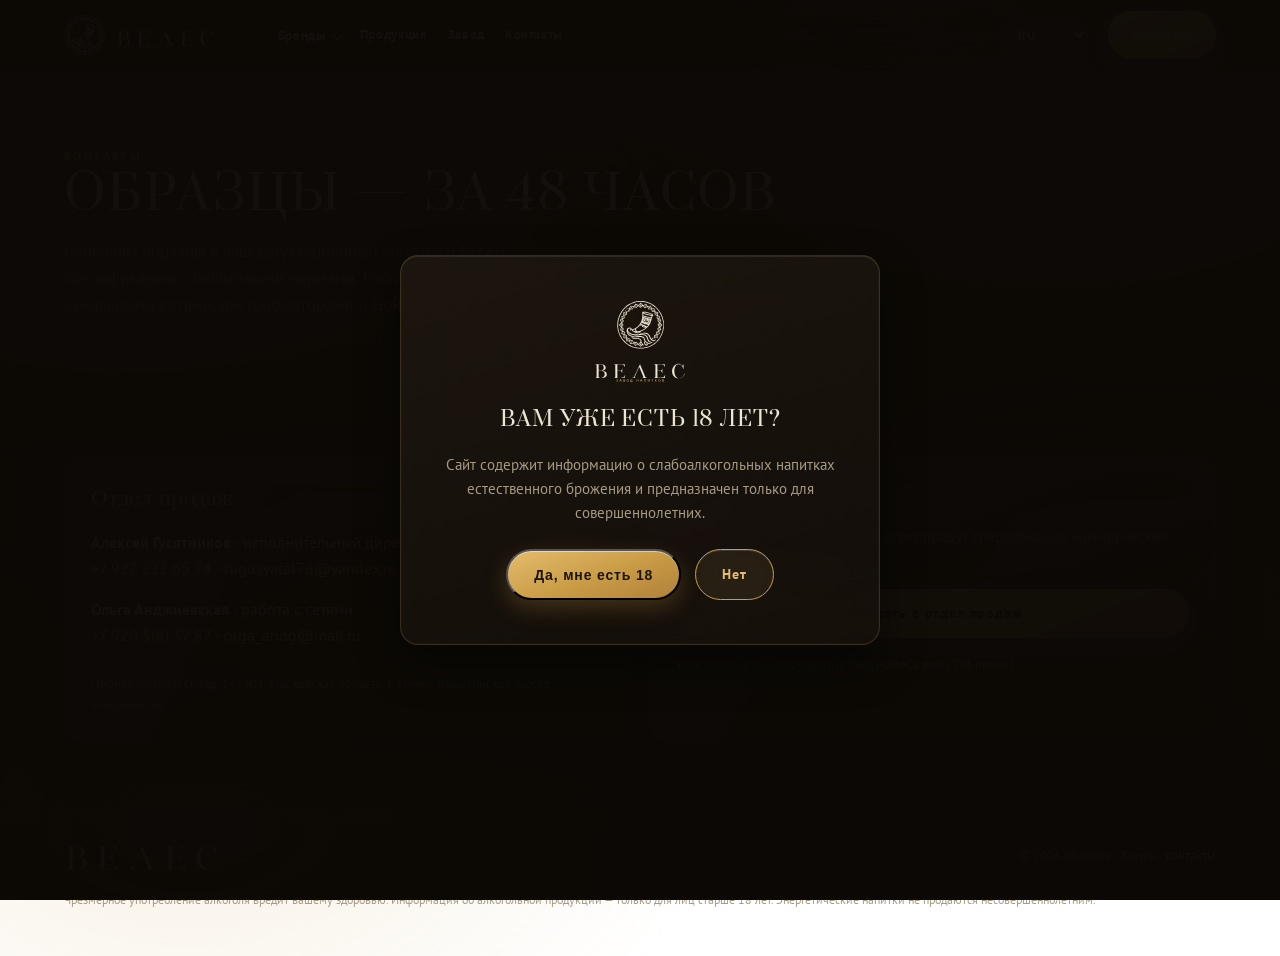
<file: kontakty.html>
<!doctype html>
<html lang="ru">
<head>
<meta charset="utf-8">
<meta name="viewport" content="width=device-width, initial-scale=1">
<title>Контакты | Велес</title>
<meta name="description" content="Отдел продаж завода «Велес»: образцы в дегустационный комитет и Excel-спецификация за 48 часов. Химки, Московская область.">
<meta name="theme-color" content="#14100C">
<meta property="og:title" content="Контакты | Велес">
<meta property="og:image" content="og-image.png">
<link rel="icon" href="favicon.ico" sizes="32x32">
<link rel="icon" href="favicon.svg" type="image/svg+xml">
<link rel="apple-touch-icon" href="apple-touch-icon.png">
<link rel="manifest" href="site.webmanifest">
<link rel="preconnect" href="https://fonts.googleapis.com">
<link rel="stylesheet" href="https://fonts.googleapis.com/css2?family=Prata&family=PT+Sans:wght@400;700&display=swap">
<link rel="stylesheet" href="colors.css">
<link rel="stylesheet" href="typography.css">
<link rel="stylesheet" href="style.css">
</head>
<body>
<div id="age" class="hidden">
  <div class="box glass">
    <img src="logo-primary.svg" alt="ВЕЛЕС — завод напитков">
    <h2 style="font-size:21px" data-i18n="age.t">Вам уже есть 18 лет?</h2>
    <p data-i18n="age.p">Сайт содержит информацию о слабоалкогольных напитках естественного брожения и предназначен только для совершеннолетних.</p>
    <div class="row">
      <button class="btn" onclick="document.getElementById('age').classList.add('hidden');localStorage.setItem('veles18','y')" data-i18n="age.yes">Да, мне есть 18</button>
      <a class="btn ghost" href="https://ya.ru" data-i18n="age.no">Нет</a>
    </div>
  </div>
</div>
<script>if(localStorage.getItem('veles18')!=='y'){document.getElementById('age').classList.remove('hidden');}</script>
<nav>
  <div class="wrap">
    <a href="index.html"><img class="lg" src="logo-horizontal.svg" alt="ВЕЛЕС — завод напитков"></a>
    <div class="dd">
      <a class="nl" href="legendy.html" data-i18n="nav.brands">Бренды</a>
      <div class="ddm">
        <a href="parma.html" data-i18n="nav.parma">ПАРМА</a>
        <a href="a-live.html" data-i18n="nav.alive">A-LIVE</a>
        <a href="l-essence.html" data-i18n="nav.less">L'ESSENCE</a>
        <div class="sep"></div>
        <a href="legendy.html" data-i18n="nav.leg">Легенды России</a>
      </div>
    </div>
    <a class="nl" href="produkciya.html" data-i18n="nav.prod">Продукция</a>
    <a class="nl" href="zavod.html" data-i18n="nav.plant">Завод</a>
    <a class="nl on" href="kontakty.html" data-i18n="nav.cont">Контакты</a>
    <select id="langsel" class="langsel" aria-label="Language"></select>
    <a class="nl cta btn" href="kontakty.html" data-i18n="nav.cta">Образцы</a>
  </div>
</nav>
<div class="hero-page"><div class="wrap"><span class="label">Контакты</span><h1>Образцы — за 48 часов</h1><p class="sub">Направим образцы в ваш дегустационный комитет и Excel-спецификацию с паллетными нормами. Работаем с федеральными и локальными сетями, дистрибьюторами и HoReCa по всей России.</p></div></div>
<section>
  <div class="wrap">
    <div class="grid2">
      <div class="card">
        <h3>Отдел продаж</h3>
        <div class="person"><b>Алексей Гусятников</b> · исполнительный директор<br>
          <a href="tel:+79272226574">+7 927 222 65 74</a> · <a href="mailto:rugusyatal78@yandex.ru">rugusyatal78@yandex.ru</a></div>
        <div class="person"><b>Ольга Анджиевская</b> · работа с сетями<br>
          <a href="tel:+79205003787">+7 920 500 37 87</a> · <a href="mailto:olga_andg@mail.ru">olga_andg@mail.ru</a></div>
        <p class="requisites">Производство и склад: 141401, Московская область, г. Химки, Вашутинское шоссе, владение 4Б</p>
      </div>
      <div class="card" style="border-color:var(--v-gold)">
        <h3 style="color:var(--v-accent)">Запрос для сетей</h3>
        <p style="font-size:14.5px;color:var(--v-mono);margin:10px 0 16px">Напишите с рабочей почты — в ответ придут спецификация, коммерческие условия и график поставок.</p>
        <a class="btn" style="width:100%;justify-content:center" href="mailto:rugusyatal78@yandex.ru?subject=Запрос%20образцов%20—%20Велес">Написать в отдел продаж</a>
        <p style="font-size:13px;color:var(--v-mono);margin-top:16px">Или позвоните — обсудим листинг, HoReCa или СТМ-проект.</p>
      </div>
    </div>
  </div>
</section>
<footer>
  <div class="wrap">
    <img src="logo-wordmark.svg" alt="ВЕЛЕС">
    <span>© 2026 «Велес» · Химки · <a href="kontakty.html">контакты</a></span>
    <span class="note18" data-i18n="ft.warn">Чрезмерное употребление алкоголя вредит вашему здоровью. Информация об алкогольной продукции — только для лиц старше 18 лет. Энергетические напитки не продаются несовершеннолетним.</span>
  </div>
</footer>
<script src="i18n.js" defer></script>
</body>
</html>
</file>
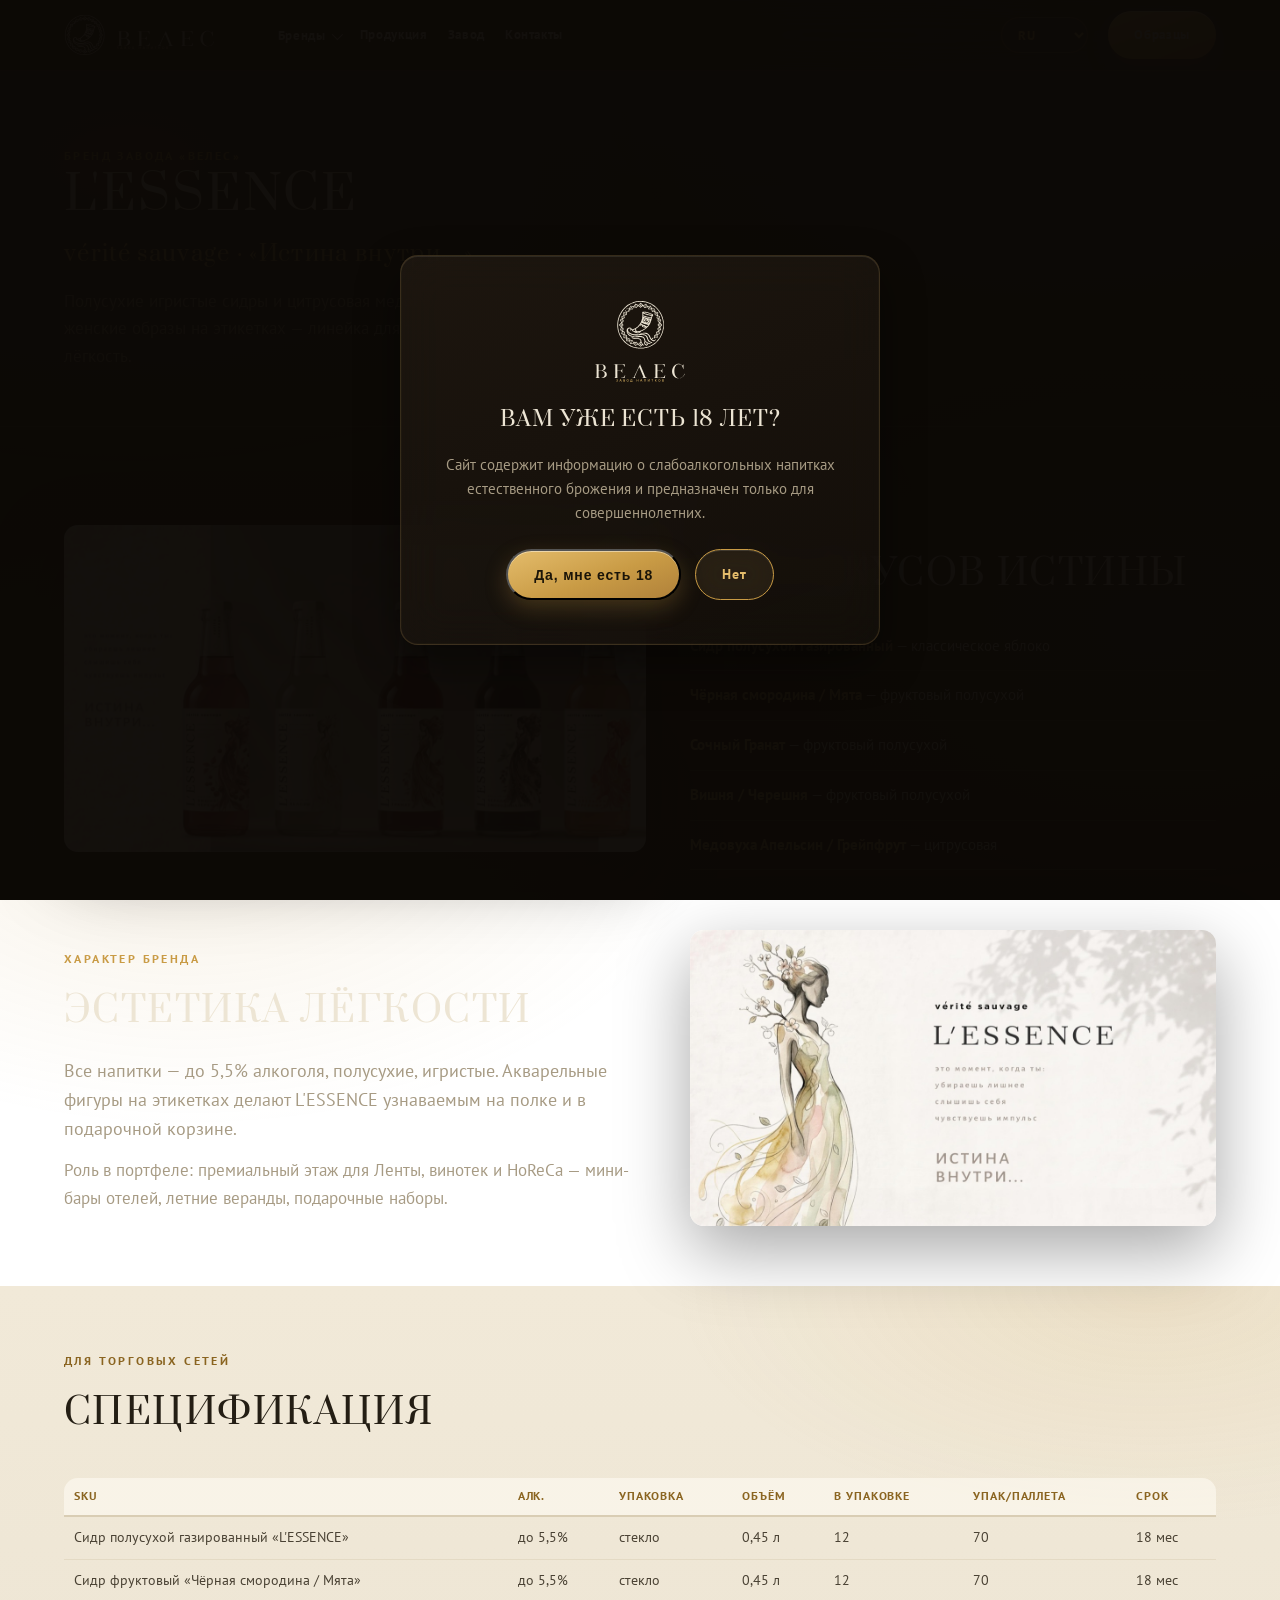
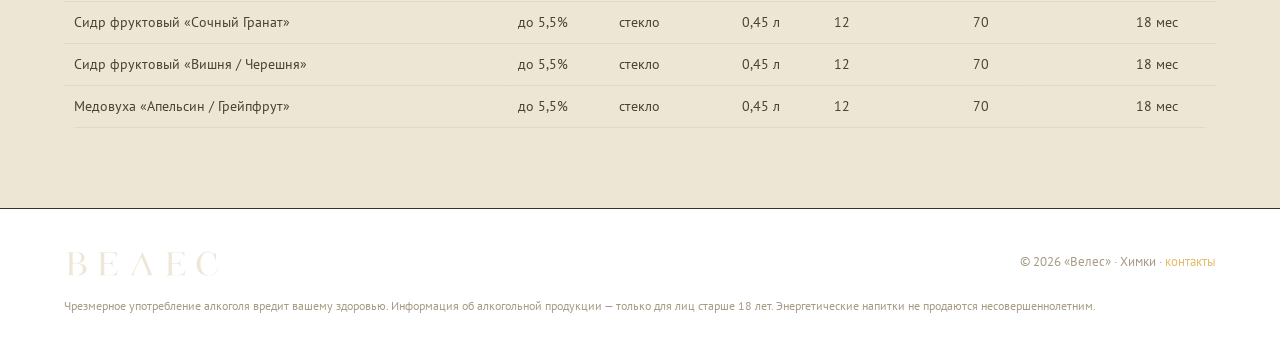
<file: l-essence.html>
<!doctype html>
<html lang="ru">
<head>
<meta charset="utf-8">
<meta name="viewport" content="width=device-width, initial-scale=1">
<title>L'ESSENCE — сидры и медовуха | Велес</title>
<meta name="description" content="L'ESSENCE: полусухие игристые сидры (яблоко, смородина/мята, гранат, вишня/черешня) и медовуха апельсин/грейпфрут. Стекло 0,45 л, до 5,5%.">
<meta name="theme-color" content="#14100C">
<meta property="og:title" content="L'ESSENCE — сидры и медовуха | Велес">
<meta property="og:image" content="og-image.png">
<link rel="icon" href="favicon.ico" sizes="32x32">
<link rel="icon" href="favicon.svg" type="image/svg+xml">
<link rel="apple-touch-icon" href="apple-touch-icon.png">
<link rel="manifest" href="site.webmanifest">
<link rel="preconnect" href="https://fonts.googleapis.com">
<link rel="stylesheet" href="https://fonts.googleapis.com/css2?family=Prata&family=PT+Sans:wght@400;700&display=swap">
<link rel="stylesheet" href="colors.css">
<link rel="stylesheet" href="typography.css">
<link rel="stylesheet" href="style.css">
</head>
<body>
<div id="age" class="hidden">
  <div class="box glass">
    <img src="logo-primary.svg" alt="ВЕЛЕС — завод напитков">
    <h2 style="font-size:21px" data-i18n="age.t">Вам уже есть 18 лет?</h2>
    <p data-i18n="age.p">Сайт содержит информацию о слабоалкогольных напитках естественного брожения и предназначен только для совершеннолетних.</p>
    <div class="row">
      <button class="btn" onclick="document.getElementById('age').classList.add('hidden');localStorage.setItem('veles18','y')" data-i18n="age.yes">Да, мне есть 18</button>
      <a class="btn ghost" href="https://ya.ru" data-i18n="age.no">Нет</a>
    </div>
  </div>
</div>
<script>if(localStorage.getItem('veles18')!=='y'){document.getElementById('age').classList.remove('hidden');}</script>
<nav>
  <div class="wrap">
    <a href="index.html"><img class="lg" src="logo-horizontal.svg" alt="ВЕЛЕС — завод напитков"></a>
    <div class="dd">
      <a class="nl" href="legendy.html" data-i18n="nav.brands">Бренды</a>
      <div class="ddm">
        <a href="parma.html" data-i18n="nav.parma">ПАРМА</a>
        <a href="a-live.html" data-i18n="nav.alive">A-LIVE</a>
        <a href="l-essence.html" data-i18n="nav.less">L'ESSENCE</a>
        <div class="sep"></div>
        <a href="legendy.html" data-i18n="nav.leg">Легенды России</a>
      </div>
    </div>
    <a class="nl" href="produkciya.html" data-i18n="nav.prod">Продукция</a>
    <a class="nl" href="zavod.html" data-i18n="nav.plant">Завод</a>
    <a class="nl" href="kontakty.html" data-i18n="nav.cont">Контакты</a>
    <select id="langsel" class="langsel" aria-label="Language"></select>
    <a class="nl cta btn" href="kontakty.html" data-i18n="nav.cta">Образцы</a>
  </div>
</nav>
<div class="hero-page"><div class="wrap"><span class="label">Бренд завода «Велес»</span><h1>L'ESSENCE</h1><p class="slogan">vérité sauvage · «Истина внутри…»</p><p class="sub">Полусухие игристые сидры и цитрусовая медовуха. Акварельные женские образы на этикетках — линейка для тех, кто ценит эстетику и лёгкость.</p></div></div>
<section>
  <div class="wrap">
    <div class="split" style="margin-bottom:60px">
      <figure class="ph"><img src="prod-lessence-line.jpg" alt="Линейка L'ESSENCE — 5 бутылок"></figure>
      <div>
        <span class="label">Линейка</span>
        <h2>Пять вкусов истины</h2>
        <ul class="speclist">
          <li><span><b>Сидр полусухой газированный</b> — классическое яблоко</span></li>
          <li><span><b>Чёрная смородина / Мята</b> — фруктовый полусухой</span></li>
          <li><span><b>Сочный Гранат</b> — фруктовый полусухой</span></li>
          <li><span><b>Вишня / Черешня</b> — фруктовый полусухой</span></li>
          <li><span><b>Медовуха Апельсин / Грейпфрут</b> — цитрусовая</span></li>
        </ul>
      </div>
    </div>
    <div class="split">
      <div>
        <span class="label">Характер бренда</span>
        <h2>Эстетика лёгкости</h2>
        <p class="lead" style="margin-bottom:14px">Все напитки — до 5,5% алкоголя, полусухие, игристые. Акварельные фигуры на этикетках делают L'ESSENCE узнаваемым на полке и в подарочной корзине.</p>
        <p style="color:var(--v-mono)">Роль в портфеле: премиальный этаж для Ленты, винотек и HoReCa — мини-бары отелей, летние веранды, подарочные наборы.</p>
      </div>
      <figure class="ph"><img src="prod-lessence-cover.jpg" alt="L'ESSENCE — vérité sauvage"></figure>
    </div>
  </div>
</section>
<section class="light" style="padding-top:60px">
  <div class="wrap">
    <span class="label">Для торговых сетей</span>
    <h2>Спецификация</h2>
    <div class="tablewrap"><table class="spec">
      <tr><th>SKU</th><th>Алк.</th><th>Упаковка</th><th>Объём</th><th>В упаковке</th><th>Упак/паллета</th><th>Срок</th></tr>
      <tr><td>Сидр полусухой газированный «L'ESSENCE»</td><td class="num">до 5,5%</td><td>стекло</td><td class="num">0,45 л</td><td class="num">12</td><td class="num">70</td><td class="num">18 мес</td></tr>
      <tr><td>Сидр фруктовый «Чёрная смородина / Мята»</td><td class="num">до 5,5%</td><td>стекло</td><td class="num">0,45 л</td><td class="num">12</td><td class="num">70</td><td class="num">18 мес</td></tr>
      <tr><td>Сидр фруктовый «Сочный Гранат»</td><td class="num">до 5,5%</td><td>стекло</td><td class="num">0,45 л</td><td class="num">12</td><td class="num">70</td><td class="num">18 мес</td></tr>
      <tr><td>Сидр фруктовый «Вишня / Черешня»</td><td class="num">до 5,5%</td><td>стекло</td><td class="num">0,45 л</td><td class="num">12</td><td class="num">70</td><td class="num">18 мес</td></tr>
      <tr><td>Медовуха «Апельсин / Грейпфрут»</td><td class="num">до 5,5%</td><td>стекло</td><td class="num">0,45 л</td><td class="num">12</td><td class="num">70</td><td class="num">18 мес</td></tr>
    </table></div>
  </div>
</section>
<footer>
  <div class="wrap">
    <img src="logo-wordmark.svg" alt="ВЕЛЕС">
    <span>© 2026 «Велес» · Химки · <a href="kontakty.html">контакты</a></span>
    <span class="note18" data-i18n="ft.warn">Чрезмерное употребление алкоголя вредит вашему здоровью. Информация об алкогольной продукции — только для лиц старше 18 лет. Энергетические напитки не продаются несовершеннолетним.</span>
  </div>
</footer>
<script src="i18n.js" defer></script>
</body>
</html>
</file>
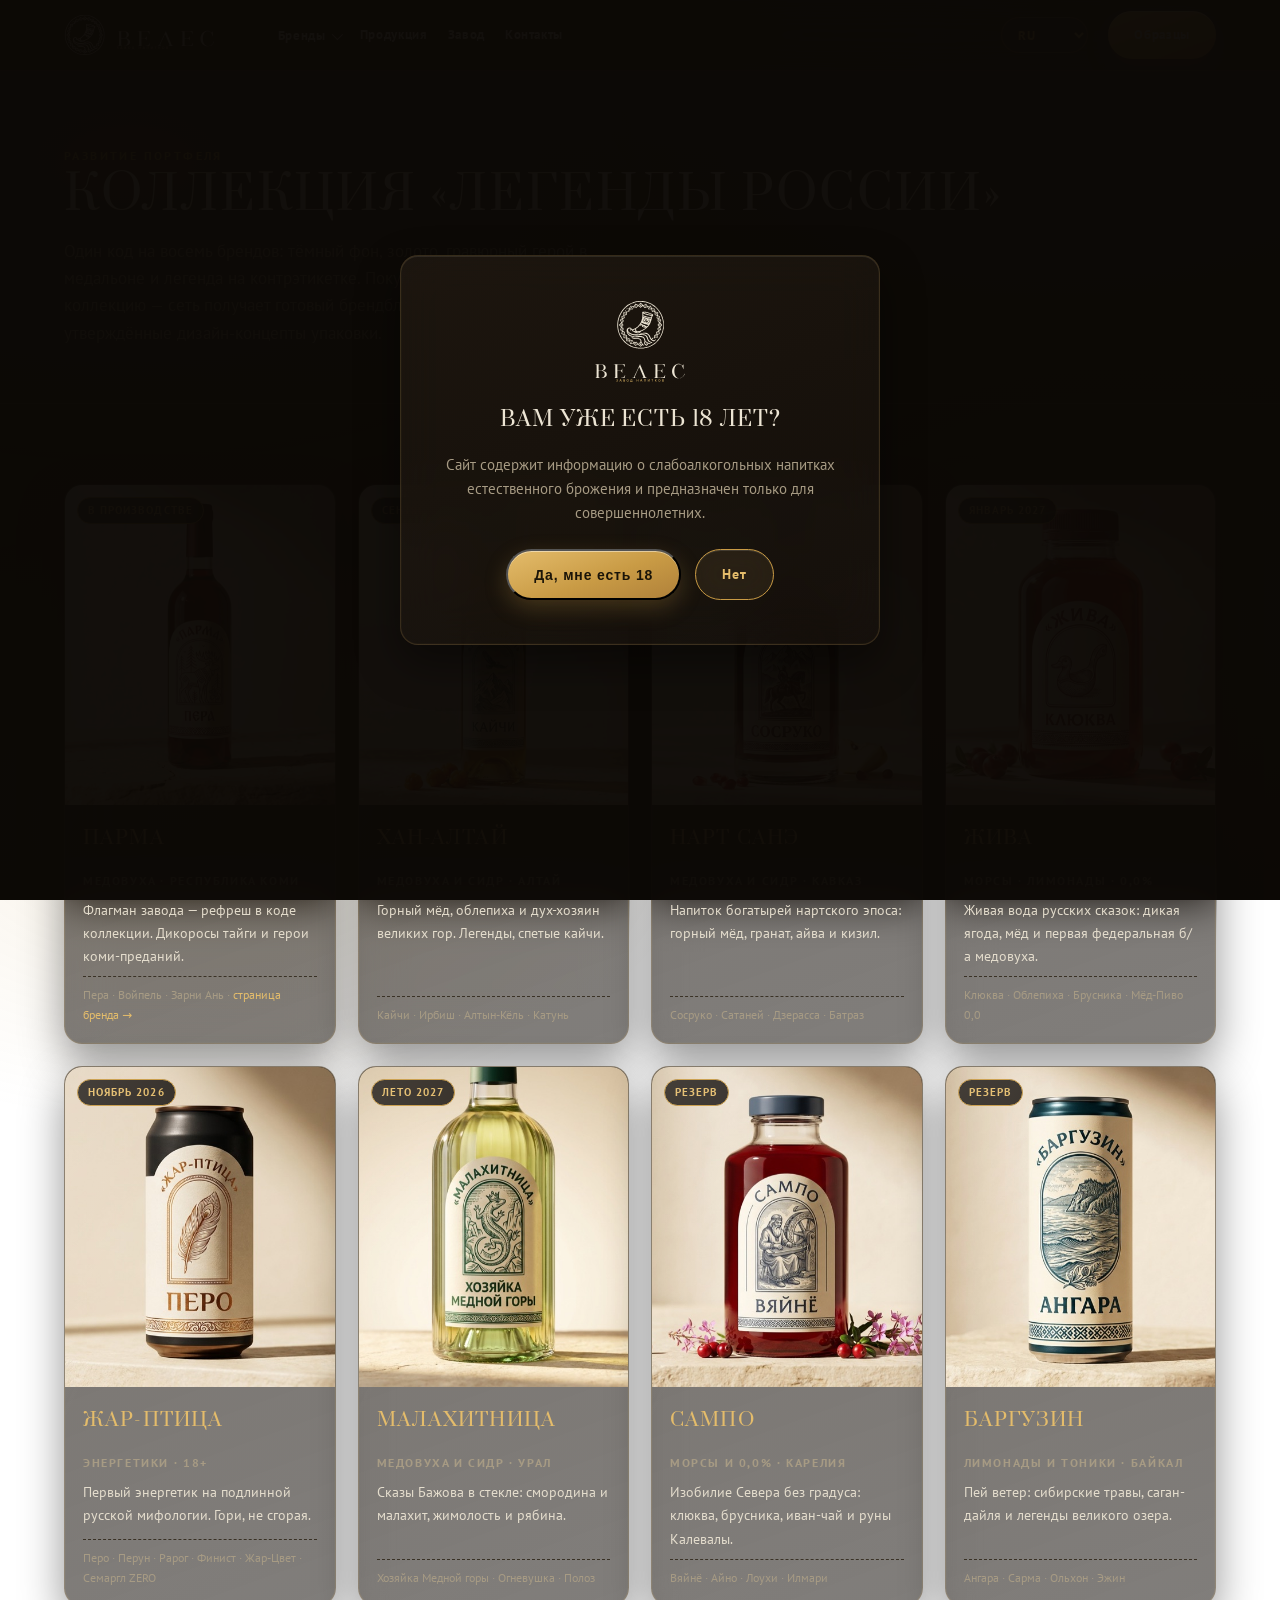
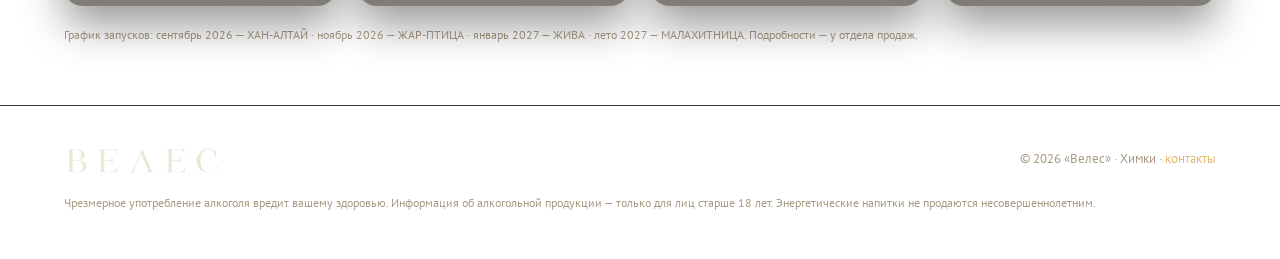
<file: legendy.html>
<!doctype html>
<html lang="ru">
<head>
<meta charset="utf-8">
<meta name="viewport" content="width=device-width, initial-scale=1">
<title>Коллекция «Легенды России» | Велес</title>
<meta name="description" content="Восемь брендов на мифологии регионов России: ПАРМА, ХАН-АЛТАЙ, НАРТ САНЭ, ЖИВА, ЖАР-ПТИЦА, МАЛАХИТНИЦА, САМПО, БАРГУЗИН.">
<meta name="theme-color" content="#14100C">
<meta property="og:title" content="Коллекция «Легенды России» | Велес">
<meta property="og:image" content="og-image.png">
<link rel="icon" href="favicon.ico" sizes="32x32">
<link rel="icon" href="favicon.svg" type="image/svg+xml">
<link rel="apple-touch-icon" href="apple-touch-icon.png">
<link rel="manifest" href="site.webmanifest">
<link rel="preconnect" href="https://fonts.googleapis.com">
<link rel="stylesheet" href="https://fonts.googleapis.com/css2?family=Prata&family=PT+Sans:wght@400;700&display=swap">
<link rel="stylesheet" href="colors.css">
<link rel="stylesheet" href="typography.css">
<link rel="stylesheet" href="style.css">
</head>
<body>
<div id="age" class="hidden">
  <div class="box glass">
    <img src="logo-primary.svg" alt="ВЕЛЕС — завод напитков">
    <h2 style="font-size:21px" data-i18n="age.t">Вам уже есть 18 лет?</h2>
    <p data-i18n="age.p">Сайт содержит информацию о слабоалкогольных напитках естественного брожения и предназначен только для совершеннолетних.</p>
    <div class="row">
      <button class="btn" onclick="document.getElementById('age').classList.add('hidden');localStorage.setItem('veles18','y')" data-i18n="age.yes">Да, мне есть 18</button>
      <a class="btn ghost" href="https://ya.ru" data-i18n="age.no">Нет</a>
    </div>
  </div>
</div>
<script>if(localStorage.getItem('veles18')!=='y'){document.getElementById('age').classList.remove('hidden');}</script>
<nav>
  <div class="wrap">
    <a href="index.html"><img class="lg" src="logo-horizontal.svg" alt="ВЕЛЕС — завод напитков"></a>
    <div class="dd">
      <a class="nl" href="legendy.html" data-i18n="nav.brands">Бренды</a>
      <div class="ddm">
        <a href="parma.html" data-i18n="nav.parma">ПАРМА</a>
        <a href="a-live.html" data-i18n="nav.alive">A-LIVE</a>
        <a href="l-essence.html" data-i18n="nav.less">L'ESSENCE</a>
        <div class="sep"></div>
        <a href="legendy.html" data-i18n="nav.leg">Легенды России</a>
      </div>
    </div>
    <a class="nl" href="produkciya.html" data-i18n="nav.prod">Продукция</a>
    <a class="nl" href="zavod.html" data-i18n="nav.plant">Завод</a>
    <a class="nl" href="kontakty.html" data-i18n="nav.cont">Контакты</a>
    <select id="langsel" class="langsel" aria-label="Language"></select>
    <a class="nl cta btn" href="kontakty.html" data-i18n="nav.cta">Образцы</a>
  </div>
</nav>
<div class="hero-page"><div class="wrap"><span class="label">Развитие портфеля</span><h1>Коллекция «Легенды России»</h1><p class="sub">Один код на восемь брендов: тёмный фон, золото, гравюрный герой в медальоне и легенда на контрэтикетке. Покупатель собирает коллекцию — сеть получает готовый брендблок. Изображения — утверждённые дизайн-концепты упаковки.</p></div></div>
<section>
  <div class="wrap">
    <div class="brands">
      <div class="bcard"><div class="ph3"><span class="badge">В ПРОИЗВОДСТВЕ</span><img src="legendy-v2/web/hero-parma.jpg" alt="ПАРМА" loading="lazy"></div>
        <div class="tx"><h3>ПАРМА</h3><div class="cat">Медовуха · Республика Коми</div>
        <p>Флагман завода — рефреш в коде коллекции. Дикоросы тайги и герои коми-преданий.</p>
        <div class="sku">Пера · Войпель · Зарни Ань · <a href="parma.html">страница бренда →</a></div></div></div>
      <div class="bcard"><div class="ph3"><span class="badge">СЕНТЯБРЬ 2026</span><img src="legendy-v2/web/hero-khan-altai.jpg" alt="ХАН-АЛТАЙ" loading="lazy"></div>
        <div class="tx"><h3>ХАН-АЛТАЙ</h3><div class="cat">Медовуха и сидр · Алтай</div>
        <p>Горный мёд, облепиха и дух-хозяин великих гор. Легенды, спетые кайчи.</p>
        <div class="sku">Кайчи · Ирбиш · Алтын-Кёль · Катунь</div></div></div>
      <div class="bcard"><div class="ph3"><span class="badge">ГОТОВИТСЯ</span><img src="legendy-v2/web/hero-nart-sane.jpg" alt="НАРТ САНЭ" loading="lazy"></div>
        <div class="tx"><h3>НАРТ САНЭ</h3><div class="cat">Медовуха и сидр · Кавказ</div>
        <p>Напиток богатырей нартского эпоса: горный мёд, гранат, айва и кизил.</p>
        <div class="sku">Сосруко · Сатаней · Дзерасса · Батраз</div></div></div>
      <div class="bcard"><div class="ph3"><span class="badge">ЯНВАРЬ 2027</span><img src="legendy-v2/web/hero-zhiva.jpg" alt="ЖИВА" loading="lazy"></div>
        <div class="tx"><h3>ЖИВА</h3><div class="cat">Морсы · лимонады · 0,0%</div>
        <p>Живая вода русских сказок: дикая ягода, мёд и первая федеральная б/а медовуха.</p>
        <div class="sku">Клюква · Облепиха · Брусника · Мёд-Пиво 0,0</div></div></div>
      <div class="bcard"><div class="ph3"><span class="badge">НОЯБРЬ 2026</span><img src="legendy-v2/web/hero-zhar-ptitsa.jpg" alt="ЖАР-ПТИЦА" loading="lazy"></div>
        <div class="tx"><h3>ЖАР-ПТИЦА</h3><div class="cat">Энергетики · 18+</div>
        <p>Первый энергетик на подлинной русской мифологии. Гори, не сгорая.</p>
        <div class="sku">Перо · Перун · Рарог · Финист · Жар-Цвет · Семаргл ZERO</div></div></div>
      <div class="bcard"><div class="ph3"><span class="badge">ЛЕТО 2027</span><img src="legendy-v2/web/hero-malakhitnitsa.jpg" alt="МАЛАХИТНИЦА" loading="lazy"></div>
        <div class="tx"><h3>МАЛАХИТНИЦА</h3><div class="cat">Медовуха и сидр · Урал</div>
        <p>Сказы Бажова в стекле: смородина и малахит, жимолость и рябина.</p>
        <div class="sku">Хозяйка Медной горы · Огневушка · Полоз</div></div></div>
      <div class="bcard"><div class="ph3"><span class="badge">РЕЗЕРВ</span><img src="legendy-v2/web/hero-sampo.jpg" alt="САМПО" loading="lazy"></div>
        <div class="tx"><h3>САМПО</h3><div class="cat">Морсы и 0,0% · Карелия</div>
        <p>Изобилие Севера без градуса: клюква, брусника, иван-чай и руны Калевалы.</p>
        <div class="sku">Вяйнё · Айно · Лоухи · Илмари</div></div></div>
      <div class="bcard"><div class="ph3"><span class="badge">РЕЗЕРВ</span><img src="legendy-v2/web/hero-barguzin.jpg" alt="БАРГУЗИН" loading="lazy"></div>
        <div class="tx"><h3>БАРГУЗИН</h3><div class="cat">Лимонады и тоники · Байкал</div>
        <p>Пей ветер: сибирские травы, саган-дайля и легенды великого озера.</p>
        <div class="sku">Ангара · Сарма · Ольхон · Эжин</div></div></div>
</div>
    <p class="note18" style="margin-top:20px">График запусков: сентябрь 2026 — ХАН-АЛТАЙ · ноябрь 2026 — ЖАР-ПТИЦА · январь 2027 — ЖИВА · лето 2027 — МАЛАХИТНИЦА. Подробности — у отдела продаж.</p>
  </div>
</section>
<footer>
  <div class="wrap">
    <img src="logo-wordmark.svg" alt="ВЕЛЕС">
    <span>© 2026 «Велес» · Химки · <a href="kontakty.html">контакты</a></span>
    <span class="note18" data-i18n="ft.warn">Чрезмерное употребление алкоголя вредит вашему здоровью. Информация об алкогольной продукции — только для лиц старше 18 лет. Энергетические напитки не продаются несовершеннолетним.</span>
  </div>
</footer>
<script src="i18n.js" defer></script>
</body>
</html>
</file>
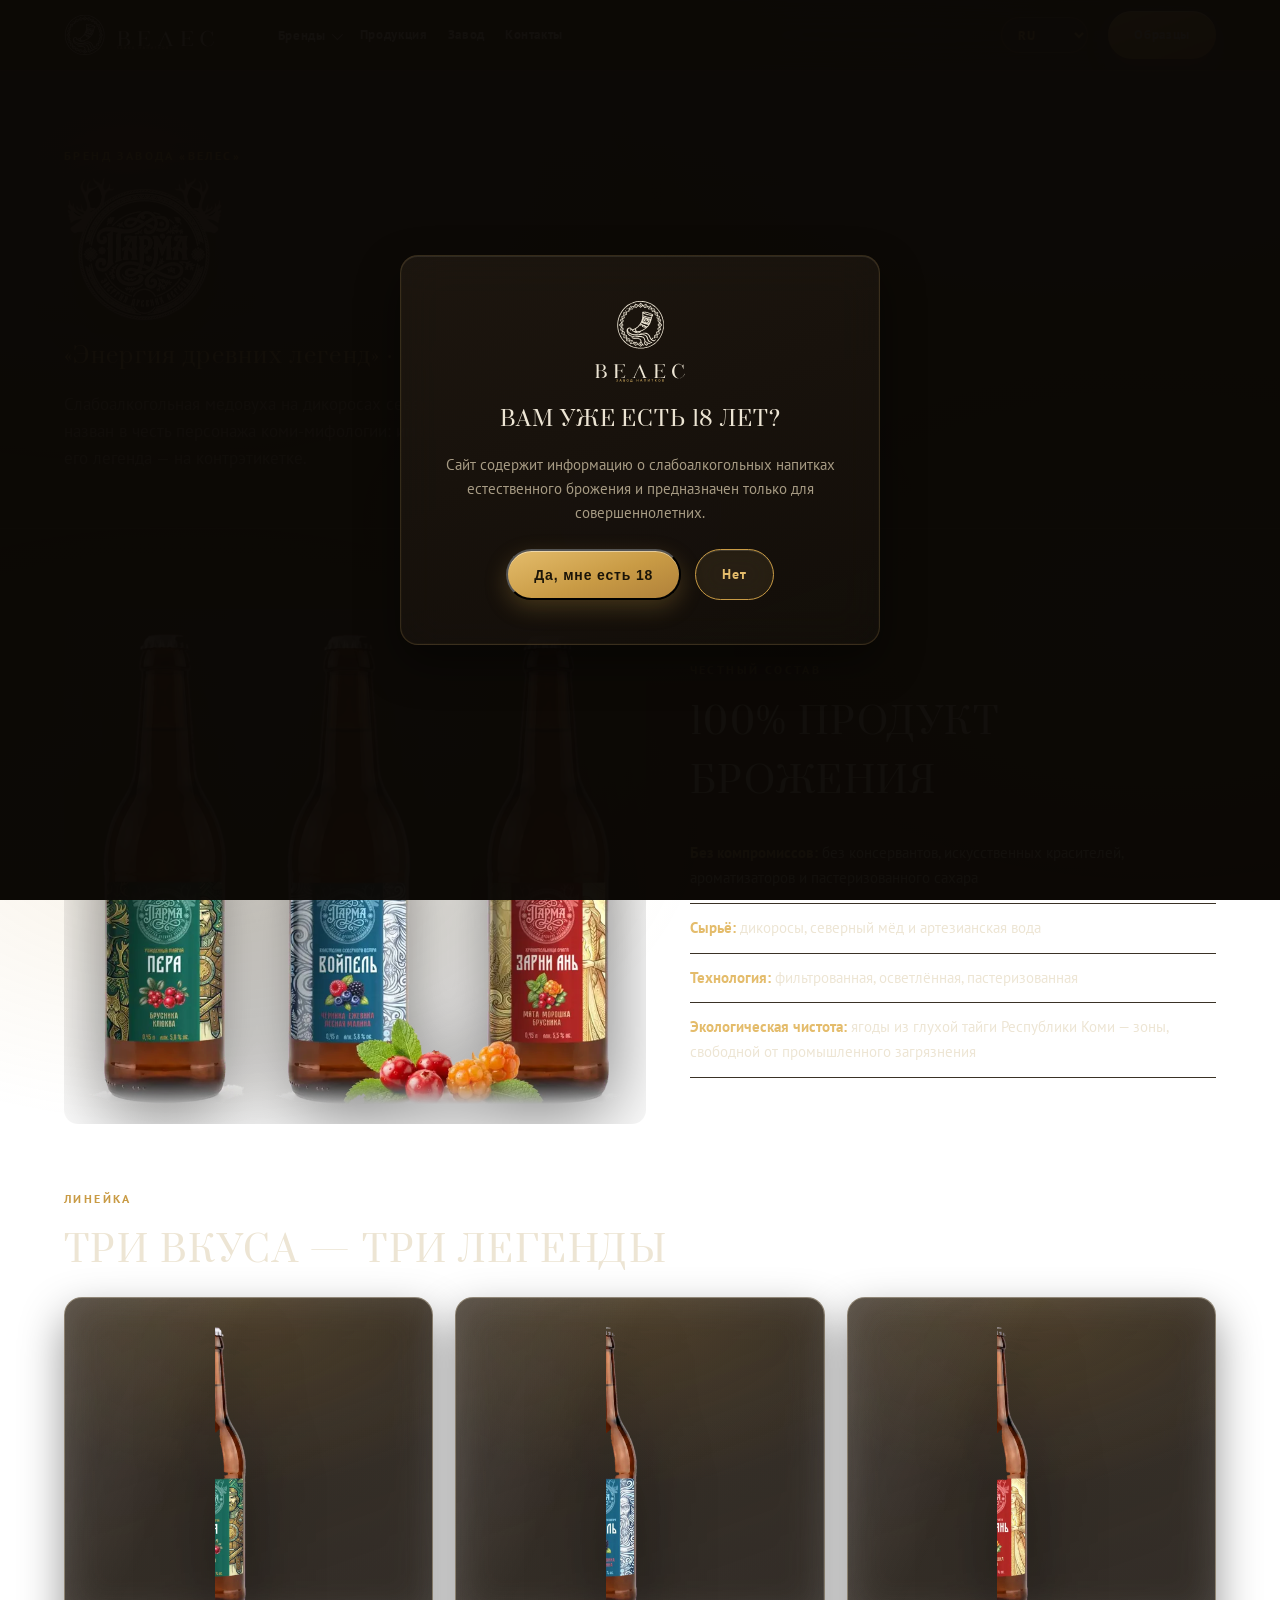
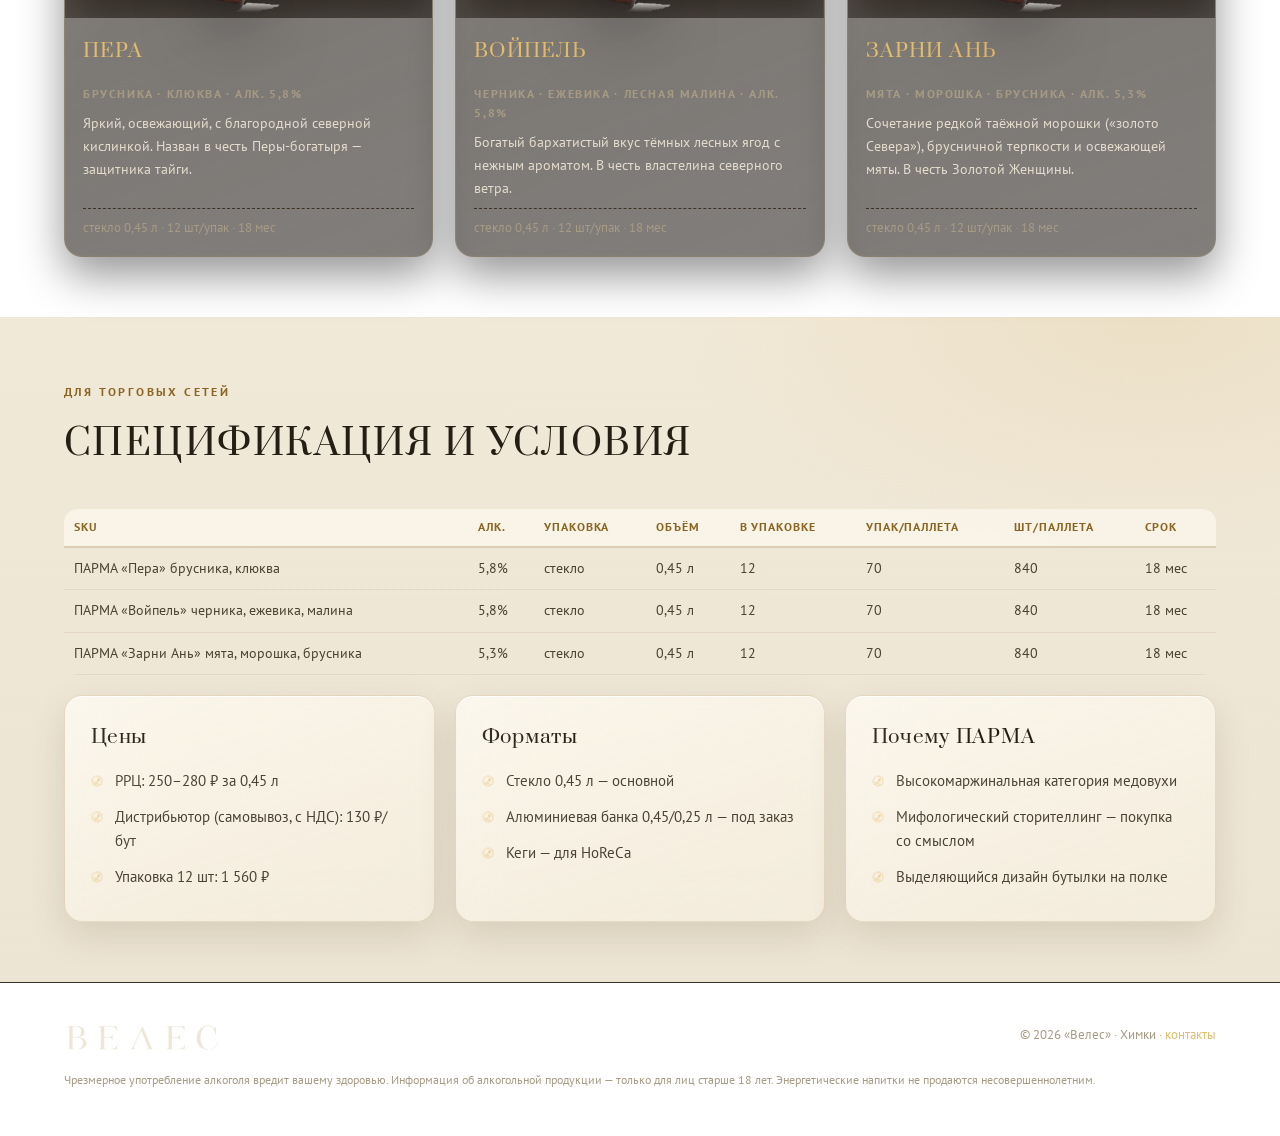
<file: parma.html>
<!doctype html>
<html lang="ru">
<head>
<meta charset="utf-8">
<meta name="viewport" content="width=device-width, initial-scale=1">
<title>ПАРМА — медовуха на дикоросах | Велес</title>
<meta name="description" content="Медовуха ПАРМА: Пера, Войпель, Зарни Ань. 100% продукт брожения — дикоросы, северный мёд, артезианская вода. Стекло 0,45 л.">
<meta name="theme-color" content="#14100C">
<meta property="og:title" content="ПАРМА — медовуха на дикоросах | Велес">
<meta property="og:image" content="og-image.png">
<link rel="icon" href="favicon.ico" sizes="32x32">
<link rel="icon" href="favicon.svg" type="image/svg+xml">
<link rel="apple-touch-icon" href="apple-touch-icon.png">
<link rel="manifest" href="site.webmanifest">
<link rel="preconnect" href="https://fonts.googleapis.com">
<link rel="stylesheet" href="https://fonts.googleapis.com/css2?family=Prata&family=PT+Sans:wght@400;700&display=swap">
<link rel="stylesheet" href="colors.css">
<link rel="stylesheet" href="typography.css">
<link rel="stylesheet" href="style.css">
</head>
<body>
<div id="age" class="hidden">
  <div class="box glass">
    <img src="logo-primary.svg" alt="ВЕЛЕС — завод напитков">
    <h2 style="font-size:21px" data-i18n="age.t">Вам уже есть 18 лет?</h2>
    <p data-i18n="age.p">Сайт содержит информацию о слабоалкогольных напитках естественного брожения и предназначен только для совершеннолетних.</p>
    <div class="row">
      <button class="btn" onclick="document.getElementById('age').classList.add('hidden');localStorage.setItem('veles18','y')" data-i18n="age.yes">Да, мне есть 18</button>
      <a class="btn ghost" href="https://ya.ru" data-i18n="age.no">Нет</a>
    </div>
  </div>
</div>
<script>if(localStorage.getItem('veles18')!=='y'){document.getElementById('age').classList.remove('hidden');}</script>
<nav>
  <div class="wrap">
    <a href="index.html"><img class="lg" src="logo-horizontal.svg" alt="ВЕЛЕС — завод напитков"></a>
    <div class="dd">
      <a class="nl" href="legendy.html" data-i18n="nav.brands">Бренды</a>
      <div class="ddm">
        <a href="parma.html" data-i18n="nav.parma">ПАРМА</a>
        <a href="a-live.html" data-i18n="nav.alive">A-LIVE</a>
        <a href="l-essence.html" data-i18n="nav.less">L'ESSENCE</a>
        <div class="sep"></div>
        <a href="legendy.html" data-i18n="nav.leg">Легенды России</a>
      </div>
    </div>
    <a class="nl" href="produkciya.html" data-i18n="nav.prod">Продукция</a>
    <a class="nl" href="zavod.html" data-i18n="nav.plant">Завод</a>
    <a class="nl" href="kontakty.html" data-i18n="nav.cont">Контакты</a>
    <select id="langsel" class="langsel" aria-label="Language"></select>
    <a class="nl cta btn" href="kontakty.html" data-i18n="nav.cta">Образцы</a>
  </div>
</nav>
<div class="hero-page"><div class="wrap"><span class="label">Бренд завода «Велес»</span><img src="logo-parma.webp" alt="ПАРМА" class="brandlogo"><h1 style="position:absolute;left:-9999px">ПАРМА</h1><p class="slogan">«Энергия древних легенд» · «Там, где тайга хранит секреты»</p><p class="sub">Слабоалкогольная медовуха на дикоросах северной тайги. Каждый вкус назван в честь персонажа коми-мифологии: имя героя — на этикетке, его легенда — на контрэтикетке.</p></div></div>
<section>
  <div class="wrap">
    <div class="split" style="margin-bottom:60px">
      <figure class="ph cut"><img src="cut-parma-line.webp" alt="Линейка медовухи ПАРМА"></figure>
      <div>
        <span class="label">Честный состав</span>
        <h2>100% продукт брожения</h2>
        <ul class="speclist">
          <li><span><b>Без компромиссов:</b> без консервантов, искусственных красителей, ароматизаторов и пастеризованного сахара</span></li>
          <li><span><b>Сырьё:</b> дикоросы, северный мёд и артезианская вода</span></li>
          <li><span><b>Технология:</b> фильтрованная, осветлённая, пастеризованная</span></li>
          <li><span><b>Экологическая чистота:</b> ягоды из глухой тайги Республики Коми — зоны, свободной от промышленного загрязнения</span></li>
        </ul>
      </div>
    </div>
    <span class="label">Линейка</span>
    <h2>Три вкуса — три легенды</h2>
    <div class="skus">
      <div class="sku-card"><div class="ph2 cutbox"><img src="cut-parma-pera.webp" alt="ПАРМА Пера"></div>
        <div class="tx"><h3>ПЕРА</h3><div class="cat">брусника · клюква · алк. 5,8%</div>
        <p>Яркий, освежающий, с благородной северной кислинкой. Назван в честь Перы-богатыря — защитника тайги.</p>
        <div class="meta">стекло 0,45 л · 12 шт/упак · 18 мес</div></div></div>
      <div class="sku-card"><div class="ph2 cutbox"><img src="cut-parma-voypel.webp" alt="ПАРМА Войпель"></div>
        <div class="tx"><h3>ВОЙПЕЛЬ</h3><div class="cat">черника · ежевика · лесная малина · алк. 5,8%</div>
        <p>Богатый бархатистый вкус тёмных лесных ягод с нежным ароматом. В честь властелина северного ветра.</p>
        <div class="meta">стекло 0,45 л · 12 шт/упак · 18 мес</div></div></div>
      <div class="sku-card"><div class="ph2 cutbox"><img src="cut-parma-zarni.webp" alt="ПАРМА Зарни Ань"></div>
        <div class="tx"><h3>ЗАРНИ АНЬ</h3><div class="cat">мята · морошка · брусника · алк. 5,3%</div>
        <p>Сочетание редкой таёжной морошки («золото Севера»), брусничной терпкости и освежающей мяты. В честь Золотой Женщины.</p>
        <div class="meta">стекло 0,45 л · 12 шт/упак · 18 мес</div></div></div>
    </div>
  </div>
</section>
<section class="light" style="padding-top:60px">
  <div class="wrap">
    <span class="label">Для торговых сетей</span>
    <h2>Спецификация и условия</h2>
    <div class="tablewrap"><table class="spec">
      <tr><th>SKU</th><th>Алк.</th><th>Упаковка</th><th>Объём</th><th>В упаковке</th><th>Упак/паллета</th><th>Шт/паллета</th><th>Срок</th></tr>
      <tr><td>ПАРМА «Пера» брусника, клюква</td><td class="num">5,8%</td><td>стекло</td><td class="num">0,45 л</td><td class="num">12</td><td class="num">70</td><td class="num">840</td><td class="num">18 мес</td></tr>
      <tr><td>ПАРМА «Войпель» черника, ежевика, малина</td><td class="num">5,8%</td><td>стекло</td><td class="num">0,45 л</td><td class="num">12</td><td class="num">70</td><td class="num">840</td><td class="num">18 мес</td></tr>
      <tr><td>ПАРМА «Зарни Ань» мята, морошка, брусника</td><td class="num">5,3%</td><td>стекло</td><td class="num">0,45 л</td><td class="num">12</td><td class="num">70</td><td class="num">840</td><td class="num">18 мес</td></tr>
    </table></div>
    <div class="grid3">
      <div class="card"><h3>Цены</h3><ul><li>РРЦ: 250–280 ₽ за 0,45 л</li><li>Дистрибьютор (самовывоз, с НДС): 130 ₽/бут</li><li>Упаковка 12 шт: 1 560 ₽</li></ul></div>
      <div class="card"><h3>Форматы</h3><ul><li>Стекло 0,45 л — основной</li><li>Алюминиевая банка 0,45/0,25 л — под заказ</li><li>Кеги — для HoReCa</li></ul></div>
      <div class="card"><h3>Почему ПАРМА</h3><ul><li>Высокомаржинальная категория медовухи</li><li>Мифологический сторителлинг — покупка со смыслом</li><li>Выделяющийся дизайн бутылки на полке</li></ul></div>
    </div>
  </div>
</section>
<footer>
  <div class="wrap">
    <img src="logo-wordmark.svg" alt="ВЕЛЕС">
    <span>© 2026 «Велес» · Химки · <a href="kontakty.html">контакты</a></span>
    <span class="note18" data-i18n="ft.warn">Чрезмерное употребление алкоголя вредит вашему здоровью. Информация об алкогольной продукции — только для лиц старше 18 лет. Энергетические напитки не продаются несовершеннолетним.</span>
  </div>
</footer>
<script src="i18n.js" defer></script>
</body>
</html>
</file>
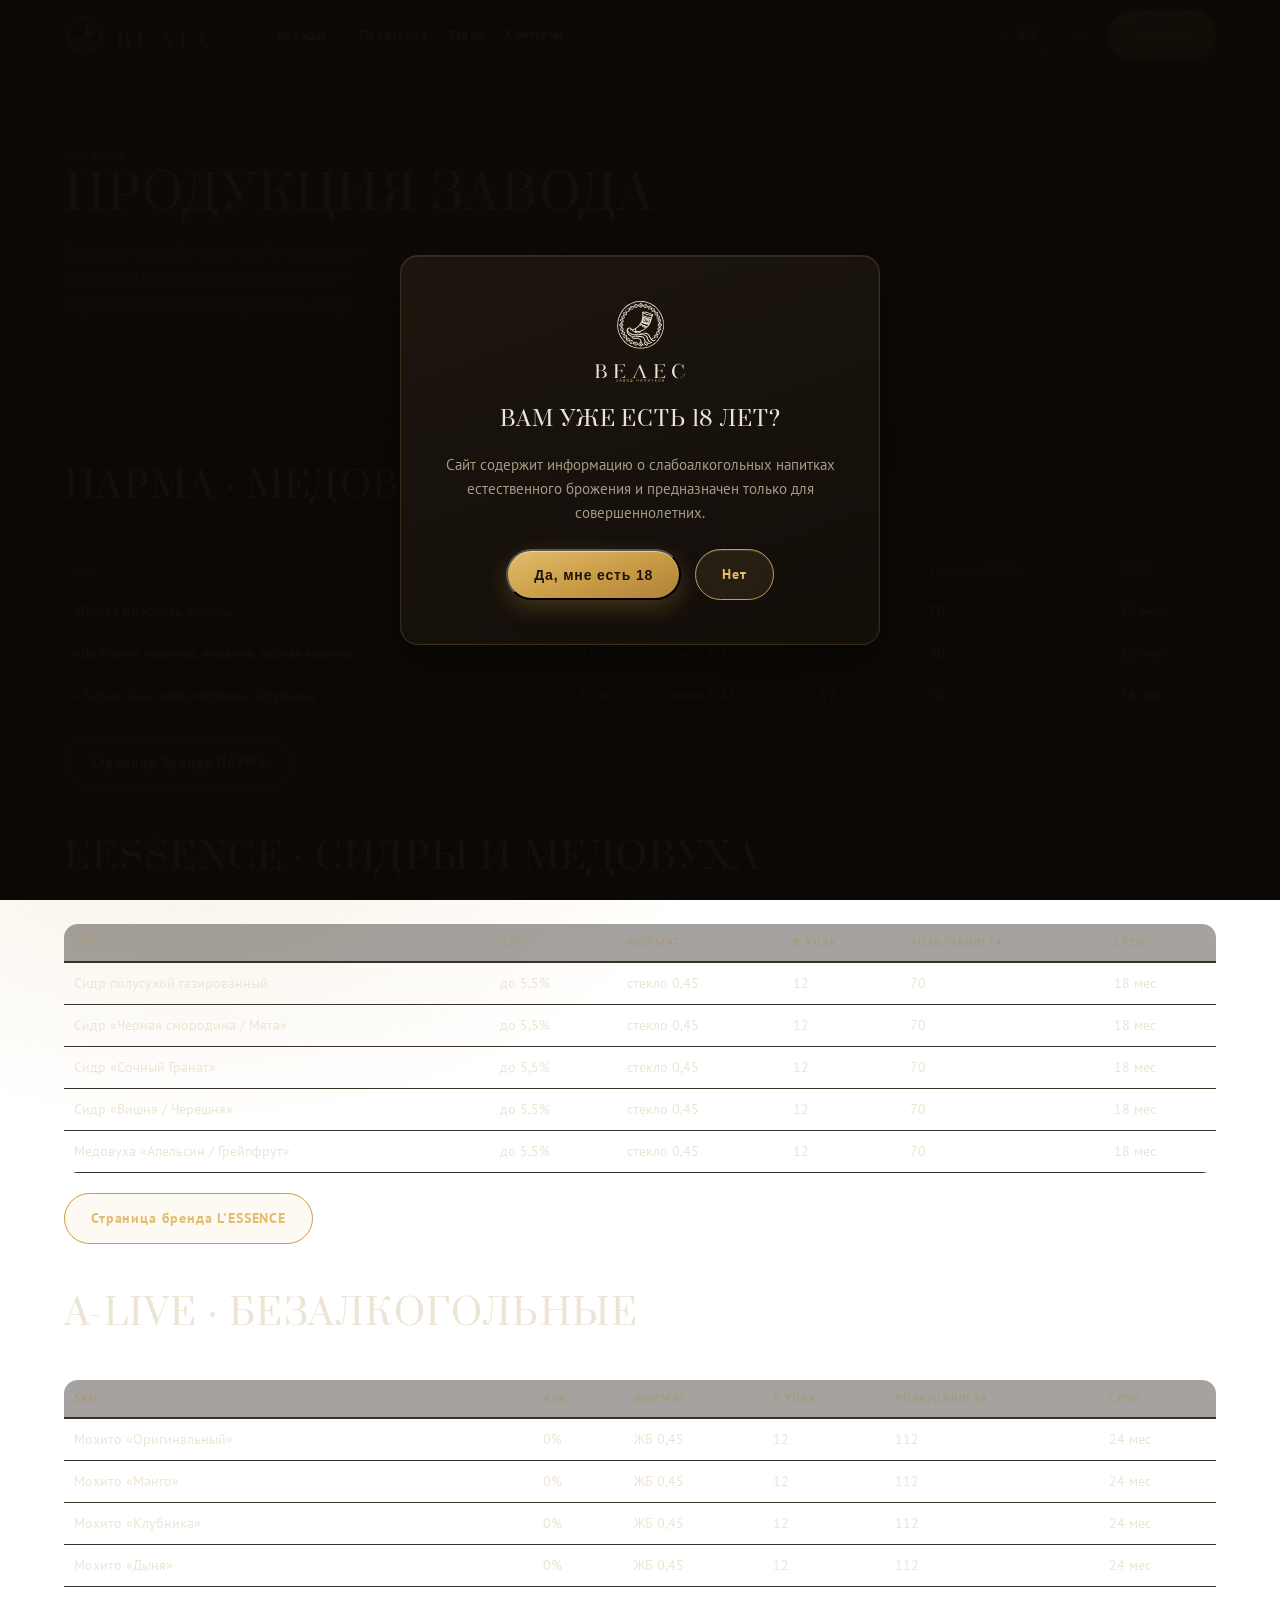
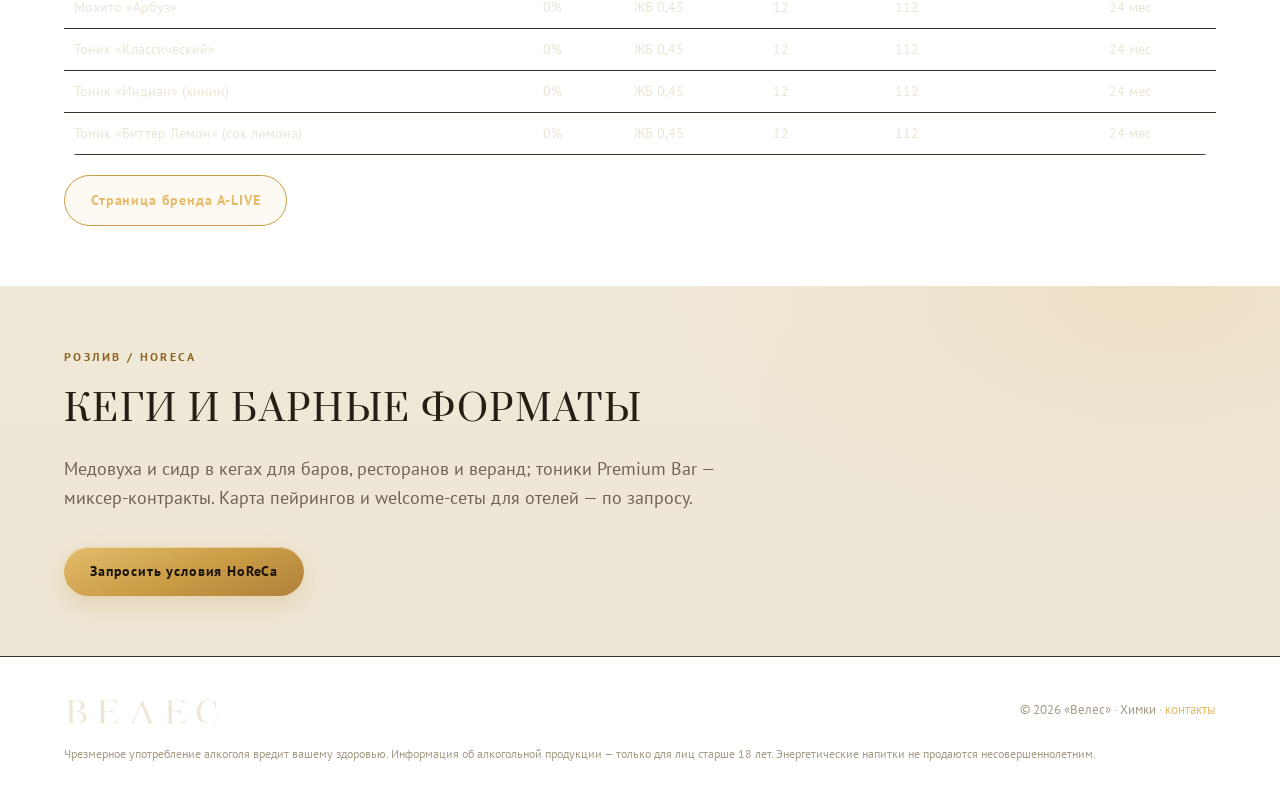
<file: produkciya.html>
<!doctype html>
<html lang="ru">
<head>
<meta charset="utf-8">
<meta name="viewport" content="width=device-width, initial-scale=1">
<title>Каталог продукции | Велес</title>
<meta name="description" content="Полный каталог завода «Велес»: медовуха ПАРМА, сидры L'ESSENCE, безалкогольные A-Live. Спецификации, паллетные нормы, сроки годности.">
<meta name="theme-color" content="#14100C">
<meta property="og:title" content="Каталог продукции | Велес">
<meta property="og:image" content="og-image.png">
<link rel="icon" href="favicon.ico" sizes="32x32">
<link rel="icon" href="favicon.svg" type="image/svg+xml">
<link rel="apple-touch-icon" href="apple-touch-icon.png">
<link rel="manifest" href="site.webmanifest">
<link rel="preconnect" href="https://fonts.googleapis.com">
<link rel="stylesheet" href="https://fonts.googleapis.com/css2?family=Prata&family=PT+Sans:wght@400;700&display=swap">
<link rel="stylesheet" href="colors.css">
<link rel="stylesheet" href="typography.css">
<link rel="stylesheet" href="style.css">
</head>
<body>
<div id="age" class="hidden">
  <div class="box glass">
    <img src="logo-primary.svg" alt="ВЕЛЕС — завод напитков">
    <h2 style="font-size:21px" data-i18n="age.t">Вам уже есть 18 лет?</h2>
    <p data-i18n="age.p">Сайт содержит информацию о слабоалкогольных напитках естественного брожения и предназначен только для совершеннолетних.</p>
    <div class="row">
      <button class="btn" onclick="document.getElementById('age').classList.add('hidden');localStorage.setItem('veles18','y')" data-i18n="age.yes">Да, мне есть 18</button>
      <a class="btn ghost" href="https://ya.ru" data-i18n="age.no">Нет</a>
    </div>
  </div>
</div>
<script>if(localStorage.getItem('veles18')!=='y'){document.getElementById('age').classList.remove('hidden');}</script>
<nav>
  <div class="wrap">
    <a href="index.html"><img class="lg" src="logo-horizontal.svg" alt="ВЕЛЕС — завод напитков"></a>
    <div class="dd">
      <a class="nl" href="legendy.html" data-i18n="nav.brands">Бренды</a>
      <div class="ddm">
        <a href="parma.html" data-i18n="nav.parma">ПАРМА</a>
        <a href="a-live.html" data-i18n="nav.alive">A-LIVE</a>
        <a href="l-essence.html" data-i18n="nav.less">L'ESSENCE</a>
        <div class="sep"></div>
        <a href="legendy.html" data-i18n="nav.leg">Легенды России</a>
      </div>
    </div>
    <a class="nl on" href="produkciya.html" data-i18n="nav.prod">Продукция</a>
    <a class="nl" href="zavod.html" data-i18n="nav.plant">Завод</a>
    <a class="nl" href="kontakty.html" data-i18n="nav.cont">Контакты</a>
    <select id="langsel" class="langsel" aria-label="Language"></select>
    <a class="nl cta btn" href="kontakty.html" data-i18n="nav.cta">Образцы</a>
  </div>
</nav>
<div class="hero-page"><div class="wrap"><span class="label">Каталог</span><h1>Продукция завода</h1><p class="sub">Сводные спецификации действующего ассортимента: 16 SKU в трёх брендах. Паллетные нормы и сроки — для листинга и логистики. Образцы и Excel-спецификацию отправляем за 48 часов.</p></div></div>
<section>
  <div class="wrap">
    <h2 style="margin-top:0">ПАРМА · медовуха</h2>
    <div class="tablewrap"><table class="spec">
      <tr><th>SKU</th><th>Алк.</th><th>Формат</th><th>В упак</th><th>Упак/паллета</th><th>Срок</th></tr>
      <tr><td>«Пера» брусника, клюква</td><td class="num">5,8%</td><td>стекло 0,45</td><td class="num">12</td><td class="num">70</td><td class="num">18 мес</td></tr>
      <tr><td>«Войпель» черника, ежевика, лесная малина</td><td class="num">5,8%</td><td>стекло 0,45</td><td class="num">12</td><td class="num">70</td><td class="num">18 мес</td></tr>
      <tr><td>«Зарни Ань» мята, морошка, брусника</td><td class="num">5,3%</td><td>стекло 0,45</td><td class="num">12</td><td class="num">70</td><td class="num">18 мес</td></tr>
    </table></div>
    <p style="margin-bottom:40px"><a class="btn ghost" href="parma.html">Страница бренда ПАРМА</a></p>

    <h2>L'ESSENCE · сидры и медовуха</h2>
    <div class="tablewrap"><table class="spec">
      <tr><th>SKU</th><th>Алк.</th><th>Формат</th><th>В упак</th><th>Упак/паллета</th><th>Срок</th></tr>
      <tr><td>Сидр полусухой газированный</td><td class="num">до 5,5%</td><td>стекло 0,45</td><td class="num">12</td><td class="num">70</td><td class="num">18 мес</td></tr>
      <tr><td>Сидр «Чёрная смородина / Мята»</td><td class="num">до 5,5%</td><td>стекло 0,45</td><td class="num">12</td><td class="num">70</td><td class="num">18 мес</td></tr>
      <tr><td>Сидр «Сочный Гранат»</td><td class="num">до 5,5%</td><td>стекло 0,45</td><td class="num">12</td><td class="num">70</td><td class="num">18 мес</td></tr>
      <tr><td>Сидр «Вишня / Черешня»</td><td class="num">до 5,5%</td><td>стекло 0,45</td><td class="num">12</td><td class="num">70</td><td class="num">18 мес</td></tr>
      <tr><td>Медовуха «Апельсин / Грейпфрут»</td><td class="num">до 5,5%</td><td>стекло 0,45</td><td class="num">12</td><td class="num">70</td><td class="num">18 мес</td></tr>
    </table></div>
    <p style="margin-bottom:40px"><a class="btn ghost" href="l-essence.html">Страница бренда L'ESSENCE</a></p>

    <h2>A-LIVE · безалкогольные</h2>
    <div class="tablewrap"><table class="spec">
      <tr><th>SKU</th><th>Алк.</th><th>Формат</th><th>В упак</th><th>Упак/паллета</th><th>Срок</th></tr>
      <tr><td>Мохито «Оригинальный»</td><td class="num">0%</td><td>ЖБ 0,45</td><td class="num">12</td><td class="num">112</td><td class="num">24 мес</td></tr>
      <tr><td>Мохито «Манго»</td><td class="num">0%</td><td>ЖБ 0,45</td><td class="num">12</td><td class="num">112</td><td class="num">24 мес</td></tr>
      <tr><td>Мохито «Клубника»</td><td class="num">0%</td><td>ЖБ 0,45</td><td class="num">12</td><td class="num">112</td><td class="num">24 мес</td></tr>
      <tr><td>Мохито «Дыня»</td><td class="num">0%</td><td>ЖБ 0,45</td><td class="num">12</td><td class="num">112</td><td class="num">24 мес</td></tr>
      <tr><td>Мохито «Арбуз»</td><td class="num">0%</td><td>ЖБ 0,45</td><td class="num">12</td><td class="num">112</td><td class="num">24 мес</td></tr>
      <tr><td>Тоник «Классический»</td><td class="num">0%</td><td>ЖБ 0,45</td><td class="num">12</td><td class="num">112</td><td class="num">24 мес</td></tr>
      <tr><td>Тоник «Индиан» (хинин)</td><td class="num">0%</td><td>ЖБ 0,45</td><td class="num">12</td><td class="num">112</td><td class="num">24 мес</td></tr>
      <tr><td>Тоник «Биттер Лемон» (сок лимона)</td><td class="num">0%</td><td>ЖБ 0,45</td><td class="num">12</td><td class="num">112</td><td class="num">24 мес</td></tr>
    </table></div>
    <p><a class="btn ghost" href="a-live.html">Страница бренда A-LIVE</a></p>
  </div>
</section>
<section class="light" style="padding-top:56px">
  <div class="wrap">
    <span class="label">Розлив / HoReCa</span>
    <h2>Кеги и барные форматы</h2>
    <p class="lead">Медовуха и сидр в кегах для баров, ресторанов и веранд; тоники Premium Bar — миксер-контракты. Карта пейрингов и welcome-сеты для отелей — по запросу.</p>
    <a class="btn" href="kontakty.html">Запросить условия HoReCa</a>
  </div>
</section>
<footer>
  <div class="wrap">
    <img src="logo-wordmark.svg" alt="ВЕЛЕС">
    <span>© 2026 «Велес» · Химки · <a href="kontakty.html">контакты</a></span>
    <span class="note18" data-i18n="ft.warn">Чрезмерное употребление алкоголя вредит вашему здоровью. Информация об алкогольной продукции — только для лиц старше 18 лет. Энергетические напитки не продаются несовершеннолетним.</span>
  </div>
</footer>
<script src="i18n.js" defer></script>
</body>
</html>
</file>
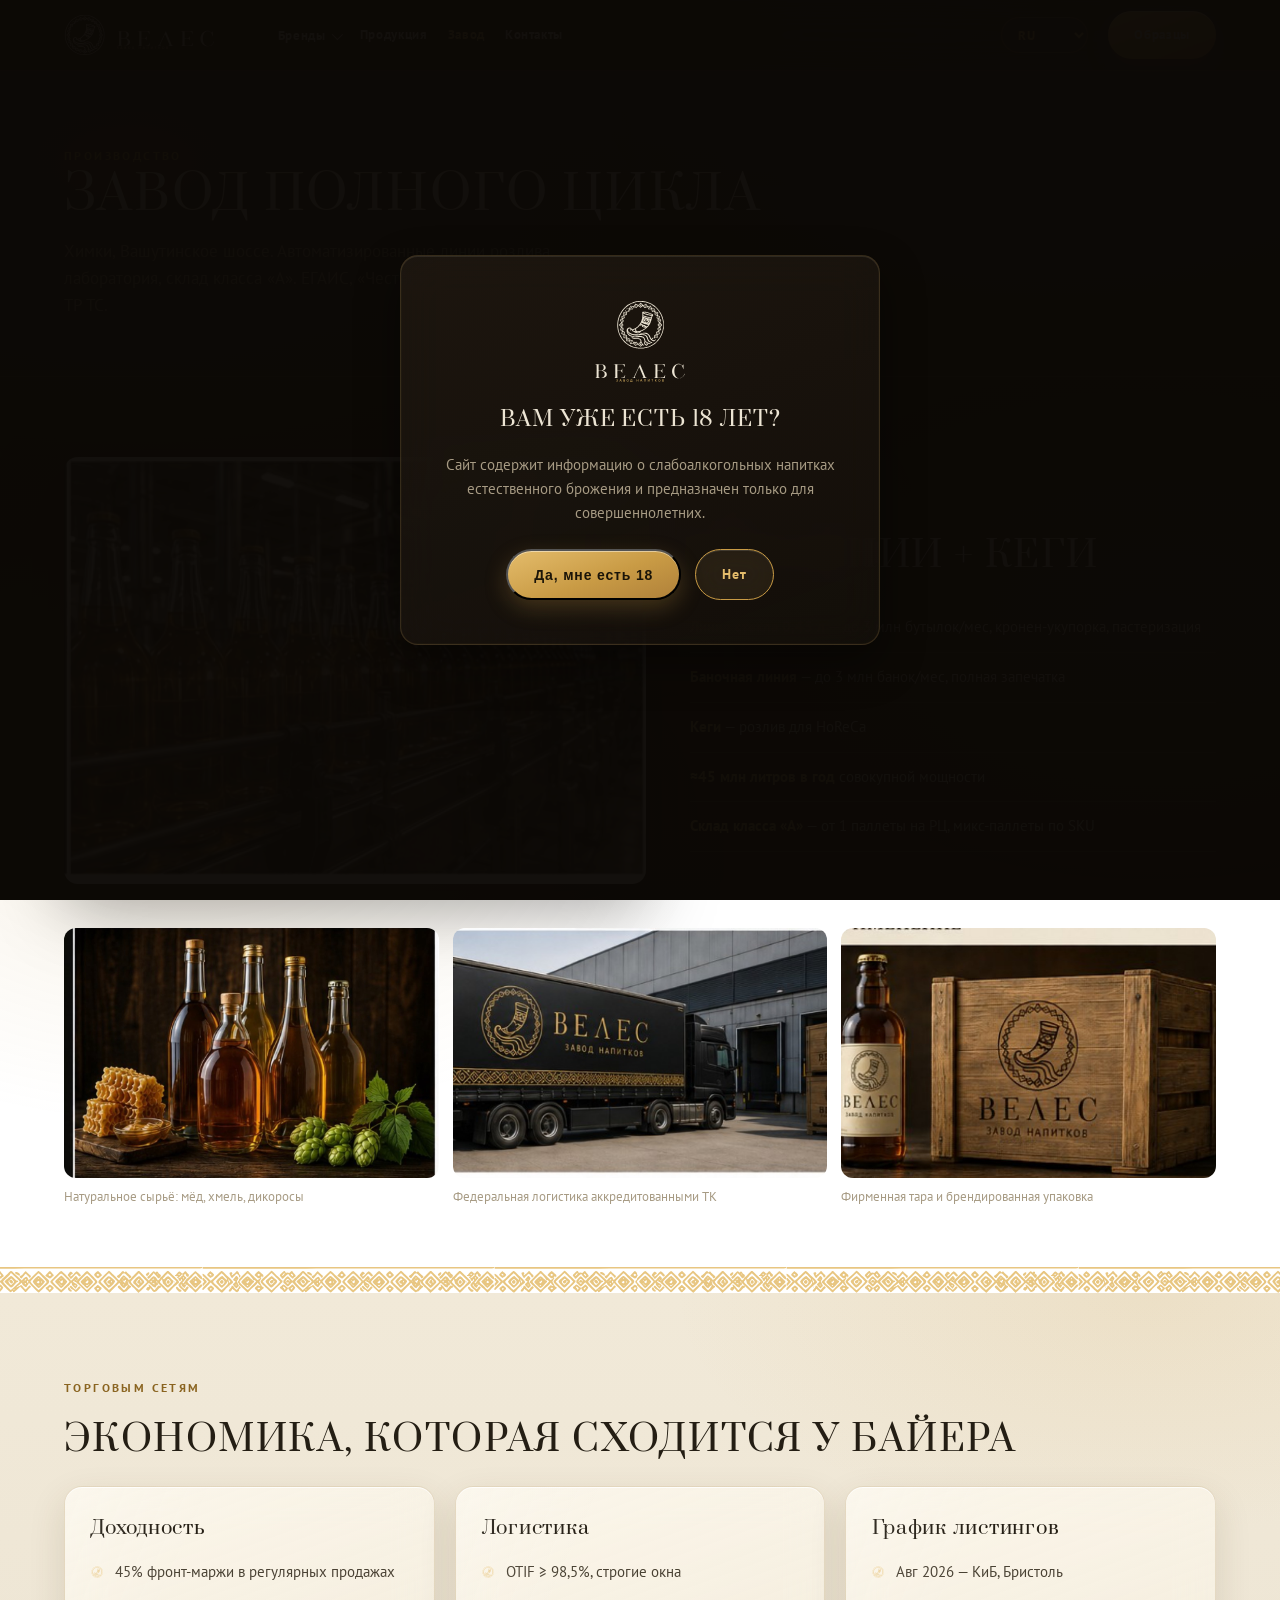
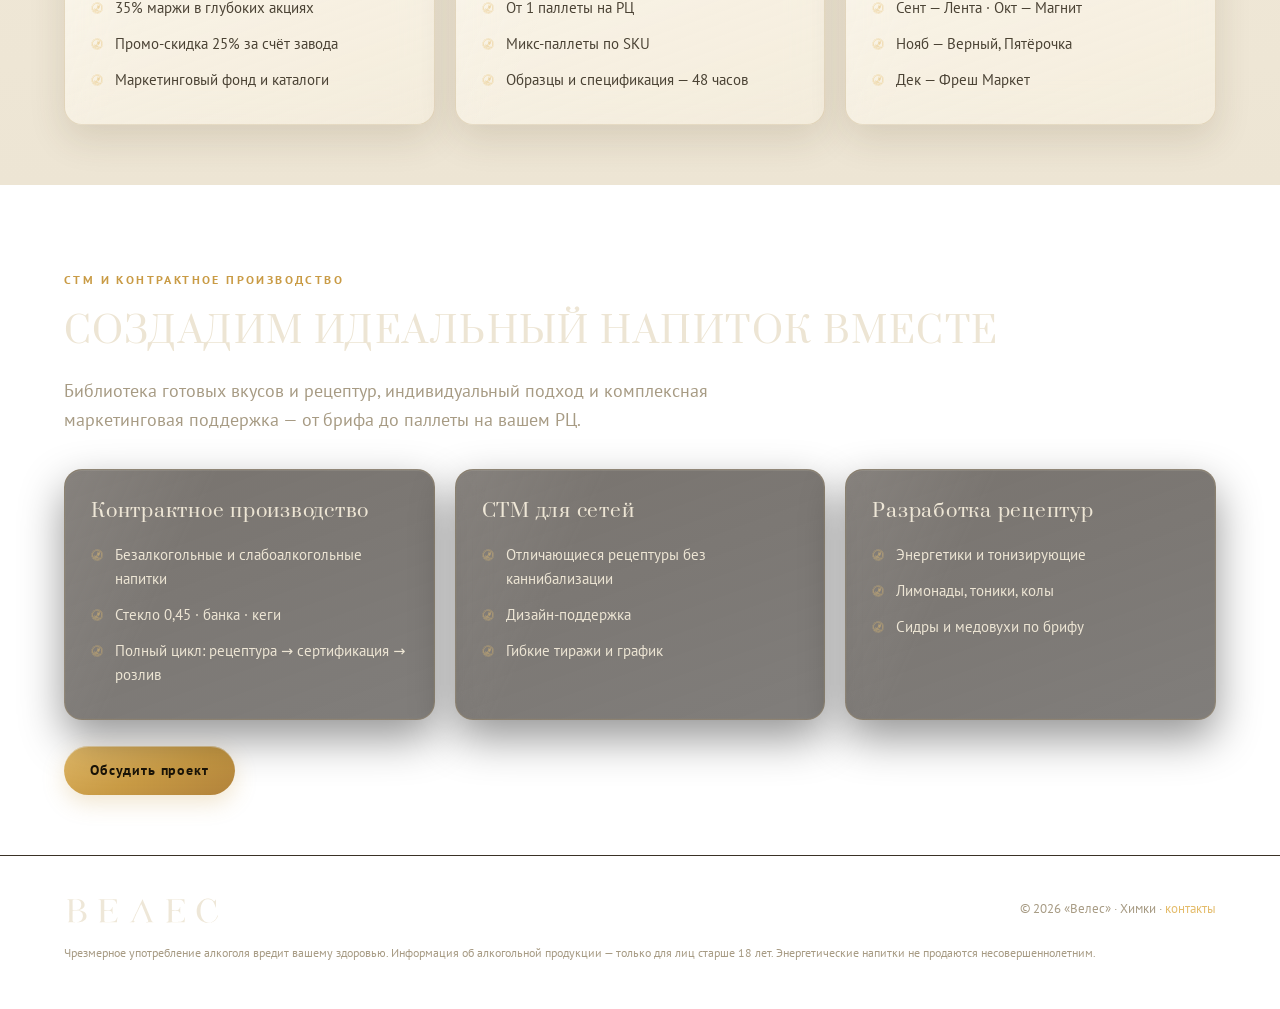
<file: zavod.html>
<!doctype html>
<html lang="ru">
<head>
<meta charset="utf-8">
<meta name="viewport" content="width=device-width, initial-scale=1">
<title>Завод и B2B | Велес</title>
<meta name="description" content="Завод «Велес» в Химках: линия стекла 0,45 л, баночная линия, кеги. Условия для сетей, HoReCa, СТМ и контрактное производство.">
<meta name="theme-color" content="#14100C">
<meta property="og:title" content="Завод и B2B | Велес">
<meta property="og:image" content="og-image.png">
<link rel="icon" href="favicon.ico" sizes="32x32">
<link rel="icon" href="favicon.svg" type="image/svg+xml">
<link rel="apple-touch-icon" href="apple-touch-icon.png">
<link rel="manifest" href="site.webmanifest">
<link rel="preconnect" href="https://fonts.googleapis.com">
<link rel="stylesheet" href="https://fonts.googleapis.com/css2?family=Prata&family=PT+Sans:wght@400;700&display=swap">
<link rel="stylesheet" href="colors.css">
<link rel="stylesheet" href="typography.css">
<link rel="stylesheet" href="style.css">
</head>
<body>
<div id="age" class="hidden">
  <div class="box glass">
    <img src="logo-primary.svg" alt="ВЕЛЕС — завод напитков">
    <h2 style="font-size:21px" data-i18n="age.t">Вам уже есть 18 лет?</h2>
    <p data-i18n="age.p">Сайт содержит информацию о слабоалкогольных напитках естественного брожения и предназначен только для совершеннолетних.</p>
    <div class="row">
      <button class="btn" onclick="document.getElementById('age').classList.add('hidden');localStorage.setItem('veles18','y')" data-i18n="age.yes">Да, мне есть 18</button>
      <a class="btn ghost" href="https://ya.ru" data-i18n="age.no">Нет</a>
    </div>
  </div>
</div>
<script>if(localStorage.getItem('veles18')!=='y'){document.getElementById('age').classList.remove('hidden');}</script>
<nav>
  <div class="wrap">
    <a href="index.html"><img class="lg" src="logo-horizontal.svg" alt="ВЕЛЕС — завод напитков"></a>
    <div class="dd">
      <a class="nl" href="legendy.html" data-i18n="nav.brands">Бренды</a>
      <div class="ddm">
        <a href="parma.html" data-i18n="nav.parma">ПАРМА</a>
        <a href="a-live.html" data-i18n="nav.alive">A-LIVE</a>
        <a href="l-essence.html" data-i18n="nav.less">L'ESSENCE</a>
        <div class="sep"></div>
        <a href="legendy.html" data-i18n="nav.leg">Легенды России</a>
      </div>
    </div>
    <a class="nl" href="produkciya.html" data-i18n="nav.prod">Продукция</a>
    <a class="nl on" href="zavod.html" data-i18n="nav.plant">Завод</a>
    <a class="nl" href="kontakty.html" data-i18n="nav.cont">Контакты</a>
    <select id="langsel" class="langsel" aria-label="Language"></select>
    <a class="nl cta btn" href="kontakty.html" data-i18n="nav.cta">Образцы</a>
  </div>
</nav>
<div class="hero-page"><div class="wrap"><span class="label">Производство</span><h1>Завод полного цикла</h1><p class="sub">Химки, Вашутинское шоссе. Автоматизированные линии розлива, лаборатория, склад класса «А». ЕГАИС, «Честный знак», сертификация ТР ТС.</p></div></div>
<section>
  <div class="wrap">
    <div class="split">
      <figure class="ph"><img src="photo-line.jpg" alt="Линия розлива"></figure>
      <div>
        <span class="label">Мощности</span>
        <h2>Две линии + кеги</h2>
        <ul class="speclist">
          <li><span><b>Линия стекла 0,45 л</b> — до 3 млн бутылок/мес, кронен-укупорка, пастеризация</span></li>
          <li><span><b>Баночная линия</b> — до 3 млн банок/мес, полная запечатка</span></li>
          <li><span><b>Кеги</b> — розлив для HoReCa</span></li>
          <li><span><b>≈45 млн литров в год</b> совокупной мощности</span></li>
          <li><span><b>Склад класса «А»</b> — от 1 паллеты на РЦ, микс-паллеты по SKU</span></li>
        </ul>
      </div>
    </div>
    <div class="gal" style="margin-top:44px">
      <figure><img src="photo-bottles.jpg" alt="Сырьё"><figcaption>Натуральное сырьё: мёд, хмель, дикоросы</figcaption></figure>
      <figure><img src="photo-truck.jpg" alt="Логистика"><figcaption>Федеральная логистика аккредитованными ТК</figcaption></figure>
      <figure><img src="photo-crate.jpg" alt="Тара"><figcaption>Фирменная тара и брендированная упаковка</figcaption></figure>
    </div>
  </div>
</section>
<div class="orn"></div>
<section class="light">
  <div class="wrap">
    <span class="label">Торговым сетям</span>
    <h2>Экономика, которая сходится у байера</h2>
    <div class="grid3">
      <div class="card"><h3>Доходность</h3><ul>
        <li>45% фронт-маржи в регулярных продажах</li><li>35% маржи в глубоких акциях</li>
        <li>Промо-скидка 25% за счёт завода</li><li>Маркетинговый фонд и каталоги</li></ul></div>
      <div class="card"><h3>Логистика</h3><ul>
        <li>OTIF ≥ 98,5%, строгие окна</li><li>От 1 паллеты на РЦ</li>
        <li>Микс-паллеты по SKU</li><li>Образцы и спецификация — 48 часов</li></ul></div>
      <div class="card"><h3>График листингов</h3><ul>
        <li>Авг 2026 — КиБ, Бристоль</li><li>Сент — Лента · Окт — Магнит</li>
        <li>Нояб — Верный, Пятёрочка</li><li>Дек — Фреш Маркет</li></ul></div>
    </div>
  </div>
</section>
<section>
  <div class="wrap">
    <span class="label">СТМ и контрактное производство</span>
    <h2>Создадим идеальный напиток вместе</h2>
    <p class="lead">Библиотека готовых вкусов и рецептур, индивидуальный подход и комплексная маркетинговая поддержка — от брифа до паллеты на вашем РЦ.</p>
    <div class="grid3">
      <div class="card"><h3>Контрактное производство</h3><ul>
        <li>Безалкогольные и слабоалкогольные напитки</li><li>Стекло 0,45 · банка · кеги</li><li>Полный цикл: рецептура → сертификация → розлив</li></ul></div>
      <div class="card"><h3>СТМ для сетей</h3><ul>
        <li>Отличающиеся рецептуры без каннибализации</li><li>Дизайн-поддержка</li><li>Гибкие тиражи и график</li></ul></div>
      <div class="card"><h3>Разработка рецептур</h3><ul>
        <li>Энергетики и тонизирующие</li><li>Лимонады, тоники, колы</li><li>Сидры и медовухи по брифу</li></ul></div>
    </div>
    <p style="margin-top:26px"><a class="btn" href="kontakty.html">Обсудить проект</a></p>
  </div>
</section>
<footer>
  <div class="wrap">
    <img src="logo-wordmark.svg" alt="ВЕЛЕС">
    <span>© 2026 «Велес» · Химки · <a href="kontakty.html">контакты</a></span>
    <span class="note18" data-i18n="ft.warn">Чрезмерное употребление алкоголя вредит вашему здоровью. Информация об алкогольной продукции — только для лиц старше 18 лет. Энергетические напитки не продаются несовершеннолетним.</span>
  </div>
</footer>
<script src="i18n.js" defer></script>
</body>
</html>
</file>
<file: colors.css>
/* ВЕЛЕС — colour tokens */
:root {
  --v-dark-oak: #14100C; /* Тёмный дуб */
  --v-gold: #C99B45; /* Золото */
  --v-light-gold: #E4BC6B; /* Светлое золото */
  --v-wormwood: #A79B84; /* Полынь */
  --v-linen: #EDE5D4; /* Лён */
  --v-cinnabar: #C0564A; /* Киноварь */

  /* roles */
  --v-primary: var(--v-gold);
  --v-accent: var(--v-light-gold);
  --v-bg: var(--v-dark-oak);
  --v-fg: var(--v-linen);
  --v-mono: var(--v-wormwood);
  --v-light: var(--v-linen);
  --brand-accent: var(--v-light-gold);
}

[data-theme='dark'] {
  --v-bg: var(--v-dark-oak);
  --v-fg: var(--v-linen);
}
</file>
<file: typography.css>
/* ВЕЛЕС — typography */
@import url("https://fonts.googleapis.com/css2?family=Prata:ital,wght@0,400&family=PT+Sans:ital,wght@0,400;0,700&display=swap");

:root {
  --v-font-display: "Prata", Georgia, serif;
  --v-font-text: "PT Sans", system-ui, -apple-system, sans-serif;
}

body { font-family: var(--v-font-text); }

.v-h1 { font-family: var(--v-font-display); font-size: clamp(2rem, 5vw, 4rem);
  letter-spacing: .04em; text-transform: uppercase; line-height: 1.05; }
.v-h2 { font-family: var(--v-font-display); font-size: clamp(1.5rem, 3vw, 2.5rem);
  letter-spacing: .04em; text-transform: uppercase; }
.v-label { font-family: var(--v-font-text); font-weight: 600; font-size: .75rem;
  letter-spacing: .18em; text-transform: uppercase; color: var(--brand-accent); }
.v-tagline { font-family: var(--v-font-text); font-weight: 500; font-size: .95rem;
  letter-spacing: .22em; text-transform: uppercase; }
.v-body { font-family: var(--v-font-text); font-size: 1rem; line-height: 1.65; }
.v-rule { height: 1px; background: currentColor; opacity: .25; }
</file>
<file: style.css>
/* ВЕЛЕС — общие стили мультистраничного сайта */
*{box-sizing:border-box;margin:0;padding:0}
html{scroll-behavior:smooth}
body{background:var(--v-bg);color:var(--v-fg);font-family:var(--v-font-text);font-size:16.5px;line-height:1.65}
img{max-width:100%;display:block}
a{color:var(--v-accent);text-decoration:none}
.wrap{max-width:1200px;margin:0 auto;padding:0 24px}
.label{font-weight:700;font-size:12px;letter-spacing:.2em;text-transform:uppercase;color:var(--v-gold)}
h1,h2,h3{font-family:var(--v-font-display);font-weight:400;letter-spacing:.04em;text-wrap:balance}
h1{font-size:clamp(28px,4.2vw,48px);text-transform:uppercase;line-height:1.12}
h2{font-size:clamp(24px,3vw,36px);text-transform:uppercase;margin:10px 0 16px}
h3{font-size:19px;margin-bottom:10px}
.lead{color:var(--v-mono);max-width:68ch;margin-bottom:34px;font-size:17.5px}
.btn{display:inline-flex;align-items:center;gap:10px;font-weight:700;font-size:14px;letter-spacing:.06em;padding:13px 26px;border-radius:999px;background:var(--v-gold);color:#1A1408;transition:background .2s}
.btn:hover{background:var(--v-accent)}
.btn.ghost{background:transparent;border:1.5px solid var(--v-gold);color:var(--v-accent)}
.ic{width:18px;height:18px;stroke:currentColor;fill:none;stroke-width:2;stroke-linecap:round;stroke-linejoin:round}
.ic-lg{width:30px;height:30px;stroke:var(--v-gold);fill:none;stroke-width:1.7;stroke-linecap:round;stroke-linejoin:round}
.orn{height:26px;background:url("ornament-band.svg") center/auto 100% repeat-x;opacity:.85}
nav{position:sticky;top:0;z-index:60;background:rgba(20,16,12,.94);backdrop-filter:blur(10px);border-bottom:1px solid #3A3226}
nav .wrap{display:flex;align-items:center;gap:20px;height:70px;flex-wrap:nowrap}
nav img.lg{height:42px;width:auto}
nav a.nl{font-size:13px;font-weight:700;letter-spacing:.05em;color:var(--v-fg);white-space:nowrap}
nav a.nl:hover,nav a.nl.on{color:var(--v-accent)}
nav .cta{margin-left:auto;white-space:nowrap}
section{padding:80px 0 60px}
.light{background:var(--v-linen);color:#241E14}
.light .lead{color:#6E6353}
.light h1,.light h2{color:#241E14}
.light .label{color:#8A6420}
.hero-page{border-bottom:1px solid #3A3226;position:relative;overflow:hidden}
.hero-page::before{content:none}
.hero-page .wrap{position:relative;padding:70px 24px 56px}
.hero-page .sub{color:var(--v-mono);max-width:60ch;margin-top:16px}
.slogan{font-family:var(--v-font-display);color:var(--v-accent);font-size:clamp(17px,2vw,22px);letter-spacing:.06em;margin-top:14px}
.split{display:grid;grid-template-columns:1.05fr .95fr;gap:44px;align-items:center}
@media(max-width:900px){.split{grid-template-columns:1fr}}
.ph{border-radius:14px;overflow:hidden;box-shadow:0 24px 70px rgba(0,0,0,.35)}
.grid3{display:grid;grid-template-columns:repeat(3,1fr);gap:20px}
@media(max-width:900px){.grid3{grid-template-columns:1fr}}
.grid2{display:grid;grid-template-columns:1fr 1fr;gap:20px}
@media(max-width:800px){.grid2{grid-template-columns:1fr}}
.card{background:#1E1812;border:1px solid #3A3226;border-radius:14px;padding:26px}
.light .card{background:#F6F0E2;border-color:#D9CDB4}
.light .card h3{color:#241E14}
.light .card li,.light .card p{color:#4A4234}
.card ul{list-style:none;margin-top:8px}
.card li{font-size:14.5px;padding:6px 0 6px 24px;position:relative}
.card li::before{content:"";position:absolute;left:0;top:12px;width:12px;height:12px;background:url("logo-mark.svg") center/contain no-repeat;opacity:.8}
/* SKU-карточки */
.skus{display:grid;grid-template-columns:repeat(3,1fr);gap:22px}
@media(max-width:900px){.skus{grid-template-columns:1fr}}
.sku-card{background:#1E1812;border:1px solid #3A3226;border-radius:14px;overflow:hidden;display:flex;flex-direction:column}
.light .sku-card{background:#FDFAF2;border-color:#D9CDB4}
.sku-card .ph2 img{width:100%;height:300px;object-fit:cover;object-position:center}
.sku-card .tx{padding:18px;flex:1;display:flex;flex-direction:column;gap:8px}
.sku-card h3{color:var(--v-accent);letter-spacing:.06em}
.light .sku-card h3{color:#8A6420}
.sku-card .cat{font-size:11.5px;font-weight:700;letter-spacing:.14em;text-transform:uppercase;color:var(--v-mono)}
.sku-card p{font-size:14px;opacity:.92}
.light .sku-card p{color:#4A4234}
.sku-card .meta{font-size:12.5px;color:var(--v-mono);margin-top:auto;padding-top:8px;border-top:1px dashed #3A3226}
/* спец-таблица */
.spec{width:100%;border-collapse:collapse;font-size:14px;margin:20px 0}
.spec th{text-align:left;font-size:11.5px;letter-spacing:.08em;text-transform:uppercase;color:var(--v-mono);border-bottom:2px solid #3A3226;padding:9px 10px;font-weight:700}
.spec td{border-bottom:1px solid #3A3226;padding:9px 10px;vertical-align:top}
.light .spec th{color:#8A6420;border-color:#D9CDB4}
.light .spec td{border-color:#E4DAC4;color:#4A4234}
.spec td.num{font-variant-numeric:tabular-nums;white-space:nowrap}
.tablewrap{overflow-x:auto}
/* бренды-карточки (легенды) */
.brands{display:grid;grid-template-columns:repeat(4,1fr);gap:22px}
@media(max-width:1000px){.brands{grid-template-columns:repeat(2,1fr)}}
@media(max-width:560px){.brands{grid-template-columns:1fr}}
.bcard{background:#1E1812;border:1px solid #3A3226;border-radius:14px;overflow:hidden;display:flex;flex-direction:column;transition:transform .25s,border-color .25s}
.bcard:hover{transform:translateY(-4px);border-color:var(--v-gold)}
.bcard .ph3{position:relative;background:#0E0B08}
.bcard .ph3 img{width:100%;height:320px;object-fit:cover;object-position:center 18%}
.badge{position:absolute;margin:12px;font-size:10.5px;font-weight:700;letter-spacing:.1em;padding:4px 10px;border-radius:999px;background:rgba(20,16,12,.85);color:var(--v-accent);border:1px solid var(--v-gold)}
.bcard .tx{padding:18px;display:flex;flex-direction:column;gap:8px;flex:1}
.bcard h3{font-size:19px;letter-spacing:.06em;color:var(--v-accent)}
.bcard .cat{font-size:11.5px;font-weight:700;letter-spacing:.14em;text-transform:uppercase;color:var(--v-mono)}
.bcard p{font-size:14px;opacity:.92}
.bcard .sku{font-size:12px;color:var(--v-mono);margin-top:auto;padding-top:8px;border-top:1px dashed #3A3226}
.strip{background:#1E1812;border-bottom:1px solid #3A3226}
.strip .wrap{display:grid;grid-template-columns:repeat(4,1fr);gap:24px;padding:26px 24px}
.strip .v{display:flex;gap:14px;align-items:flex-start}
.strip img{width:40px;height:40px;flex:none}
.strip b{font-family:var(--v-font-display);font-weight:400;font-size:17px;letter-spacing:.04em;display:block;color:var(--v-accent)}
.strip span{font-size:13px;color:var(--v-mono)}
@media(max-width:900px){.strip .wrap{grid-template-columns:repeat(2,1fr)}}
.speclist{list-style:none;margin-top:18px}
.speclist li{display:flex;gap:14px;align-items:flex-start;padding:12px 0;border-bottom:1px solid #3A3226;font-size:15px}
.speclist .ic-lg{flex:none;margin-top:2px}
.speclist b{color:var(--v-accent)}
.gal{display:grid;grid-template-columns:repeat(3,1fr);gap:14px}
@media(max-width:800px){.gal{grid-template-columns:1fr}}
.gal img{border-radius:12px;height:250px;width:100%;object-fit:cover}
.gal figcaption{font-size:12.5px;color:var(--v-mono);margin-top:8px}
.person{margin:14px 0;font-size:16px}
.person a{font-variant-numeric:tabular-nums}
.requisites{font-size:12.5px;color:var(--v-mono);margin-top:24px;line-height:1.7}
footer{border-top:1px solid #3A3226;padding:34px 0 46px;font-size:12.5px;color:var(--v-mono)}
footer .wrap{display:flex;flex-wrap:wrap;gap:18px 40px;align-items:center;justify-content:space-between}
footer img{height:36px;width:auto;opacity:.9}
.note18{font-size:11.5px;color:var(--v-mono)}
#age{position:fixed;inset:0;z-index:100;background:rgba(12,9,6,.97);display:flex;align-items:center;justify-content:center;padding:20px}
#age .box{background:#1E1812;border:1px solid var(--v-gold);border-radius:16px;max-width:480px;padding:44px 38px;text-align:center}
#age img{width:150px;margin:0 auto 20px}
#age p{font-size:14.5px;color:var(--v-mono);margin:14px 0 24px}
#age .row{display:flex;gap:14px;justify-content:center}
.hidden{display:none!important}
.breadcrumb{font-size:12.5px;color:var(--v-mono);margin-bottom:14px}
.breadcrumb a{color:var(--v-mono)}
.breadcrumb a:hover{color:var(--v-accent)}

/* ===== LIQUID GLASS ===== */
html{background:linear-gradient(180deg,#171310,#14100C 60%,#100D0A) fixed}
body{background:none}
/* «живая вода» — медленно текущие световые волны за стеклом */
body::before,body::after{
  content:"";position:fixed;z-index:-1;left:-30%;top:-30%;width:160%;height:160%;
  pointer-events:none;will-change:transform;
}
body::before{
  background:
    radial-gradient(38% 30% at 25% 30%, rgba(201,155,69,.17), transparent 70%),
    radial-gradient(30% 26% at 75% 62%, rgba(192,86,74,.09), transparent 70%),
    radial-gradient(24% 20% at 55% 18%, rgba(228,188,107,.09), transparent 70%);
  animation:vflowA 27s ease-in-out infinite alternate;
}
body::after{
  background:
    radial-gradient(32% 26% at 70% 24%, rgba(167,155,132,.10), transparent 70%),
    radial-gradient(36% 30% at 28% 76%, rgba(201,155,69,.13), transparent 70%),
    radial-gradient(20% 18% at 50% 55%, rgba(228,188,107,.06), transparent 70%);
  animation:vflowB 37s ease-in-out infinite alternate;
}
@keyframes vflowA{
  0%{transform:translate(-4%,-3%) rotate(-5deg) scale(1)}
  45%{transform:translate(3%,4%) rotate(2deg) scale(1.1)}
  100%{transform:translate(-2%,6%) rotate(-2deg) scale(1.04)}
}
@keyframes vflowB{
  0%{transform:translate(4%,3%) rotate(4deg) scale(1.06)}
  55%{transform:translate(-3%,-2%) rotate(-3deg) scale(1)}
  100%{transform:translate(2%,-5%) rotate(1deg) scale(1.1)}
}
@media(prefers-reduced-motion:reduce){body::before,body::after{animation:none}}
.glass, .card, .sku-card, .bcard, #age .box, .typo, .sym{
  background: linear-gradient(160deg, rgba(38,30,22,.62), rgba(24,19,14,.55)) !important;
  -webkit-backdrop-filter: blur(22px) saturate(1.35);
  backdrop-filter: blur(22px) saturate(1.35);
  border: 1px solid rgba(228,188,107,.16) !important;
  box-shadow: inset 0 1px 0 rgba(255,255,255,.07), inset 0 0 0 .5px rgba(228,188,107,.05), 0 18px 44px rgba(0,0,0,.42);
  border-radius: 18px;
}
.bcard:hover, .sku-card:hover{border-color: rgba(228,188,107,.45)!important; box-shadow: inset 0 1px 0 rgba(255,255,255,.1), 0 26px 60px rgba(0,0,0,.5)}
nav{
  background: rgba(20,16,12,.55);
  -webkit-backdrop-filter: blur(26px) saturate(1.5);
  backdrop-filter: blur(26px) saturate(1.5);
  border-bottom:1px solid rgba(228,188,107,.14);
}
.btn{
  background: linear-gradient(160deg, #E4BC6B, #C99B45 55%, #B0813A);
  box-shadow: inset 0 1px 0 rgba(255,255,255,.45), 0 8px 22px rgba(201,155,69,.25);
}
.btn:hover{background: linear-gradient(160deg,#F0CC80,#D9AC55 55%,#C08B40)}
.btn.ghost{
  background: rgba(228,188,107,.08);
  -webkit-backdrop-filter: blur(14px);
  backdrop-filter: blur(14px);
  box-shadow: inset 0 1px 0 rgba(255,255,255,.12);
}
.strip{
  background: rgba(30,24,18,.5);
  -webkit-backdrop-filter: blur(20px) saturate(1.3);
  backdrop-filter: blur(20px) saturate(1.3);
  border-top:1px solid rgba(228,188,107,.12);
}
/* светлые секции — матовое стекло на льне */
.light{
  background:
    radial-gradient(800px 400px at 90% 0%, rgba(201,155,69,.12), transparent 60%),
    linear-gradient(180deg,#F1E9D8,#EDE5D4);
}
.light .card, .light .sku-card{
  background: linear-gradient(160deg, rgba(255,252,244,.72), rgba(246,240,226,.6)) !important;
  -webkit-backdrop-filter: blur(18px) saturate(1.2);
  backdrop-filter: blur(18px) saturate(1.2);
  border:1px solid rgba(138,100,32,.18) !important;
  box-shadow: inset 0 1px 0 rgba(255,255,255,.8), 0 14px 36px rgba(76,58,22,.14);
}
.hero-page::before{opacity:.07}
.spec{border-radius:14px;overflow:hidden}
.spec th{background:rgba(30,24,18,.4)}
.light .spec th{background:rgba(255,252,244,.6)}
/* блик по верхней грани панелей */
.card, .sku-card, .bcard{position:relative}
.card::after, .sku-card::after, .bcard::after{
  content:"";position:absolute;inset:0;border-radius:inherit;pointer-events:none;
  background:linear-gradient(115deg, rgba(255,255,255,.10), transparent 32%);
}

/* ===== HERO SLIDER (volksbrau-style) ===== */
.slider{position:relative;min-height:86vh;overflow:hidden;border-bottom:1px solid rgba(228,188,107,.14)}
.slide{position:absolute;inset:0;opacity:0;transition:opacity .9s ease;pointer-events:none;display:flex;align-items:center}
.slide.on{opacity:1;pointer-events:auto}
.slide.bgslide{background-size:cover;background-position:center}
.slide.bgslide::before{content:"";position:absolute;inset:0;background:linear-gradient(180deg,rgba(20,16,12,.35) 0%,rgba(20,16,12,.15) 40%,rgba(16,12,9,.88) 100%)}
.slide .caption{position:relative;z-index:2;align-self:flex-end;padding:0 0 90px;max-width:640px}
.slide .caption h2{font-size:clamp(30px,4.5vw,52px);margin:0 0 12px;color:#fff;text-transform:uppercase}
.slide .caption h2 sup{font-size:.45em}
.slide .caption p{color:rgba(238,229,212,.92);font-size:16.5px;max-width:56ch;margin-bottom:22px;text-shadow:0 1px 12px rgba(0,0,0,.5)}
.slidebars{position:absolute;left:0;right:0;bottom:34px;z-index:5;display:flex;gap:14px;padding:0 24px;max-width:1200px;margin:0 auto}
.sbar{flex:1;height:3px;background:rgba(238,229,212,.25);border-radius:2px;cursor:pointer;overflow:hidden}
.sbar i{display:block;height:100%;width:0;background:var(--v-gold)}
.sbar.on i{width:100%;transition:width 7s linear}
.sarrow{position:absolute;top:50%;transform:translateY(-50%);z-index:6;width:46px;height:46px;border-radius:50%;
  background:rgba(30,24,18,.5);-webkit-backdrop-filter:blur(14px);backdrop-filter:blur(14px);
  border:1px solid rgba(228,188,107,.25);color:var(--v-accent);font-size:20px;display:flex;align-items:center;justify-content:center;cursor:pointer;user-select:none}
.sarrow:hover{background:rgba(201,155,69,.3)}
.sarrow.prev{left:18px}.sarrow.next{right:18px}
@media(max-width:700px){.sarrow{display:none}}
/* язык */
.langsel{margin-left:auto;background:rgba(228,188,107,.1);color:var(--v-accent);border:1px solid rgba(228,188,107,.3);
  border-radius:999px;padding:8px 12px;font-family:var(--v-font-text);font-weight:700;font-size:12.5px;letter-spacing:.05em;cursor:pointer;
  -webkit-backdrop-filter:blur(10px);backdrop-filter:blur(10px)}
.langsel option{background:#1E1812;color:#EDE5D4}
nav .cta{margin-left:0}
html[dir="rtl"] .slide .caption{margin-left:auto}

/* ===== выпадающее меню «Бренды» ===== */
.dd{position:relative}
.dd>a.nl{display:inline-flex;align-items:center;gap:6px}
.dd>a.nl::after{content:"";width:7px;height:7px;border-right:1.6px solid currentColor;border-bottom:1.6px solid currentColor;transform:rotate(45deg) translateY(-2px)}
.ddm{position:absolute;top:calc(100% + 10px);left:-14px;min-width:220px;display:none;flex-direction:column;padding:10px;
  background:rgba(30,24,18,.85);-webkit-backdrop-filter:blur(24px) saturate(1.4);backdrop-filter:blur(24px) saturate(1.4);
  border:1px solid rgba(228,188,107,.2);border-radius:14px;box-shadow:0 20px 50px rgba(0,0,0,.5)}
.ddm::before{content:"";position:absolute;left:0;right:0;top:-12px;height:12px}
.dd:hover .ddm,.dd:focus-within .ddm,.dd.open .ddm{display:flex}
.ddm a{padding:10px 14px;border-radius:9px;font-size:13.5px;font-weight:700;color:var(--v-fg);white-space:nowrap}
.ddm a:hover{background:rgba(201,155,69,.15);color:var(--v-accent)}
.ddm .sep{height:1px;background:rgba(228,188,107,.15);margin:6px 8px}
nav .wrap{overflow:visible}

/* ===== вырезанные продукты на стекле ===== */
.cutbox{display:flex;align-items:flex-end;justify-content:center;height:300px;padding:26px 18px 6px;
  background:radial-gradient(120% 95% at 50% 0%,rgba(201,155,69,.16),rgba(24,19,14,0) 62%),
    linear-gradient(160deg,rgba(38,30,22,.5),rgba(24,19,14,.42));
  -webkit-backdrop-filter:blur(18px) saturate(1.3);backdrop-filter:blur(18px) saturate(1.3)}
.cutbox img{max-height:100%;max-width:100%;width:auto;object-fit:contain;
  filter:drop-shadow(0 20px 34px rgba(0,0,0,.55))}
.cutbox.tall{height:420px}
figure.ph.cut{box-shadow:none;background:radial-gradient(120% 95% at 50% 0%,rgba(201,155,69,.14),rgba(24,19,14,0) 62%);
  display:flex;align-items:center;justify-content:center;padding:20px}
figure.ph.cut img{filter:drop-shadow(0 22px 40px rgba(0,0,0,.55));max-height:520px;width:auto;margin:0 auto}
.slsplit{display:grid;grid-template-columns:1.05fr .95fr;gap:36px;align-items:center;padding:48px 24px;position:relative;z-index:2}
.slsplit .caption{align-self:center;padding:0}
.slimg img{max-height:62vh;width:auto;margin:0 auto;filter:drop-shadow(0 28px 50px rgba(0,0,0,.6))}
@media(max-width:900px){.slsplit{grid-template-columns:1fr;padding:50px 24px}.slimg img{max-height:38vh}}
.brandlogo{height:150px;width:auto;margin:6px 0 14px;filter:drop-shadow(0 8px 22px rgba(0,0,0,.5))}
.brandlogo.wide{height:64px}

/* ===== мобильное меню ===== */
.burger{display:none;background:rgba(228,188,107,.1);border:1px solid rgba(228,188,107,.3);color:var(--v-accent);
  border-radius:10px;width:42px;height:42px;font-size:19px;cursor:pointer;flex:none;
  -webkit-backdrop-filter:blur(10px);backdrop-filter:blur(10px)}
@media(max-width:900px){
  nav a.nl,nav .dd{display:none}
  .burger{display:block;margin-left:auto}
  nav .langsel{margin-left:0}
  nav .cta{margin-left:0}
  nav .wrap{gap:12px}
}
.mmenu{position:fixed;inset:0;z-index:90;background:rgba(16,12,9,.7);display:none}
.mmenu.open{display:block}
.mmenu .panel{position:absolute;top:0;right:0;bottom:0;width:min(320px,86vw);padding:80px 26px 30px;
  background:rgba(30,24,18,.92);-webkit-backdrop-filter:blur(28px) saturate(1.4);backdrop-filter:blur(28px) saturate(1.4);
  border-left:1px solid rgba(228,188,107,.2);display:flex;flex-direction:column;gap:4px;overflow-y:auto}
.mmenu a{padding:13px 10px;border-radius:10px;font-weight:700;font-size:15.5px;color:var(--v-fg)}
.mmenu a:hover{background:rgba(201,155,69,.15);color:var(--v-accent)}
.mmenu .grp{font-size:11px;letter-spacing:.18em;text-transform:uppercase;color:var(--v-mono);margin:14px 10px 4px}
.mmenu .x{position:absolute;top:18px;right:20px;width:40px;height:40px;border-radius:50%;border:1px solid rgba(228,188,107,.3);
  background:none;color:var(--v-accent);font-size:18px;cursor:pointer}

/* ===== fixes: карточки-вырезки, слайдер, мобильная шапка ===== */
.sku-card .ph2.cutbox img{width:auto;height:auto;max-height:100%;max-width:92%;object-fit:contain}
.slimg img.framed{border-radius:18px;box-shadow:0 30px 80px rgba(0,0,0,.55);filter:none;max-height:62vh}
@media(max-width:900px){nav .cta{display:none}}
.ph2.cutbox{height:320px}

/* фиксированная высота слайдера + компактный мобильный герой */
.slider{display:block}
@media(max-width:640px){
  #herogrid img[src="logo-primary.svg"]{display:none}
  #herogrid img[src="hero.jpg"]{max-height:34vh!important}
  #herogrid h1{font-size:26px}
  .slide .sub{font-size:15px}
}
</file>
<file: brand-kit/colors/colors.css>
/* ВЕЛЕС · Легенды России — фирменные цвета */
:root{
  --veles-bg:#14100C;          /* фон, «тёмная изба» */
  --veles-panel:#1E1812;       /* панель */
  --veles-panel-2:#282017;     /* панель приподнятая */
  --veles-gold:#C99B45;        /* золото — главный акцент */
  --veles-gold-bright:#E4BC6B; /* золото светлое (hover) */
  --veles-cream:#EDE5D4;       /* крем — основной текст */
  --veles-muted:#A79B84;       /* приглушённый текст */
  --veles-line:#3A3226;        /* линии и рамки */
  --veles-cinnabar:#C0564A;    /* киноварь — предупреждения */
  /* бренды */
  --parma-night:#14283C;    --parma-berry:#8E2D3E;
  --altai-petrol:#0E3B43;   --altai-ochre:#B3502D;
  --nart-indigo:#141F3C;    --nart-garnet:#7B1B34;
  --zhiva-deep:#0B2B4C;     --zhiva-aqua:#35C4B5;   --zhiva-gold:#F2C14E;
  --zhar-black:#0B0A0F;     --zhar-fire:#FF6A13;    --zhar-gold:#F5B301;
  --malachit-green:#0B3D2E; --malachit-copper:#B87333;
  --sampo-night:#0B1D33;    --sampo-aurora:#37C6A0; --sampo-gold:#E3A63B;
  --barguzin-blue:#0B2E4F;  --barguzin-ice:#57C4C6;
}
</file>
<file: brand-kit/typography/typography.css>
/* ВЕЛЕС · Легенды России — типографика
   Логотипы и заголовки: Prata (кириллица, антиква)
   Текст: PT Serif · Служебное/данные: PT Sans
   Техно-бренды (САМПО, БАРГУЗИН, ЖАР-ПТИЦА): Russo One */
.veles-display{font-family:'Prata',Georgia,serif;font-weight:400;letter-spacing:.05em;}
.veles-logo{font-family:'Prata',Georgia,serif;letter-spacing:.35em;text-transform:uppercase;}
.veles-body{font-family:'PT Serif',Georgia,serif;line-height:1.62;}
.veles-ui{font-family:'PT Sans',system-ui,sans-serif;}
.veles-techno{font-family:'Russo One',sans-serif;letter-spacing:.08em;}
.veles-eyebrow{font-family:'PT Sans',sans-serif;font-size:12px;font-weight:700;
  letter-spacing:.22em;text-transform:uppercase;color:var(--veles-gold);}
</file>
